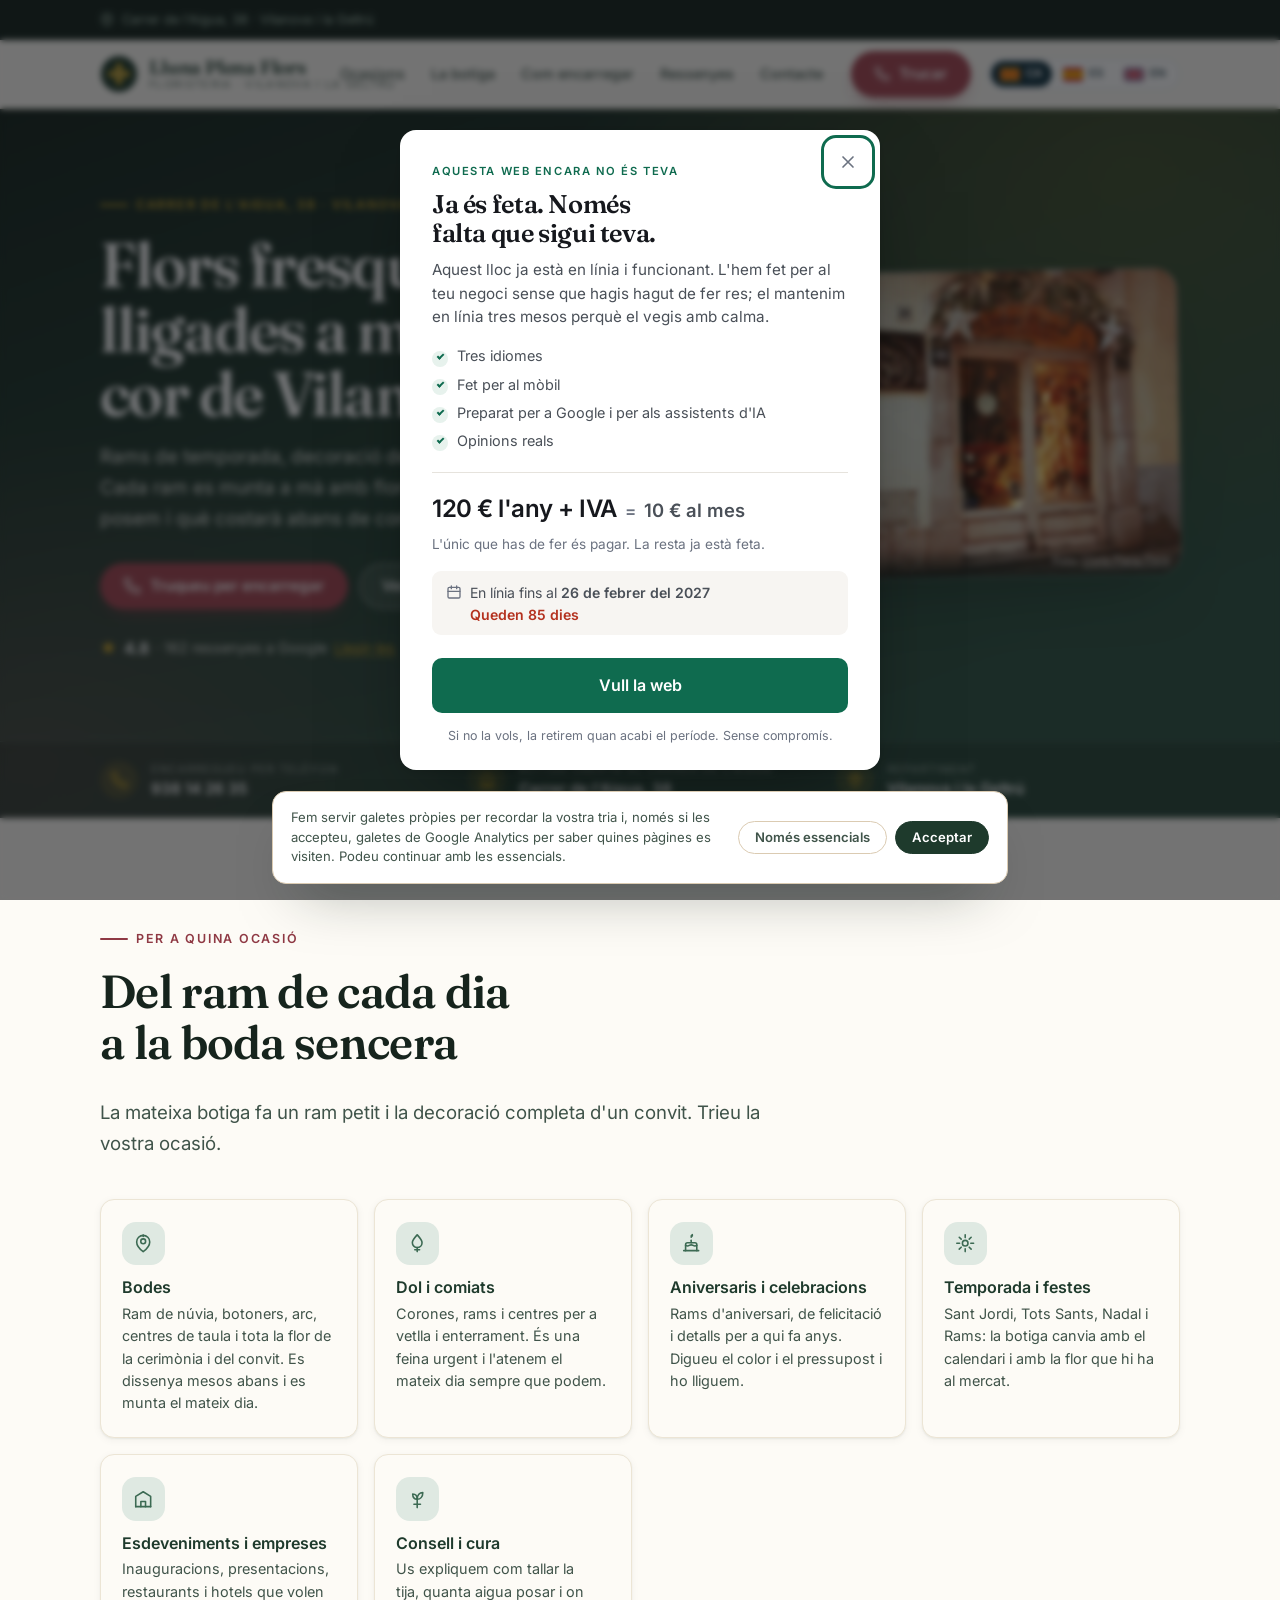
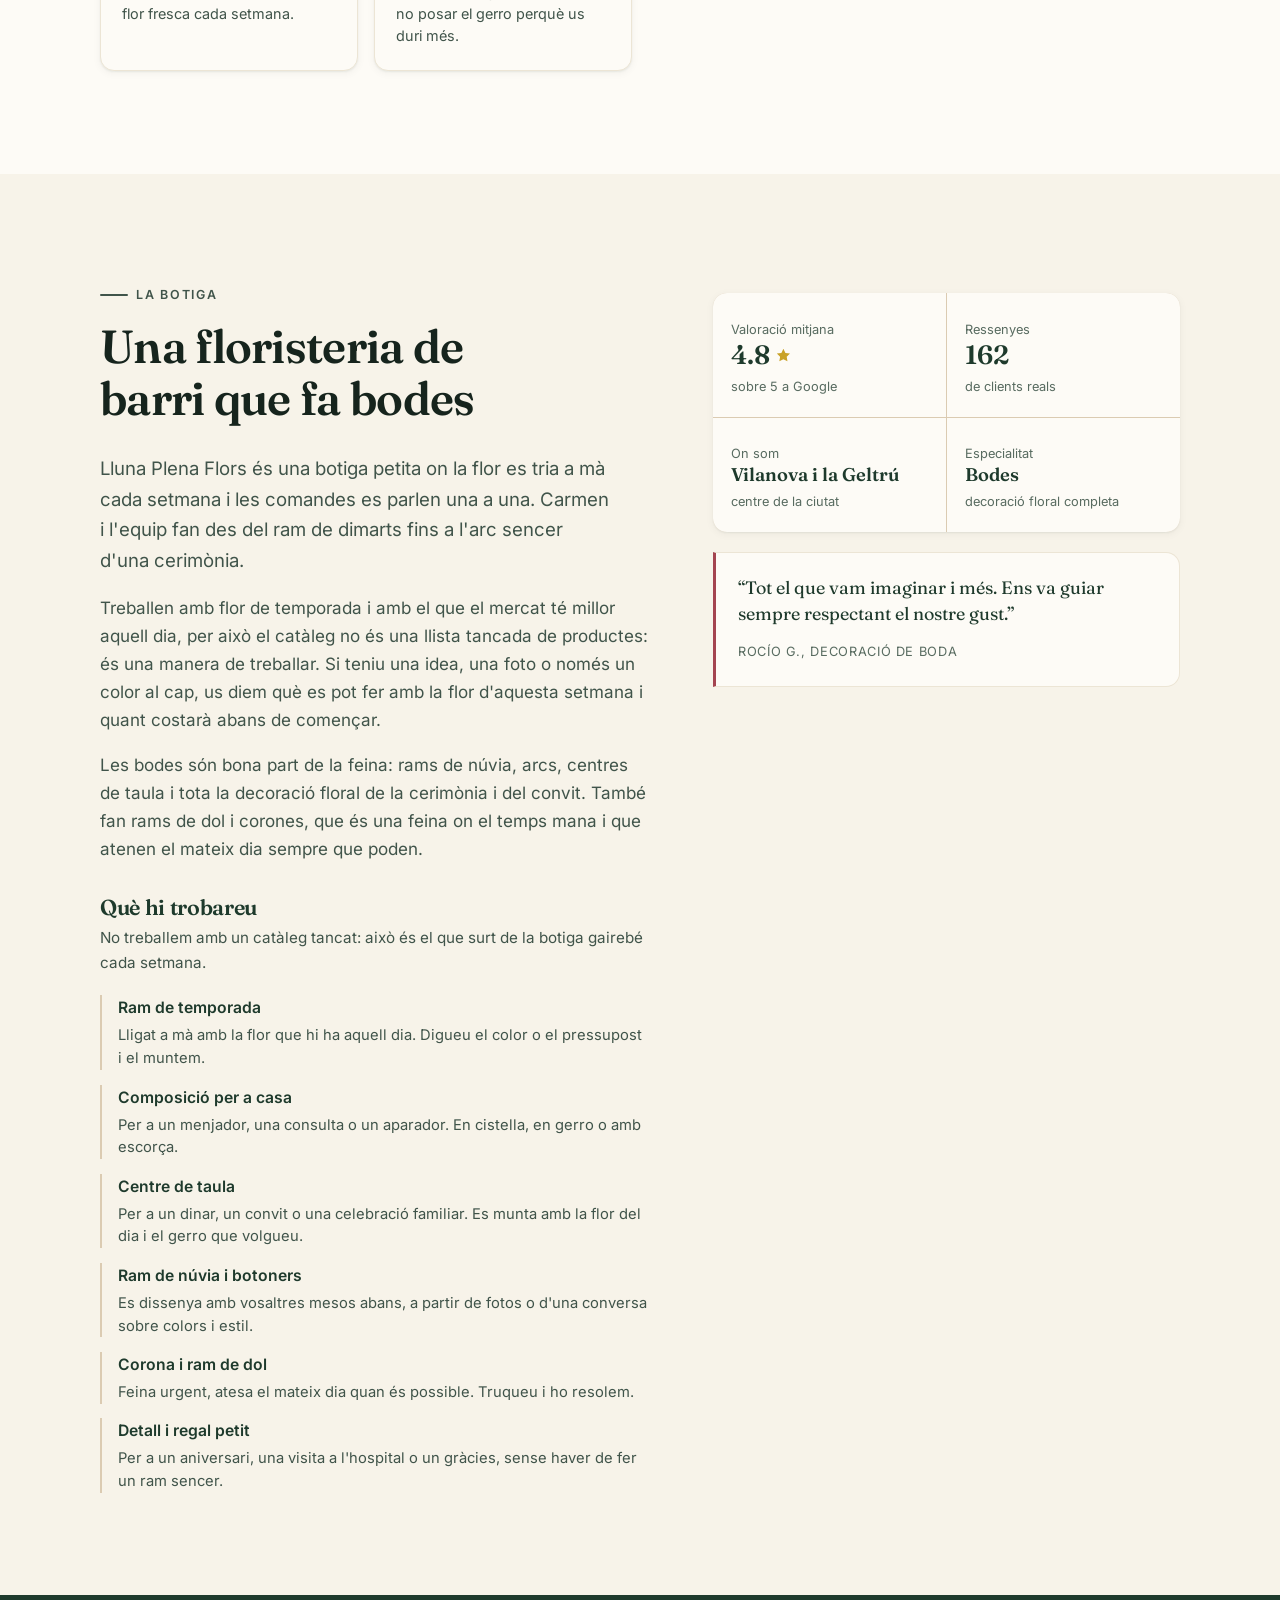
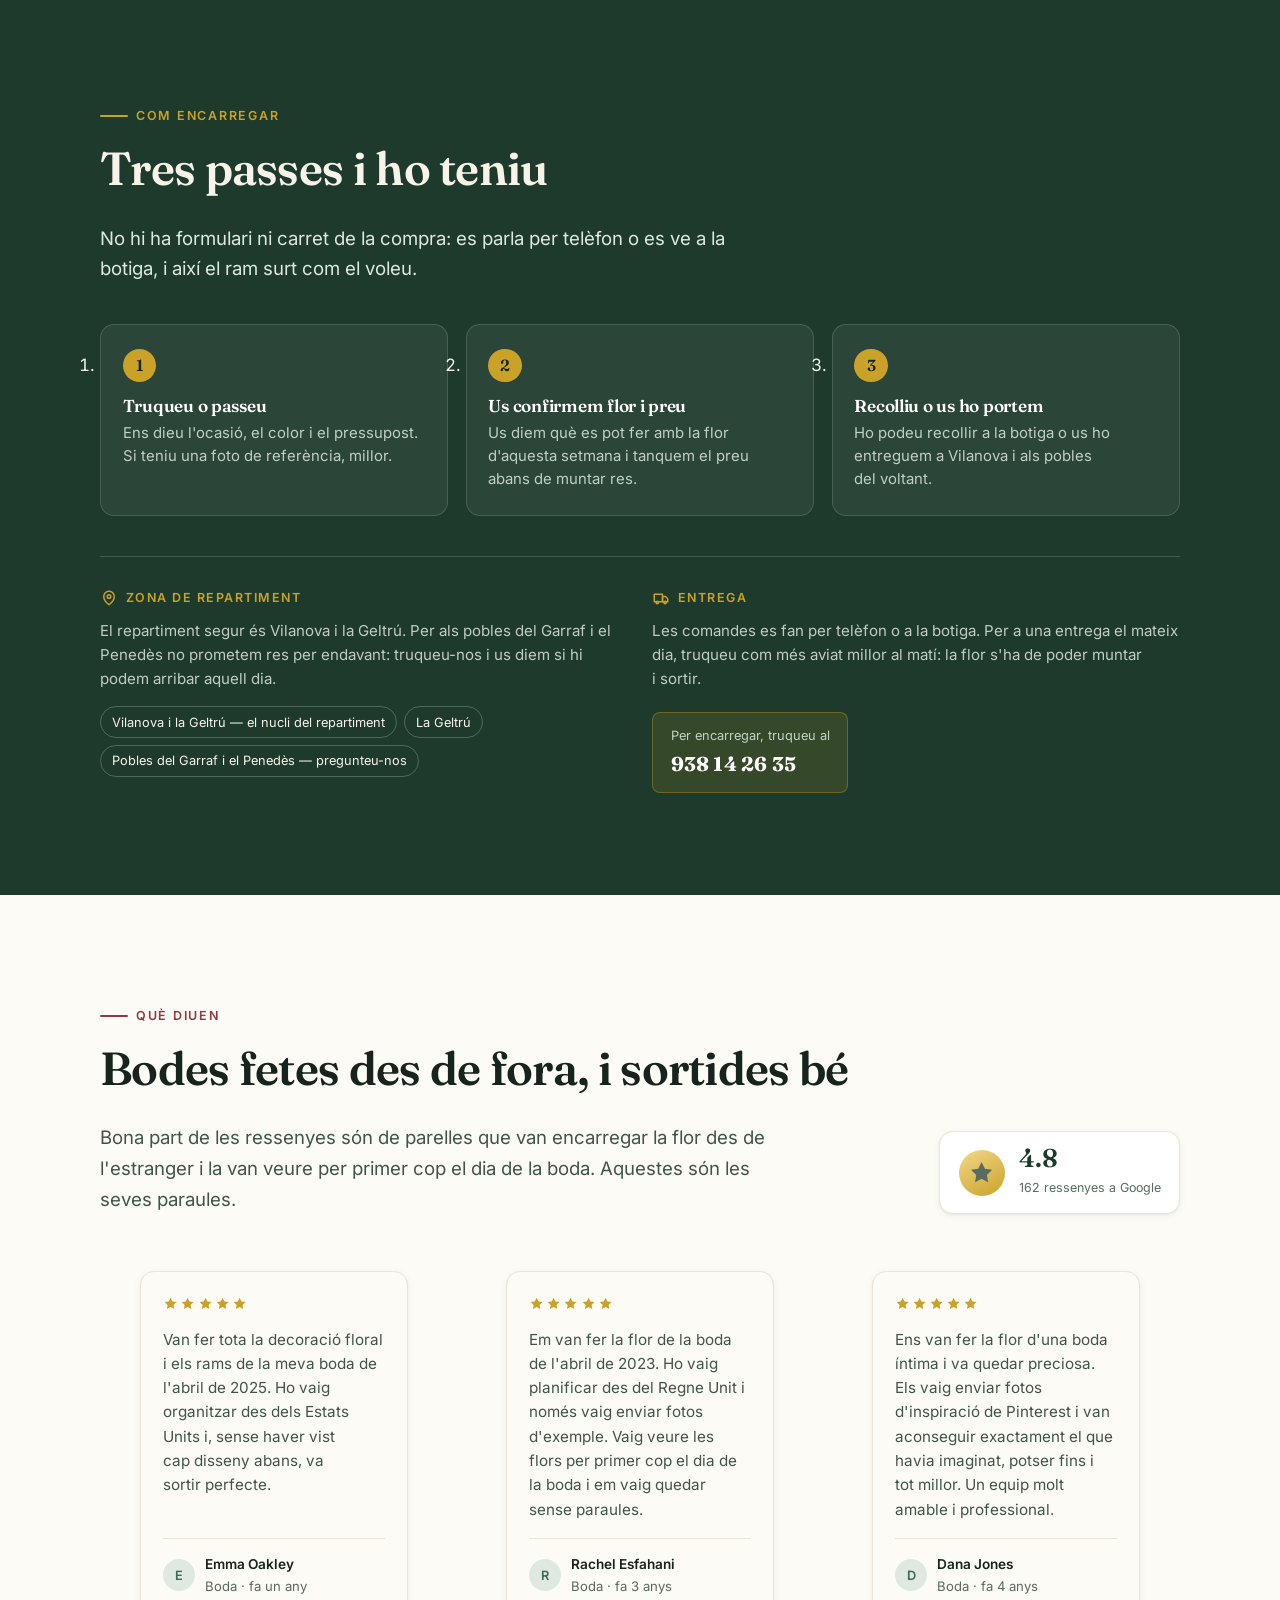
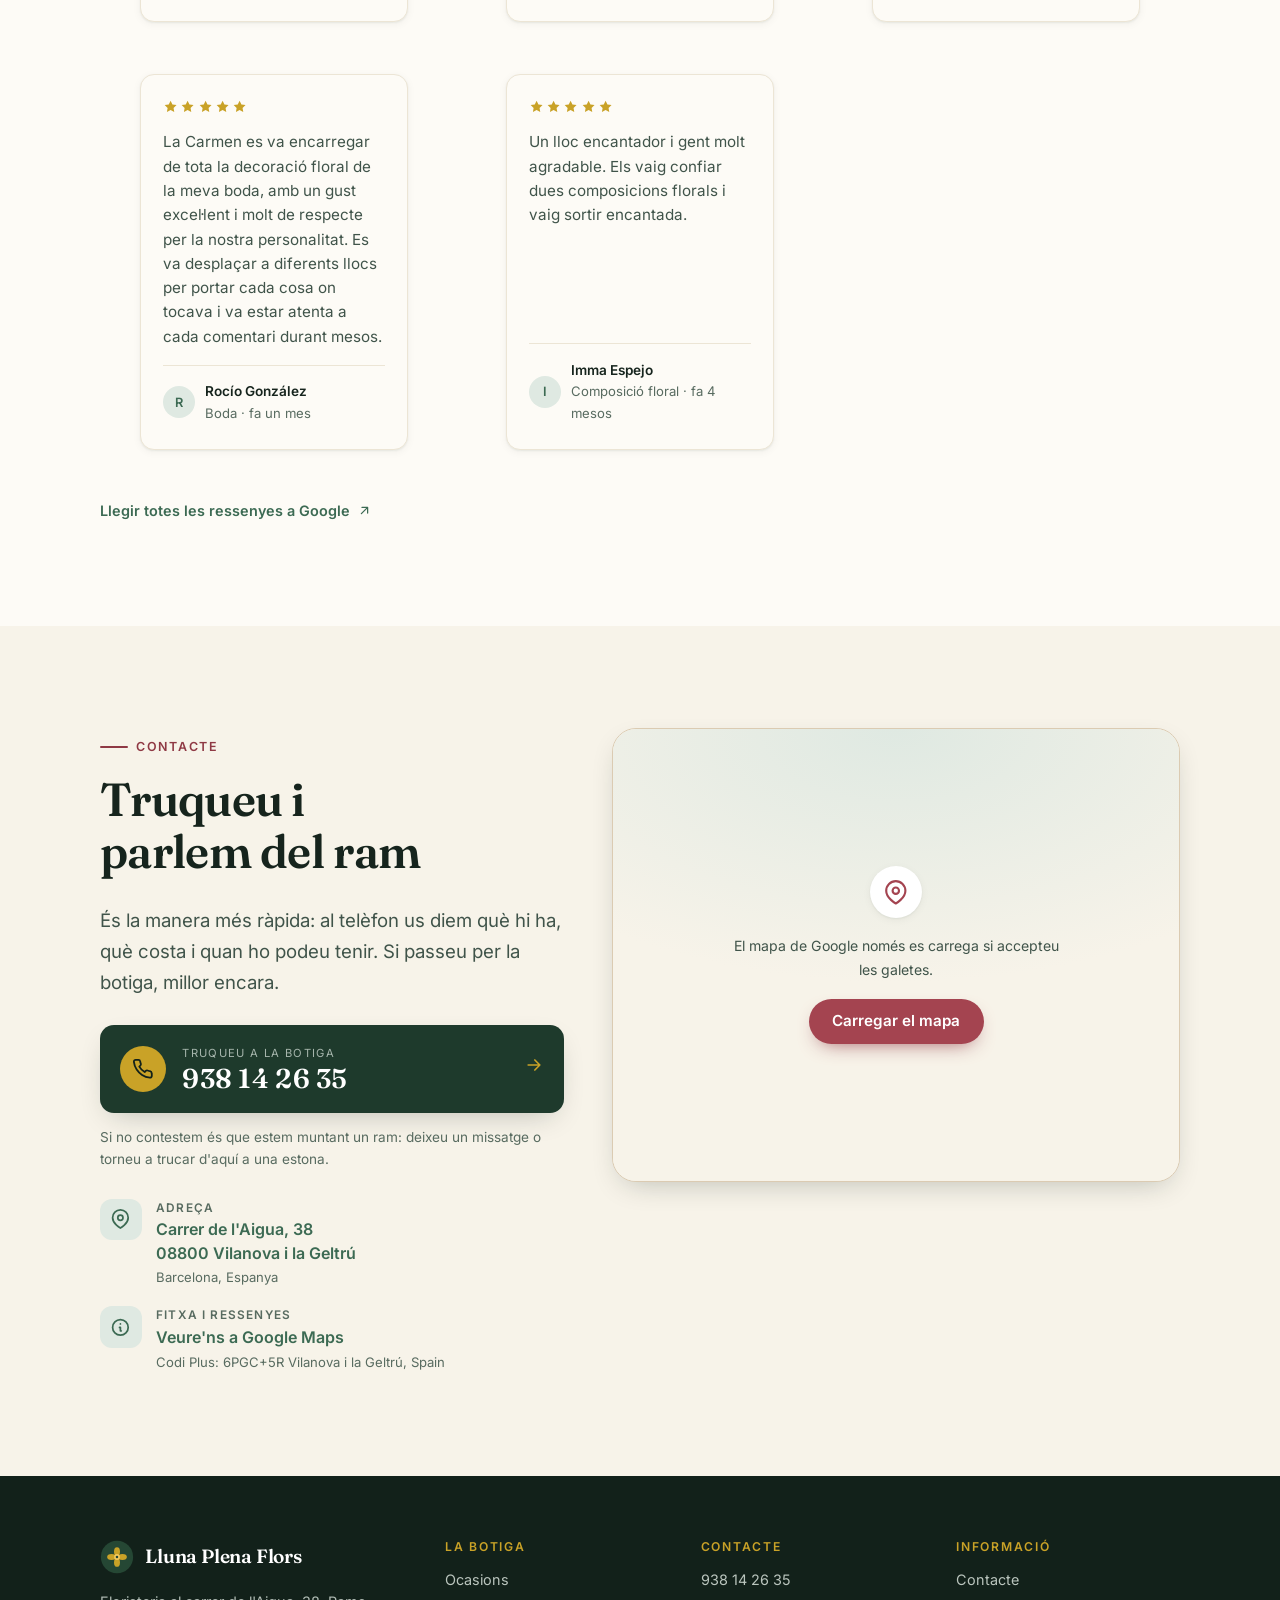
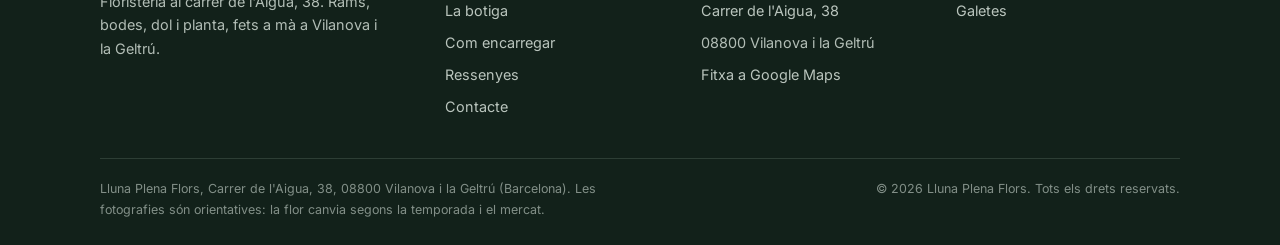
<file: index.html>
<!DOCTYPE html>
<html lang="ca" dir="ltr">
<head>
<meta charset="utf-8">
<meta name="viewport" content="width=device-width, initial-scale=1">
<title>Lluna Plena Flors · Floristeria a Vilanova i la Geltrú</title>
<meta name="description" content="Floristeria al carrer de l&#39;Aigua, 38, Vilanova i la Geltrú. Rams de temporada, decoració floral de boda, corones de dol i entrega a domicili. Truqueu al 938 14 26 35.">
<meta name="author" content="Lluna Plena Flors">
<meta name="theme-color" content="#12211a">
<meta name="robots" content="index, follow">
<link rel="canonical" href="https://llunaplenaflors.vilanovailageltru.info/">

<meta property="og:type" content="website">
<meta property="og:site_name" content="Lluna Plena Flors">
<meta property="og:title" content="Lluna Plena Flors · Floristeria a Vilanova i la Geltrú">
<meta property="og:description" content="Floristeria al carrer de l&#39;Aigua, 38, Vilanova i la Geltrú. Rams de temporada, decoració floral de boda, corones de dol i entrega a domicili. Truqueu al 938 14 26 35.">
<meta property="og:locale" content="ca_ES">
<meta property="og:url" content="https://llunaplenaflors.vilanovailageltru.info/">
<meta property="og:image" content="https://llunaplenaflors.vilanovailageltru.info/assets/img/og-image.jpg">
<meta property="og:image:width" content="1200">
<meta property="og:image:height" content="630">
<meta property="og:image:alt" content="Flors de temporada i rams fets a mà a la floristeria Lluna Plena Flors de Vilanova i la Geltrú">
<meta name="twitter:card" content="summary_large_image">
<meta name="twitter:title" content="Lluna Plena Flors · Floristeria a Vilanova i la Geltrú">
<meta name="twitter:description" content="Floristeria al carrer de l&#39;Aigua, 38, Vilanova i la Geltrú. Rams de temporada, decoració floral de boda, corones de dol i entrega a domicili. Truqueu al 938 14 26 35.">
<meta name="twitter:image" content="https://llunaplenaflors.vilanovailageltru.info/assets/img/og-image.jpg">


<link rel="alternate" hreflang="ca-ES" href="https://llunaplenaflors.vilanovailageltru.info/">

<link rel="alternate" hreflang="es-ES" href="https://llunaplenaflors.vilanovailageltru.info/es/">

<link rel="alternate" hreflang="en-GB" href="https://llunaplenaflors.vilanovailageltru.info/en/">

<link rel="alternate" hreflang="x-default" href="https://llunaplenaflors.vilanovailageltru.info/">


<link rel="icon" href="./assets/img/favicon.svg" type="image/svg+xml">
<link rel="apple-touch-icon" href="./assets/img/apple-touch-icon.png">
<link rel="manifest" href="./site.webmanifest">
<link rel="preload" href="./assets/fonts/fraunces-latin.woff2" as="font" type="font/woff2" crossorigin>
<link rel="preload" href="./assets/fonts/inter-latin.woff2" as="font" type="font/woff2" crossorigin>
<link rel="stylesheet" href="./assets/css/components.css">
<link rel="stylesheet" href="./assets/css/header-tools.css">
<link rel="stylesheet" href="./assets/css/styles.css">
<link rel="stylesheet" href="./assets/css/offer-panel.css">

<script>
  /* Google Analytics 4 with consent mode. Goes in <head> of every generated page,
     before any other script. Nothing is fetched from Google until the visitor
     accepts, and storage stays denied by default even if the tag loads elsewhere. */
  (function () {
    var ID = 'G-71LT2Q093H';
    var KEY = 'cookie-consent-v1';
    var accepted = false;
    try { accepted = localStorage.getItem(KEY) === 'accepted'; } catch (e) {}

    window.dataLayer = window.dataLayer || [];
    window.gtag = function () { window.dataLayer.push(arguments); };
    gtag('js', new Date());

    gtag('consent', 'default', {
      ad_storage: 'denied',
      ad_user_data: 'denied',
      ad_personalization: 'denied',
      analytics_storage: 'denied'
    });

    function load() {
      if (window.__gaLoaded) return;
      window.__gaLoaded = true;
      var s = document.createElement('script');
      s.async = true;
      s.src = 'https://www.googletagmanager.com/gtag/js?id=' + ID;
      document.head.appendChild(s);
      gtag('config', ID);
    }

    function grant() {
      load();
      gtag('consent', 'update', {
        ad_storage: 'granted',
        ad_user_data: 'granted',
        ad_personalization: 'granted',
        analytics_storage: 'granted'
      });
    }

    /* The cookie banner calls this from BOTH buttons; nothing touches Google before it runs. */
    window.__analyticsConsent = function (isAccepted) {
      try { localStorage.setItem(KEY, isAccepted ? 'accepted' : 'essential'); } catch (e) {}
      if (isAccepted) grant();
    };

    if (accepted) grant();
  })();
</script>
<script type="application/ld+json">
{
  "@context": "https://schema.org",
  "@type": "Florist",
  "@id": "https://llunaplenaflors.vilanovailageltru.info/#business",
  "name": "Lluna Plena Flors",
  "url": "https://llunaplenaflors.vilanovailageltru.info",
  "image": "https://llunaplenaflors.vilanovailageltru.info/assets/img/og-image.jpg",
  "telephone": "+34938142635",
  "address": {
    "@type": "PostalAddress",
    "streetAddress": "Carrer de l'Aigua, 38",
    "postalCode": "08800",
    "addressLocality": "Vilanova i la Geltrú",
    "addressRegion": "Barcelona",
    "addressCountry": "ES"
  },
  "geo": {
    "@type": "GeoCoordinates",
    "latitude": 41.2254394,
    "longitude": 1.7220513
  },
  "hasMap": "https://maps.google.com/?cid=5836549280904617496&g_mp=Cilnb29nbGUubWFwcy5wbGFjZXMudjEuUGxhY2VzLlNlYXJjaE5lYXJieRACGAQgAA",
  "inLanguage": "ca",
  "aggregateRating": {
    "@type": "AggregateRating",
    "ratingValue": 4.8,
    "reviewCount": 162,
    "bestRating": 5,
    "worstRating": 1
  }
}
</script>
</head>
<body>
<a class="skip-link" href="#main">Vés al contingut</a>

<div class="topbar">
  <div class="wrap topbar__inner">
    <p class="topbar__note">
      <svg viewBox="0 0 24 24" width="14" height="14" fill="none" stroke="currentColor" stroke-width="2" stroke-linecap="round" stroke-linejoin="round" aria-hidden="true"><path d="M21 10c0 7-9 12-9 12S3 17 3 10a9 9 0 0 1 18 0Z"/><circle cx="12" cy="10" r="3"/></svg>
      Carrer de l&#39;Aigua, 38 · Vilanova i la Geltrú
    </p>
    <nav class="langs" aria-label="Canvi d&#39;idioma">
      
      <a class="langs__link" href="./" hreflang="ca" lang="ca" aria-current="true">
        <span class="langs__flag" aria-hidden="true"><svg viewBox="0 0 24 16"><rect width="24" height="16" fill="#fcdd09"/><g fill="#da121a"><rect y="1.7778" width="24" height="1.7778"/><rect y="5.3334" width="24" height="1.7778"/><rect y="8.889" width="24" height="1.7778"/><rect y="12.4446" width="24" height="1.7778"/></g></svg></span>
        <span class="langs__code">ca</span>
        <span class="sr-only">Català</span>
      </a>
      
      <a class="langs__link" href="./es/" hreflang="es" lang="es">
        <span class="langs__flag" aria-hidden="true"><svg viewBox="0 0 24 16"><rect width="24" height="16" fill="#c60b1e"/><rect y="4" width="24" height="8" fill="#ffc400"/></svg></span>
        <span class="langs__code">es</span>
        <span class="sr-only">Español</span>
      </a>
      
      <a class="langs__link" href="./en/" hreflang="en" lang="en">
        <span class="langs__flag" aria-hidden="true"><svg viewBox="0 0 24 16"><rect width="24" height="16" fill="#00247d"/><path d="M0 0 24 16M24 0 0 16" stroke="#fff" stroke-width="3.2"/><path d="M0 0 24 16M24 0 0 16" stroke="#cf142b" stroke-width="1.6"/><path d="M12 0v16M0 8h24" stroke="#fff" stroke-width="5.2"/><path d="M12 0v16M0 8h24" stroke="#cf142b" stroke-width="3"/></svg></span>
        <span class="langs__code">en</span>
        <span class="sr-only">English</span>
      </a>
      
    </nav>
  </div>
</div>

<header class="header">
  <div class="wrap header__inner">
    <a class="brand" href="./" aria-label="Lluna Plena Flors — Vilanova i la Geltrú">
      <svg class="brand__mark" viewBox="0 0 40 40" width="38" height="38" aria-hidden="true">
        <circle cx="20" cy="20" r="19" fill="#1e3a2c"/>
        <g fill="#c9a227">
          <ellipse cx="20" cy="13.6" rx="3.5" ry="5.2"/>
          <ellipse cx="20" cy="26.4" rx="3.5" ry="5.2"/>
          <ellipse cx="13.6" cy="20" rx="5.2" ry="3.5"/>
          <ellipse cx="26.4" cy="20" rx="5.2" ry="3.5"/>
        </g>
        <circle cx="20" cy="20" r="3.4" fill="#f4c95d"/>
        <circle cx="20" cy="20" r="1.5" fill="#1e3a2c"/>
      </svg>
      <span class="brand__text">
        <span class="brand__name">Lluna Plena Flors</span>
        <span class="brand__sub">Floristeria · Vilanova i la Geltrú</span>
      </span>
    </a>
    <nav class="nav" id="site-nav" data-open="false" aria-label="Navegació principal">
      <ul class="nav__list">
        <li><a class="nav__link" href="#ocasions">Ocasions</a></li>
        <li><a class="nav__link" href="#botiga">La botiga</a></li>
        <li><a class="nav__link" href="#comanda">Com encarregar</a></li>
        <li><a class="nav__link" href="#ressenyes">Ressenyes</a></li>
        <li><a class="nav__link" href="#contacte">Contacte</a></li>
      </ul>
    </nav>
    <a class="btn btn--primary header__cta" href="tel:+34938142635">
      <svg viewBox="0 0 24 24" width="16" height="16" fill="none" stroke="currentColor" stroke-width="2" stroke-linecap="round" stroke-linejoin="round" aria-hidden="true"><path d="M22 16.9v3a2 2 0 0 1-2.2 2 19.8 19.8 0 0 1-8.6-3.1 19.5 19.5 0 0 1-6-6A19.8 19.8 0 0 1 2.1 4.2 2 2 0 0 1 4.1 2h3a2 2 0 0 1 2 1.7c.1.9.4 1.8.7 2.6a2 2 0 0 1-.5 2.1L8.1 9.6a16 16 0 0 0 6 6l1.2-1.2a2 2 0 0 1 2.1-.5c.8.3 1.7.6 2.6.7a2 2 0 0 1 1.7 2.1Z"/></svg>
      Trucar
    </a>
    <button class="nav-toggle" type="button" aria-expanded="false" aria-controls="site-nav" aria-label="Obrir o tancar el menú">
      <svg viewBox="0 0 24 24" width="22" height="22" fill="none" stroke="currentColor" stroke-width="2" stroke-linecap="round" aria-hidden="true"><path d="M4 7h16M4 12h16M4 17h16"/></svg>
    </button>
  </div>
</header>

<main id="main">

  <!-- HERO — product-led: the flowers take the space, the phone number takes the action -->
  <section class="hero" aria-labelledby="hero-title">
    <div class="wrap hero__inner">
      <div class="hero__copy">
        <p class="eyebrow hero__eyebrow">Carrer de l&#39;Aigua, 38 · Vilanova i la Geltrú</p>
        <h1 class="hero__title" id="hero-title">Flors fresques, lligades a mà, al cor de Vilanova</h1>
        <p class="hero__subtitle">Rams de temporada, decoració de boda i corones de dol. Cada ram es munta a mà amb flor fresca, i us diem què hi posem i què costarà abans de començar.</p>
        <div class="hero__actions">
          <a class="btn btn--primary" href="tel:+34938142635">
            <svg viewBox="0 0 24 24" width="18" height="18" fill="none" stroke="currentColor" stroke-width="2" stroke-linecap="round" stroke-linejoin="round" aria-hidden="true"><path d="M22 16.9v3a2 2 0 0 1-2.2 2 19.8 19.8 0 0 1-8.6-3.1 19.5 19.5 0 0 1-6-6A19.8 19.8 0 0 1 2.1 4.2 2 2 0 0 1 4.1 2h3a2 2 0 0 1 2 1.7c.1.9.4 1.8.7 2.6a2 2 0 0 1-.5 2.1L8.1 9.6a16 16 0 0 0 6 6l1.2-1.2a2 2 0 0 1 2.1-.5c.8.3 1.7.6 2.6.7a2 2 0 0 1 1.7 2.1Z"/></svg>
            Truqueu per encarregar
          </a>
          <a class="btn btn--light" href="#ocasions">
            Veure per a quina ocasió
            <svg viewBox="0 0 24 24" width="17" height="17" fill="none" stroke="currentColor" stroke-width="2" stroke-linecap="round" stroke-linejoin="round" aria-hidden="true"><path d="M12 5v14M6 13l6 6 6-6"/></svg>
          </a>
        </div>
        
        <p class="hero__proof">
          <span class="hero__proofStar" aria-hidden="true">
            <svg viewBox="0 0 24 24" fill="currentColor"><path d="M12 2.6l2.9 5.9 6.5.95-4.7 4.6 1.1 6.45L12 17.4l-5.8 3.1 1.1-6.45-4.7-4.6 6.5-.95L12 2.6Z"/></svg>
          </span>
          <b>4.8</b>
          <span>· 162 ressenyes a Google</span>
          <a href="https://www.google.com/maps/place//data=!4m4!3m3!1s0x12a386fdab1f8829:0x50ff96a5ca619e18!9m1!1b1?g_mp=Cilnb29nbGUubWFwcy5wbGFjZXMudjEuUGxhY2VzLlNlYXJjaE5lYXJieRACGAQgAA" target="_blank" rel="noopener">Llegir-les</a>
        </p>
        
      </div>

      <div class="hero__aside">
        
        <figure class="hero__photo">
          <img src="./assets/img/hero-photo.jpg" alt="Aparador de Lluna Plena Flors amb rams i composicions de flor natural" width="788" height="549" fetchpriority="high" decoding="async">
          
          <figcaption data-photo-credit>
            Foto:
            <a href="https://maps.google.com/maps/contrib/111489482927091731445" target="_blank" rel="noopener nofollow">Lluna Plena Flors</a>
          </figcaption>
          
        </figure>
        
      </div>
    </div>

    <div class="orderstrip">
      <div class="wrap orderstrip__inner">
        <div class="orderstrip__item">
          <span class="orderstrip__icon" aria-hidden="true">
            <svg viewBox="0 0 24 24" fill="none" stroke="currentColor" stroke-width="2" stroke-linecap="round" stroke-linejoin="round"><path d="M22 16.9v3a2 2 0 0 1-2.2 2 19.8 19.8 0 0 1-8.6-3.1 19.5 19.5 0 0 1-6-6A19.8 19.8 0 0 1 2.1 4.2 2 2 0 0 1 4.1 2h3a2 2 0 0 1 2 1.7c.1.9.4 1.8.7 2.6a2 2 0 0 1-.5 2.1L8.1 9.6a16 16 0 0 0 6 6l1.2-1.2a2 2 0 0 1 2.1-.5c.8.3 1.7.6 2.6.7a2 2 0 0 1 1.7 2.1Z"/></svg>
          </span>
          <div>
            <span class="orderstrip__label">Encarregueu per telèfon</span>
            <a class="orderstrip__value" href="tel:+34938142635">938 14 26 35</a>
          </div>
        </div>
        <div class="orderstrip__item">
          <span class="orderstrip__icon" aria-hidden="true">
            <svg viewBox="0 0 24 24" fill="none" stroke="currentColor" stroke-width="2" stroke-linecap="round" stroke-linejoin="round"><path d="M3 21h18"/><path d="M5 21V8l7-5 7 5v13"/><path d="M10 21v-6h4v6"/></svg>
          </span>
          <div>
            <span class="orderstrip__label">Botiga oberta al carrer de l&#39;Aigua</span>
            <a class="orderstrip__value" href="https://maps.google.com/?cid=5836549280904617496&amp;g_mp=Cilnb29nbGUubWFwcy5wbGFjZXMudjEuUGxhY2VzLlNlYXJjaE5lYXJieRACGAQgAA" target="_blank" rel="noopener">Carrer de l&#39;Aigua, 38</a>
          </div>
        </div>
        <div class="orderstrip__item">
          <span class="orderstrip__icon" aria-hidden="true">
            <svg viewBox="0 0 24 24" fill="none" stroke="currentColor" stroke-width="2" stroke-linecap="round" stroke-linejoin="round"><path d="M12 21s7-5.2 7-11a7 7 0 1 0-14 0c0 5.8 7 11 7 11Z"/><circle cx="12" cy="10" r="2.4"/></svg>
          </span>
          <div>
            <span class="orderstrip__label">Repartiment</span>
            <span class="orderstrip__value">Vilanova i la Geltrú</span>
          </div>
        </div>
      </div>
    </div>
  </section>

  <!-- OCCASIONS — the first question a florist customer has is "can you do this for…" -->
  <section class="section" id="ocasions" aria-labelledby="ocasions-title">
    <div class="wrap">
      <div class="section__head reveal">
        <p class="eyebrow">Per a quina ocasió</p>
        <h2 class="h2" id="ocasions-title">Del ram de cada dia a la boda sencera</h2>
        <p class="lead">La mateixa botiga fa un ram petit i la decoració completa d&#39;un convit. Trieu la vostra ocasió.</p>
      </div>
      <ul class="cards">
        
        <li class="card reveal">
          <span class="card__icon" aria-hidden="true"><svg viewBox="0 0 24 24" fill="none" stroke="currentColor" stroke-width="1.7" stroke-linecap="round" stroke-linejoin="round" aria-hidden="true"><path d="M12 21s7-5.2 7-10.4A7 7 0 0 0 5 10.6C5 15.8 12 21 12 21Z"/><circle cx="12" cy="10" r="2.6"/><path d="M12 3.2v1.6"/></svg></span>
          <h3>Bodes</h3>
          <p>Ram de núvia, botoners, arc, centres de taula i tota la flor de la cerimònia i del convit. Es dissenya mesos abans i es munta el mateix dia.</p>
        </li>
        
        <li class="card reveal">
          <span class="card__icon" aria-hidden="true"><svg viewBox="0 0 24 24" fill="none" stroke="currentColor" stroke-width="1.7" stroke-linecap="round" stroke-linejoin="round" aria-hidden="true"><path d="M12 3c3 3.4 5.2 5.6 5.2 8.4A5.2 5.2 0 0 1 12 16.6a5.2 5.2 0 0 1-5.2-5.2C6.8 8.6 9 6.4 12 3Z"/><path d="M12 16.6V21"/><path d="M9.4 19h5.2"/></svg></span>
          <h3>Dol i comiats</h3>
          <p>Corones, rams i centres per a vetlla i enterrament. És una feina urgent i l&#39;atenem el mateix dia sempre que podem.</p>
        </li>
        
        <li class="card reveal">
          <span class="card__icon" aria-hidden="true"><svg viewBox="0 0 24 24" fill="none" stroke="currentColor" stroke-width="1.7" stroke-linecap="round" stroke-linejoin="round" aria-hidden="true"><path d="M4 20h16"/><path d="M6 20v-6.4a2 2 0 0 1 2-2h8a2 2 0 0 1 2 2V20"/><path d="M12 11.6V8.8"/><path d="M12 5.6c1.2-1 1.6-2 1.2-2.8-.7.3-1.5 1-1.2 2.8Z"/><path d="M6 14.4c1.6 1 2.4 1 4 0s2.4-1 4 0 2.4 1 4 0"/></svg></span>
          <h3>Aniversaris i celebracions</h3>
          <p>Rams d&#39;aniversari, de felicitació i detalls per a qui fa anys. Digueu el color i el pressupost i ho lliguem.</p>
        </li>
        
        <li class="card reveal">
          <span class="card__icon" aria-hidden="true"><svg viewBox="0 0 24 24" fill="none" stroke="currentColor" stroke-width="1.7" stroke-linecap="round" stroke-linejoin="round" aria-hidden="true"><circle cx="12" cy="12" r="3"/><path d="M12 3v3M12 18v3M3 12h3M18 12h3M5.6 5.6l2.1 2.1M16.3 16.3l2.1 2.1M18.4 5.6l-2.1 2.1M7.7 16.3l-2.1 2.1"/></svg></span>
          <h3>Temporada i festes</h3>
          <p>Sant Jordi, Tots Sants, Nadal i Rams: la botiga canvia amb el calendari i amb la flor que hi ha al mercat.</p>
        </li>
        
        <li class="card reveal">
          <span class="card__icon" aria-hidden="true"><svg viewBox="0 0 24 24" fill="none" stroke="currentColor" stroke-width="1.7" stroke-linecap="round" stroke-linejoin="round" aria-hidden="true"><path d="M4 20V9l8-5 8 5v11"/><path d="M4 20h16"/><path d="M9.5 20v-5.5h5V20"/></svg></span>
          <h3>Esdeveniments i empreses</h3>
          <p>Inauguracions, presentacions, restaurants i hotels que volen flor fresca cada setmana.</p>
        </li>
        
        <li class="card reveal">
          <span class="card__icon" aria-hidden="true"><svg viewBox="0 0 24 24" fill="none" stroke="currentColor" stroke-width="1.7" stroke-linecap="round" stroke-linejoin="round" aria-hidden="true"><path d="M12 12c0-4.4 2.6-7 6-7 0 4.4-2.6 7-6 7Z"/><path d="M12 12c0-3.4-2-5.6-4.8-5.6C7.2 9.8 9.2 12 12 12Z"/><path d="M12 12v9"/><path d="M8.5 17.5h7"/></svg></span>
          <h3>Consell i cura</h3>
          <p>Us expliquem com tallar la tija, quanta aigua posar i on no posar el gerro perquè us duri més.</p>
        </li>
        
      </ul>
    </div>
  </section>

  <!-- THE SHOP — what is actually on the counter, plus who makes it -->
  <section class="section section--ivory" id="botiga" aria-labelledby="botiga-title">
    <div class="wrap">
      <div class="shop__grid">
        <div class="shop__copy reveal">
          <p class="eyebrow">La botiga</p>
          <h2 class="h2" id="botiga-title">Una floristeria de barri que fa bodes</h2>
          <p class="lead">Lluna Plena Flors és una botiga petita on la flor es tria a mà cada setmana i les comandes es parlen una a una. Carmen i l&#39;equip fan des del ram de dimarts fins a l&#39;arc sencer d&#39;una cerimònia.</p>
          <p>Treballen amb flor de temporada i amb el que el mercat té millor aquell dia, per això el catàleg no és una llista tancada de productes: és una manera de treballar. Si teniu una idea, una foto o només un color al cap, us diem què es pot fer amb la flor d&#39;aquesta setmana i quant costarà abans de començar.</p>
          <p>Les bodes són bona part de la feina: rams de núvia, arcs, centres de taula i tota la decoració floral de la cerimònia i del convit. També fan rams de dol i corones, que és una feina on el temps mana i que atenen el mateix dia sempre que poden.</p>

          <h3 class="shop__listTitle">Què hi trobareu</h3>
          <p class="shop__listLead">No treballem amb un catàleg tancat: això és el que surt de la botiga gairebé cada setmana.</p>
          <dl class="shoplist">
            
            <div class="shoplist__item">
              <dt>Ram de temporada</dt>
              <dd>Lligat a mà amb la flor que hi ha aquell dia. Digueu el color o el pressupost i el muntem.</dd>
            </div>
            
            <div class="shoplist__item">
              <dt>Composició per a casa</dt>
              <dd>Per a un menjador, una consulta o un aparador. En cistella, en gerro o amb escorça.</dd>
            </div>
            
            <div class="shoplist__item">
              <dt>Centre de taula</dt>
              <dd>Per a un dinar, un convit o una celebració familiar. Es munta amb la flor del dia i el gerro que volgueu.</dd>
            </div>
            
            <div class="shoplist__item">
              <dt>Ram de núvia i botoners</dt>
              <dd>Es dissenya amb vosaltres mesos abans, a partir de fotos o d&#39;una conversa sobre colors i estil.</dd>
            </div>
            
            <div class="shoplist__item">
              <dt>Corona i ram de dol</dt>
              <dd>Feina urgent, atesa el mateix dia quan és possible. Truqueu i ho resolem.</dd>
            </div>
            
            <div class="shoplist__item">
              <dt>Detall i regal petit</dt>
              <dd>Per a un aniversari, una visita a l&#39;hospital o un gràcies, sense haver de fer un ram sencer.</dd>
            </div>
            
          </dl>
        </div>
        <div class="reveal">
          <dl class="stats">
            <div class="stat">
              <dt class="stat__label">Valoració mitjana</dt>
              <dd class="stat__value">
                4.8
                <svg viewBox="0 0 24 24" fill="currentColor" aria-hidden="true"><path d="M12 2.6l2.9 5.9 6.5.95-4.7 4.6 1.1 6.45L12 17.4l-5.8 3.1 1.1-6.45-4.7-4.6 6.5-.95L12 2.6Z"/></svg>
              </dd>
              <p class="stat__label">sobre 5 a Google</p>
            </div>
            <div class="stat">
              <dt class="stat__label">Ressenyes</dt>
              <dd class="stat__value">162</dd>
              <p class="stat__label">de clients reals</p>
            </div>
            <div class="stat">
              <dt class="stat__label">On som</dt>
              <dd class="stat__value stat__value--text">Vilanova i la Geltrú</dd>
              <p class="stat__label">centre de la ciutat</p>
            </div>
            <div class="stat">
              <dt class="stat__label">Especialitat</dt>
              <dd class="stat__value stat__value--text">Bodes</dd>
              <p class="stat__label">decoració floral completa</p>
            </div>
          </dl>
          <blockquote class="shop__pull reveal">
            <p>“Tot el que vam imaginar i més. Ens va guiar sempre respectant el nostre gust.”</p>
            <cite>Rocío G., decoració de boda</cite>
          </blockquote>
        </div>
      </div>
    </div>
  </section>

  <!-- HOW TO ORDER — delivery and service area belong here, not only in the footer -->
  <section class="section section--forest" id="comanda" aria-labelledby="comanda-title">
    <div class="wrap">
      <div class="section__head reveal">
        <p class="eyebrow">Com encarregar</p>
        <h2 class="h2" id="comanda-title">Tres passes i ho teniu</h2>
        <p class="lead">No hi ha formulari ni carret de la compra: es parla per telèfon o es ve a la botiga, i així el ram surt com el voleu.</p>
      </div>
      <ol class="steps">
        <li class="step reveal">
          <span class="step__num" aria-hidden="true">1</span>
          <h3>Truqueu o passeu</h3>
          <p>Ens dieu l&#39;ocasió, el color i el pressupost. Si teniu una foto de referència, millor.</p>
        </li>
        <li class="step reveal">
          <span class="step__num" aria-hidden="true">2</span>
          <h3>Us confirmem flor i preu</h3>
          <p>Us diem què es pot fer amb la flor d&#39;aquesta setmana i tanquem el preu abans de muntar res.</p>
        </li>
        <li class="step reveal">
          <span class="step__num" aria-hidden="true">3</span>
          <h3>Recolliu o us ho portem</h3>
          <p>Ho podeu recollir a la botiga o us ho entreguem a Vilanova i als pobles del voltant.</p>
        </li>
      </ol>
      <div class="delivery reveal">
        <div class="delivery__col">
          <h3 class="delivery__title">
            <svg viewBox="0 0 24 24" width="18" height="18" fill="none" stroke="currentColor" stroke-width="2" stroke-linecap="round" stroke-linejoin="round" aria-hidden="true"><path d="M12 21s7-5.2 7-11a7 7 0 1 0-14 0c0 5.8 7 11 7 11Z"/><circle cx="12" cy="10" r="2.4"/></svg>
            Zona de repartiment
          </h3>
          <p>El repartiment segur és Vilanova i la Geltrú. Per als pobles del Garraf i el Penedès no prometem res per endavant: truqueu-nos i us diem si hi podem arribar aquell dia.</p>
          <ul class="delivery__places">
            <li>Vilanova i la Geltrú — el nucli del repartiment</li><li>La Geltrú</li><li>Pobles del Garraf i el Penedès — pregunteu-nos</li>
          </ul>
        </div>
        <div class="delivery__col">
          <h3 class="delivery__title">
            <svg viewBox="0 0 24 24" width="18" height="18" fill="none" stroke="currentColor" stroke-width="2" stroke-linecap="round" stroke-linejoin="round" aria-hidden="true"><path d="M3 7h11v10H3z"/><path d="M14 10h4l3 3v4h-7z"/><circle cx="7" cy="18" r="1.6"/><circle cx="17.5" cy="18" r="1.6"/></svg>
            Entrega
          </h3>
          <p>Les comandes es fan per telèfon o a la botiga. Per a una entrega el mateix dia, truqueu com més aviat millor al matí: la flor s&#39;ha de poder muntar i sortir.</p>
          <a class="delivery__cta" href="tel:+34938142635">
            Per encarregar, truqueu al
            <strong>938 14 26 35</strong>
          </a>
        </div>
      </div>
    </div>
  </section>

  <!-- REVIEWS -->
  <section class="section" id="ressenyes" aria-labelledby="ressenyes-title">
    <div class="wrap">
      <div class="reviews__head reveal">
        <div>
          <p class="eyebrow">Què diuen</p>
          <h2 class="h2" id="ressenyes-title">Bodes fetes des de fora, i sortides bé</h2>
          <p class="lead">Bona part de les ressenyes són de parelles que van encarregar la flor des de l&#39;estranger i la van veure per primer cop el dia de la boda. Aquestes són les seves paraules.</p>
        </div>
        <div class="reviews__score">
          <span class="rating__star" aria-hidden="true">
            <svg viewBox="0 0 24 24" fill="currentColor"><path d="M12 2.6l2.9 5.9 6.5.95-4.7 4.6 1.1 6.45L12 17.4l-5.8 3.1 1.1-6.45-4.7-4.6 6.5-.95L12 2.6Z"/></svg>
          </span>
          <div>
            <b>4.8</b>
            <span>162 ressenyes a Google</span>
          </div>
        </div>
      </div>
      <div class="quotes">
        
        <figure class="quote reveal">
          <div class="quote__stars" aria-label="5 de 5 estrelles">
            <svg viewBox="0 0 24 24" fill="currentColor" aria-hidden="true"><path d="M12 2.6l2.9 5.9 6.5.95-4.7 4.6 1.1 6.45L12 17.4l-5.8 3.1 1.1-6.45-4.7-4.6 6.5-.95L12 2.6Z"/></svg><svg viewBox="0 0 24 24" fill="currentColor" aria-hidden="true"><path d="M12 2.6l2.9 5.9 6.5.95-4.7 4.6 1.1 6.45L12 17.4l-5.8 3.1 1.1-6.45-4.7-4.6 6.5-.95L12 2.6Z"/></svg><svg viewBox="0 0 24 24" fill="currentColor" aria-hidden="true"><path d="M12 2.6l2.9 5.9 6.5.95-4.7 4.6 1.1 6.45L12 17.4l-5.8 3.1 1.1-6.45-4.7-4.6 6.5-.95L12 2.6Z"/></svg><svg viewBox="0 0 24 24" fill="currentColor" aria-hidden="true"><path d="M12 2.6l2.9 5.9 6.5.95-4.7 4.6 1.1 6.45L12 17.4l-5.8 3.1 1.1-6.45-4.7-4.6 6.5-.95L12 2.6Z"/></svg><svg viewBox="0 0 24 24" fill="currentColor" aria-hidden="true"><path d="M12 2.6l2.9 5.9 6.5.95-4.7 4.6 1.1 6.45L12 17.4l-5.8 3.1 1.1-6.45-4.7-4.6 6.5-.95L12 2.6Z"/></svg>
          </div>
          <blockquote><p>Van fer tota la decoració floral i els rams de la meva boda de l&#39;abril de 2025. Ho vaig organitzar des dels Estats Units i, sense haver vist cap disseny abans, va sortir perfecte.</p></blockquote>
          <figcaption>
            <span class="quote__avatar" aria-hidden="true">E</span>
            <span>
              <strong>Emma Oakley</strong>
              Boda · fa un any
            </span>
          </figcaption>
        </figure>
        
        <figure class="quote reveal">
          <div class="quote__stars" aria-label="5 de 5 estrelles">
            <svg viewBox="0 0 24 24" fill="currentColor" aria-hidden="true"><path d="M12 2.6l2.9 5.9 6.5.95-4.7 4.6 1.1 6.45L12 17.4l-5.8 3.1 1.1-6.45-4.7-4.6 6.5-.95L12 2.6Z"/></svg><svg viewBox="0 0 24 24" fill="currentColor" aria-hidden="true"><path d="M12 2.6l2.9 5.9 6.5.95-4.7 4.6 1.1 6.45L12 17.4l-5.8 3.1 1.1-6.45-4.7-4.6 6.5-.95L12 2.6Z"/></svg><svg viewBox="0 0 24 24" fill="currentColor" aria-hidden="true"><path d="M12 2.6l2.9 5.9 6.5.95-4.7 4.6 1.1 6.45L12 17.4l-5.8 3.1 1.1-6.45-4.7-4.6 6.5-.95L12 2.6Z"/></svg><svg viewBox="0 0 24 24" fill="currentColor" aria-hidden="true"><path d="M12 2.6l2.9 5.9 6.5.95-4.7 4.6 1.1 6.45L12 17.4l-5.8 3.1 1.1-6.45-4.7-4.6 6.5-.95L12 2.6Z"/></svg><svg viewBox="0 0 24 24" fill="currentColor" aria-hidden="true"><path d="M12 2.6l2.9 5.9 6.5.95-4.7 4.6 1.1 6.45L12 17.4l-5.8 3.1 1.1-6.45-4.7-4.6 6.5-.95L12 2.6Z"/></svg>
          </div>
          <blockquote><p>Em van fer la flor de la boda de l&#39;abril de 2023. Ho vaig planificar des del Regne Unit i només vaig enviar fotos d&#39;exemple. Vaig veure les flors per primer cop el dia de la boda i em vaig quedar sense paraules.</p></blockquote>
          <figcaption>
            <span class="quote__avatar" aria-hidden="true">R</span>
            <span>
              <strong>Rachel Esfahani</strong>
              Boda · fa 3 anys
            </span>
          </figcaption>
        </figure>
        
        <figure class="quote reveal">
          <div class="quote__stars" aria-label="5 de 5 estrelles">
            <svg viewBox="0 0 24 24" fill="currentColor" aria-hidden="true"><path d="M12 2.6l2.9 5.9 6.5.95-4.7 4.6 1.1 6.45L12 17.4l-5.8 3.1 1.1-6.45-4.7-4.6 6.5-.95L12 2.6Z"/></svg><svg viewBox="0 0 24 24" fill="currentColor" aria-hidden="true"><path d="M12 2.6l2.9 5.9 6.5.95-4.7 4.6 1.1 6.45L12 17.4l-5.8 3.1 1.1-6.45-4.7-4.6 6.5-.95L12 2.6Z"/></svg><svg viewBox="0 0 24 24" fill="currentColor" aria-hidden="true"><path d="M12 2.6l2.9 5.9 6.5.95-4.7 4.6 1.1 6.45L12 17.4l-5.8 3.1 1.1-6.45-4.7-4.6 6.5-.95L12 2.6Z"/></svg><svg viewBox="0 0 24 24" fill="currentColor" aria-hidden="true"><path d="M12 2.6l2.9 5.9 6.5.95-4.7 4.6 1.1 6.45L12 17.4l-5.8 3.1 1.1-6.45-4.7-4.6 6.5-.95L12 2.6Z"/></svg><svg viewBox="0 0 24 24" fill="currentColor" aria-hidden="true"><path d="M12 2.6l2.9 5.9 6.5.95-4.7 4.6 1.1 6.45L12 17.4l-5.8 3.1 1.1-6.45-4.7-4.6 6.5-.95L12 2.6Z"/></svg>
          </div>
          <blockquote><p>Ens van fer la flor d&#39;una boda íntima i va quedar preciosa. Els vaig enviar fotos d&#39;inspiració de Pinterest i van aconseguir exactament el que havia imaginat, potser fins i tot millor. Un equip molt amable i professional.</p></blockquote>
          <figcaption>
            <span class="quote__avatar" aria-hidden="true">D</span>
            <span>
              <strong>Dana Jones</strong>
              Boda · fa 4 anys
            </span>
          </figcaption>
        </figure>
        
        <figure class="quote reveal">
          <div class="quote__stars" aria-label="5 de 5 estrelles">
            <svg viewBox="0 0 24 24" fill="currentColor" aria-hidden="true"><path d="M12 2.6l2.9 5.9 6.5.95-4.7 4.6 1.1 6.45L12 17.4l-5.8 3.1 1.1-6.45-4.7-4.6 6.5-.95L12 2.6Z"/></svg><svg viewBox="0 0 24 24" fill="currentColor" aria-hidden="true"><path d="M12 2.6l2.9 5.9 6.5.95-4.7 4.6 1.1 6.45L12 17.4l-5.8 3.1 1.1-6.45-4.7-4.6 6.5-.95L12 2.6Z"/></svg><svg viewBox="0 0 24 24" fill="currentColor" aria-hidden="true"><path d="M12 2.6l2.9 5.9 6.5.95-4.7 4.6 1.1 6.45L12 17.4l-5.8 3.1 1.1-6.45-4.7-4.6 6.5-.95L12 2.6Z"/></svg><svg viewBox="0 0 24 24" fill="currentColor" aria-hidden="true"><path d="M12 2.6l2.9 5.9 6.5.95-4.7 4.6 1.1 6.45L12 17.4l-5.8 3.1 1.1-6.45-4.7-4.6 6.5-.95L12 2.6Z"/></svg><svg viewBox="0 0 24 24" fill="currentColor" aria-hidden="true"><path d="M12 2.6l2.9 5.9 6.5.95-4.7 4.6 1.1 6.45L12 17.4l-5.8 3.1 1.1-6.45-4.7-4.6 6.5-.95L12 2.6Z"/></svg>
          </div>
          <blockquote><p>La Carmen es va encarregar de tota la decoració floral de la meva boda, amb un gust excel·lent i molt de respecte per la nostra personalitat. Es va desplaçar a diferents llocs per portar cada cosa on tocava i va estar atenta a cada comentari durant mesos.</p></blockquote>
          <figcaption>
            <span class="quote__avatar" aria-hidden="true">R</span>
            <span>
              <strong>Rocío González</strong>
              Boda · fa un mes
            </span>
          </figcaption>
        </figure>
        
        <figure class="quote reveal">
          <div class="quote__stars" aria-label="5 de 5 estrelles">
            <svg viewBox="0 0 24 24" fill="currentColor" aria-hidden="true"><path d="M12 2.6l2.9 5.9 6.5.95-4.7 4.6 1.1 6.45L12 17.4l-5.8 3.1 1.1-6.45-4.7-4.6 6.5-.95L12 2.6Z"/></svg><svg viewBox="0 0 24 24" fill="currentColor" aria-hidden="true"><path d="M12 2.6l2.9 5.9 6.5.95-4.7 4.6 1.1 6.45L12 17.4l-5.8 3.1 1.1-6.45-4.7-4.6 6.5-.95L12 2.6Z"/></svg><svg viewBox="0 0 24 24" fill="currentColor" aria-hidden="true"><path d="M12 2.6l2.9 5.9 6.5.95-4.7 4.6 1.1 6.45L12 17.4l-5.8 3.1 1.1-6.45-4.7-4.6 6.5-.95L12 2.6Z"/></svg><svg viewBox="0 0 24 24" fill="currentColor" aria-hidden="true"><path d="M12 2.6l2.9 5.9 6.5.95-4.7 4.6 1.1 6.45L12 17.4l-5.8 3.1 1.1-6.45-4.7-4.6 6.5-.95L12 2.6Z"/></svg><svg viewBox="0 0 24 24" fill="currentColor" aria-hidden="true"><path d="M12 2.6l2.9 5.9 6.5.95-4.7 4.6 1.1 6.45L12 17.4l-5.8 3.1 1.1-6.45-4.7-4.6 6.5-.95L12 2.6Z"/></svg>
          </div>
          <blockquote><p>Un lloc encantador i gent molt agradable. Els vaig confiar dues composicions florals i vaig sortir encantada.</p></blockquote>
          <figcaption>
            <span class="quote__avatar" aria-hidden="true">I</span>
            <span>
              <strong>Imma Espejo</strong>
              Composició floral · fa 4 mesos
            </span>
          </figcaption>
        </figure>
        
      </div>
      <a class="reviews__all" href="https://www.google.com/maps/place//data=!4m4!3m3!1s0x12a386fdab1f8829:0x50ff96a5ca619e18!9m1!1b1?g_mp=Cilnb29nbGUubWFwcy5wbGFjZXMudjEuUGxhY2VzLlNlYXJjaE5lYXJieRACGAQgAA" target="_blank" rel="noopener">
        Llegir totes les ressenyes a Google
        <svg viewBox="0 0 24 24" width="15" height="15" fill="none" stroke="currentColor" stroke-width="2" stroke-linecap="round" stroke-linejoin="round" aria-hidden="true"><path d="M7 17 17 7M8 7h9v9"/></svg>
      </a>
    </div>
  </section>

  <!-- CALL TO ORDER — the page must end with a phone number, not a form nobody answers -->
  <section class="section section--ivory" id="contacte" aria-labelledby="contacte-title">
    <div class="wrap">
      <div class="contact__grid">
        <div class="reveal">
          <p class="eyebrow">Contacte</p>
          <h2 class="h2" id="contacte-title">Truqueu i parlem del ram</h2>
          <p class="lead">És la manera més ràpida: al telèfon us diem què hi ha, què costa i quan ho podeu tenir. Si passeu per la botiga, millor encara.</p>

          <a class="callcard" href="tel:+34938142635">
            <span class="callcard__icon" aria-hidden="true">
              <svg viewBox="0 0 24 24" fill="none" stroke="currentColor" stroke-width="2" stroke-linecap="round" stroke-linejoin="round"><path d="M22 16.9v3a2 2 0 0 1-2.2 2 19.8 19.8 0 0 1-8.6-3.1 19.5 19.5 0 0 1-6-6A19.8 19.8 0 0 1 2.1 4.2 2 2 0 0 1 4.1 2h3a2 2 0 0 1 2 1.7c.1.9.4 1.8.7 2.6a2 2 0 0 1-.5 2.1L8.1 9.6a16 16 0 0 0 6 6l1.2-1.2a2 2 0 0 1 2.1-.5c.8.3 1.7.6 2.6.7a2 2 0 0 1 1.7 2.1Z"/></svg>
            </span>
            <span class="callcard__body">
              <span class="callcard__label">Truqueu a la botiga</span>
              <span class="callcard__number">938 14 26 35</span>
            </span>
            <span class="callcard__arrow" aria-hidden="true">
              <svg viewBox="0 0 24 24" width="20" height="20" fill="none" stroke="currentColor" stroke-width="2" stroke-linecap="round" stroke-linejoin="round"><path d="M5 12h14M13 6l6 6-6 6"/></svg>
            </span>
          </a>
          <p class="contact__note">Si no contestem és que estem muntant un ram: deixeu un missatge o torneu a trucar d&#39;aquí a una estona.</p>

          <div class="contact-list">
            <div class="contact-item">
              <span class="contact-item__icon" aria-hidden="true">
                <svg viewBox="0 0 24 24" fill="none" stroke="currentColor" stroke-width="2" stroke-linecap="round" stroke-linejoin="round"><path d="M21 10c0 7-9 12-9 12S3 17 3 10a9 9 0 0 1 18 0Z"/><circle cx="12" cy="10" r="3"/></svg>
              </span>
              <div>
                <div class="contact-item__label">Adreça</div>
                <div class="contact-item__value">
                  <a href="https://www.google.com/maps/dir/?api=1&amp;destination=41.2254394,1.7220513" target="_blank" rel="noopener">Carrer de l&#39;Aigua, 38<br>08800 Vilanova i la Geltrú</a>
                </div>
                <div class="contact-item__meta">Barcelona, Espanya</div>
              </div>
            </div>

            <div class="contact-item">
              <span class="contact-item__icon" aria-hidden="true">
                <svg viewBox="0 0 24 24" fill="none" stroke="currentColor" stroke-width="2" stroke-linecap="round" stroke-linejoin="round"><circle cx="12" cy="12" r="9"/><path d="M12 8h.01M11 12h1v4h1"/></svg>
              </span>
              <div>
                <div class="contact-item__label">Fitxa i ressenyes</div>
                <div class="contact-item__value"><a href="https://maps.google.com/?cid=5836549280904617496&amp;g_mp=Cilnb29nbGUubWFwcy5wbGFjZXMudjEuUGxhY2VzLlNlYXJjaE5lYXJieRACGAQgAA" target="_blank" rel="noopener nofollow">Veure&#39;ns a Google Maps</a></div>
                <div class="contact-item__meta">Codi Plus: 6PGC+5R Vilanova i la Geltrú, Spain</div>
              </div>
            </div>
          </div>
        </div>

        <div class="map-shell" id="map-shell" data-map-loaded="false">
          <div class="map-placeholder">
            <div class="map-placeholder__inner">
              <span class="map-placeholder__pin" aria-hidden="true">
                <svg viewBox="0 0 24 24" fill="none" stroke="currentColor" stroke-width="2" stroke-linecap="round" stroke-linejoin="round"><path d="M21 10c0 7-9 12-9 12S3 17 3 10a9 9 0 0 1 18 0Z"/><circle cx="12" cy="10" r="3"/></svg>
              </span>
              <p>El mapa de Google només es carrega si accepteu les galetes.</p>
              <button class="btn btn--primary" type="button" data-map-load>Carregar el mapa</button>
            </div>
          </div>
          <template id="map-template">
            <iframe title="Mapa amb la ubicació de Lluna Plena Flors" src="https://www.google.com/maps?q=41.2254394,1.7220513&amp;hl=ca&amp;z=16&amp;output=embed" width="600" height="480" loading="lazy" referrerpolicy="no-referrer-when-downgrade" allowfullscreen></iframe>
          </template>
        </div>
      </div>
    </div>
  </section>

</main>

<footer class="footer">
  <div class="wrap">
    <div class="footer__grid">
      <div>
        <a class="brand" href="./">
          <svg class="brand__mark" viewBox="0 0 40 40" width="34" height="34" aria-hidden="true">
            <circle cx="20" cy="20" r="19" fill="#254734"/>
            <g fill="#c9a227">
              <ellipse cx="20" cy="13.6" rx="3.5" ry="5.2"/>
              <ellipse cx="20" cy="26.4" rx="3.5" ry="5.2"/>
              <ellipse cx="13.6" cy="20" rx="5.2" ry="3.5"/>
              <ellipse cx="26.4" cy="20" rx="5.2" ry="3.5"/>
            </g>
            <circle cx="20" cy="20" r="3.4" fill="#f4c95d"/>
            <circle cx="20" cy="20" r="1.5" fill="#254734"/>
          </svg>
          <span class="brand__text"><span class="brand__name">Lluna Plena Flors</span></span>
        </a>
        <p>Floristeria al carrer de l&#39;Aigua, 38. Rams, bodes, dol i planta, fets a mà a Vilanova i la Geltrú.</p>
      </div>
      <div>
        <h2>La botiga</h2>
        <ul>
          <li><a href="#ocasions">Ocasions</a></li>
          <li><a href="#botiga">La botiga</a></li>
          <li><a href="#comanda">Com encarregar</a></li>
          <li><a href="#ressenyes">Ressenyes</a></li>
          <li><a href="#contacte">Contacte</a></li>
        </ul>
      </div>
      <div>
        <h2>Contacte</h2>
        <ul>
          <li><a href="tel:+34938142635">938 14 26 35</a></li>
          <li><a href="https://www.google.com/maps/dir/?api=1&amp;destination=41.2254394,1.7220513" target="_blank" rel="noopener">Carrer de l&#39;Aigua, 38</a></li>
          <li>08800 Vilanova i la Geltrú</li>
          <li><a href="https://maps.google.com/?cid=5836549280904617496&amp;g_mp=Cilnb29nbGUubWFwcy5wbGFjZXMudjEuUGxhY2VzLlNlYXJjaE5lYXJieRACGAQgAA" target="_blank" rel="noopener nofollow">Fitxa a Google Maps</a></li>
        </ul>
      </div>
      <div>
        <h2>Informació</h2>
        <ul>
          <li><a href="#contacte">Contacte</a></li>
          <li><a href="#" data-cookie-open>Galetes</a></li>
        </ul>
      </div>
    </div>
    <div class="footer__legal">
      <p>Lluna Plena Flors, Carrer de l&#39;Aigua, 38, 08800 Vilanova i la Geltrú (Barcelona). Les fotografies són orientatives: la flor canvia segons la temporada i el mercat.</p>
      <p>© <span id="year">2026</span> Lluna Plena Flors. Tots els drets reservats.</p>
    </div>
  </div>
</footer>

<div class="cookiebar" id="cookiebar" role="region" aria-label="Galetes" data-visible="false">
  <p>Fem servir galetes pròpies per recordar la vostra tria i, només si les accepteu, galetes de Google Analytics per saber quines pàgines es visiten. Podeu continuar amb les essencials.</p>
  <div class="cookiebar__actions">
    <button class="btn cookiebar__reject" type="button" data-cookie="essential">Només essencials</button>
    <button class="btn cookiebar__accept" type="button" data-cookie="accept">Acceptar</button>
  </div>
</div>

<script src="./assets/js/components.js" defer></script>
<script src="./assets/js/main.js" defer></script>

<script type="application/json" id="sm-offer-config">{"offerEnds":"2027-02-26","offerEndsLabel":"26 de febrer del 2027","buyUrl":"","offerEmail":"","phoneE164":"+34938142635","copy":{"kicker":"Aquesta web encara no és teva","title":"Ja és feta. Només falta que sigui teva.","lead":"Aquest lloc ja està en línia i funcionant. L'hem fet per al teu negoci sense que hagis hagut de fer res; el mantenim en línia tres mesos perquè el vegis amb calma.","features":["Tres idiomes","Fet per al mòbil","Preparat per a Google i per als assistents d'IA","Opinions reals"],"priceYear":"120 € l'any + IVA","priceMonth":"10 € al mes","priceNote":"L'únic que has de fer és pagar. La resta ja està feta.","until":"En línia fins al","days":"Queden {n} dies","cta":"Vull la web","buy":"Vull la web","buyPhone":"Truca i queda-te-la","contact":"Parla amb nosaltres","call":"Truca'ns","close":"Tanca","pill":"Aquesta web encara no és teva","foot":"Si no la vols, la retirem quan acabi el període. Sense compromís."}}</script>
<script src="./assets/js/offer-panel.js" defer></script>

<script src="./assets/js/header-tools.js" defer></script>
</body>
</html>
</file>
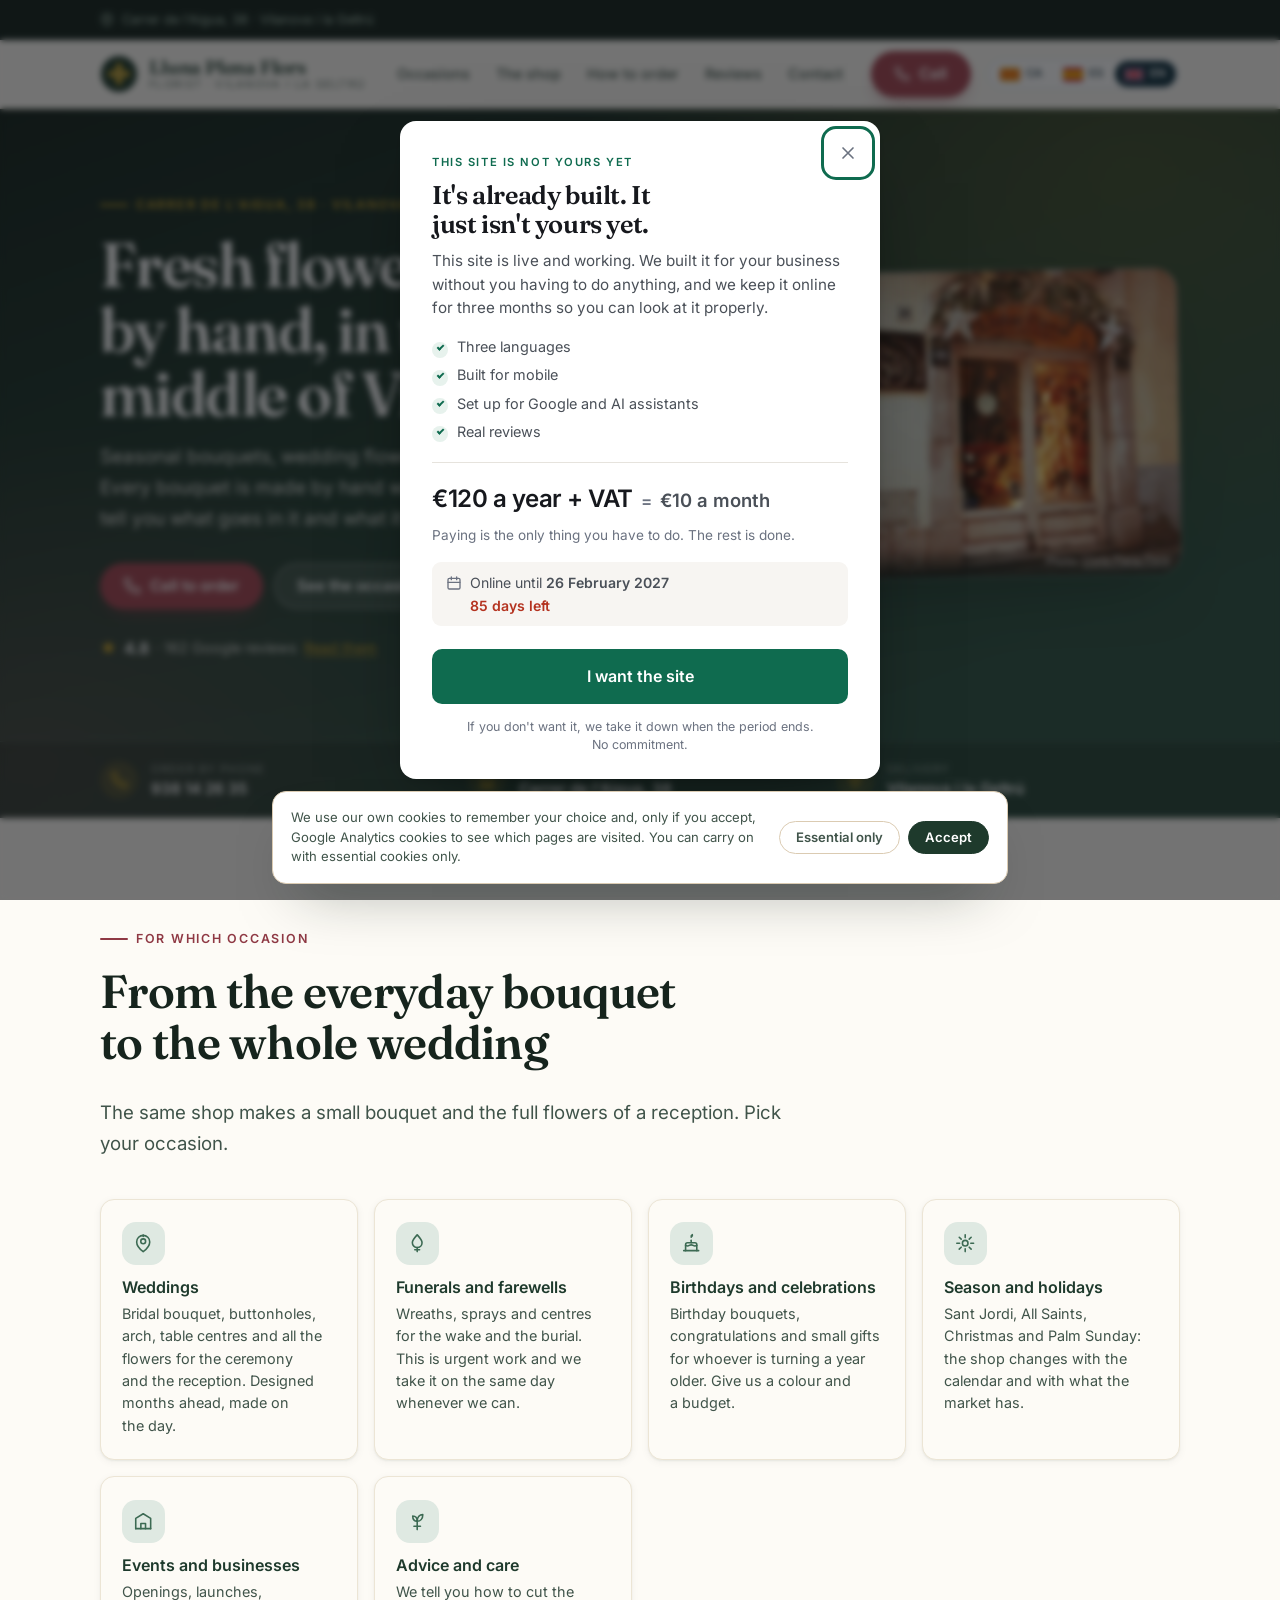
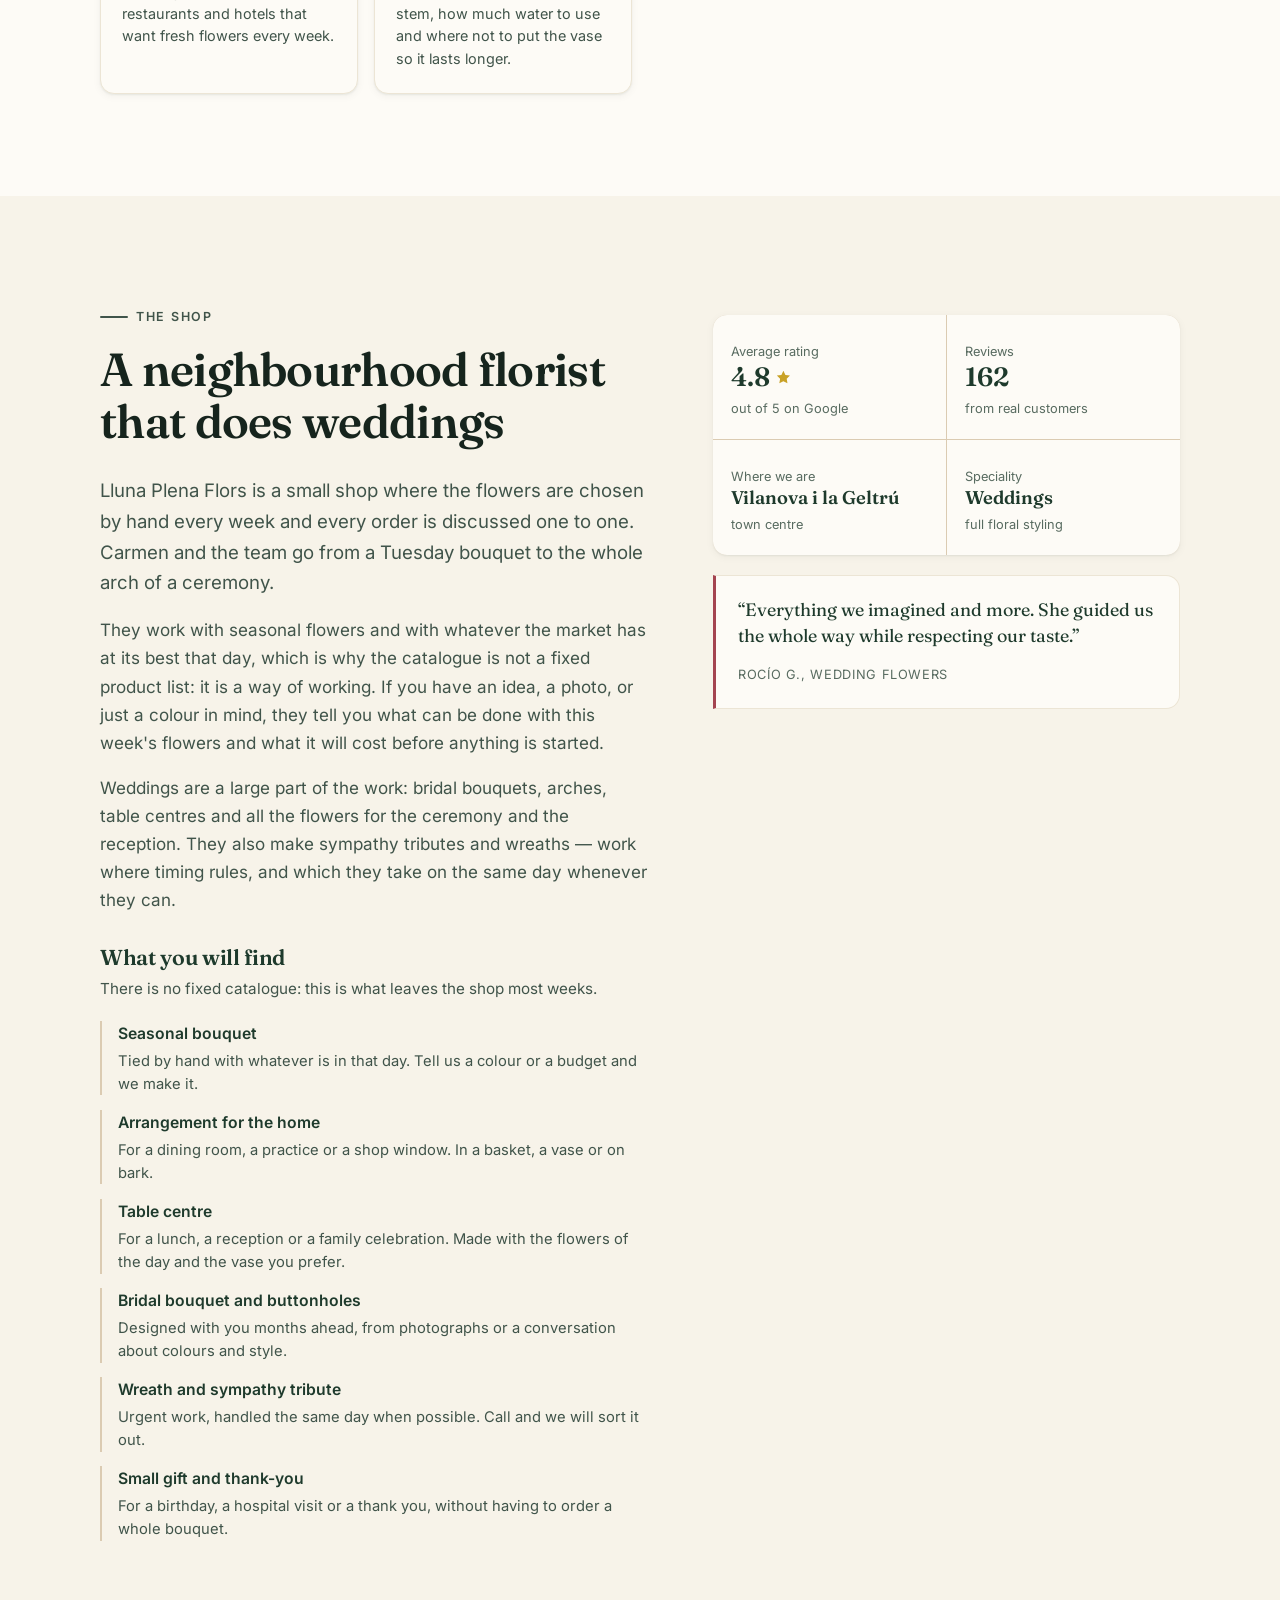
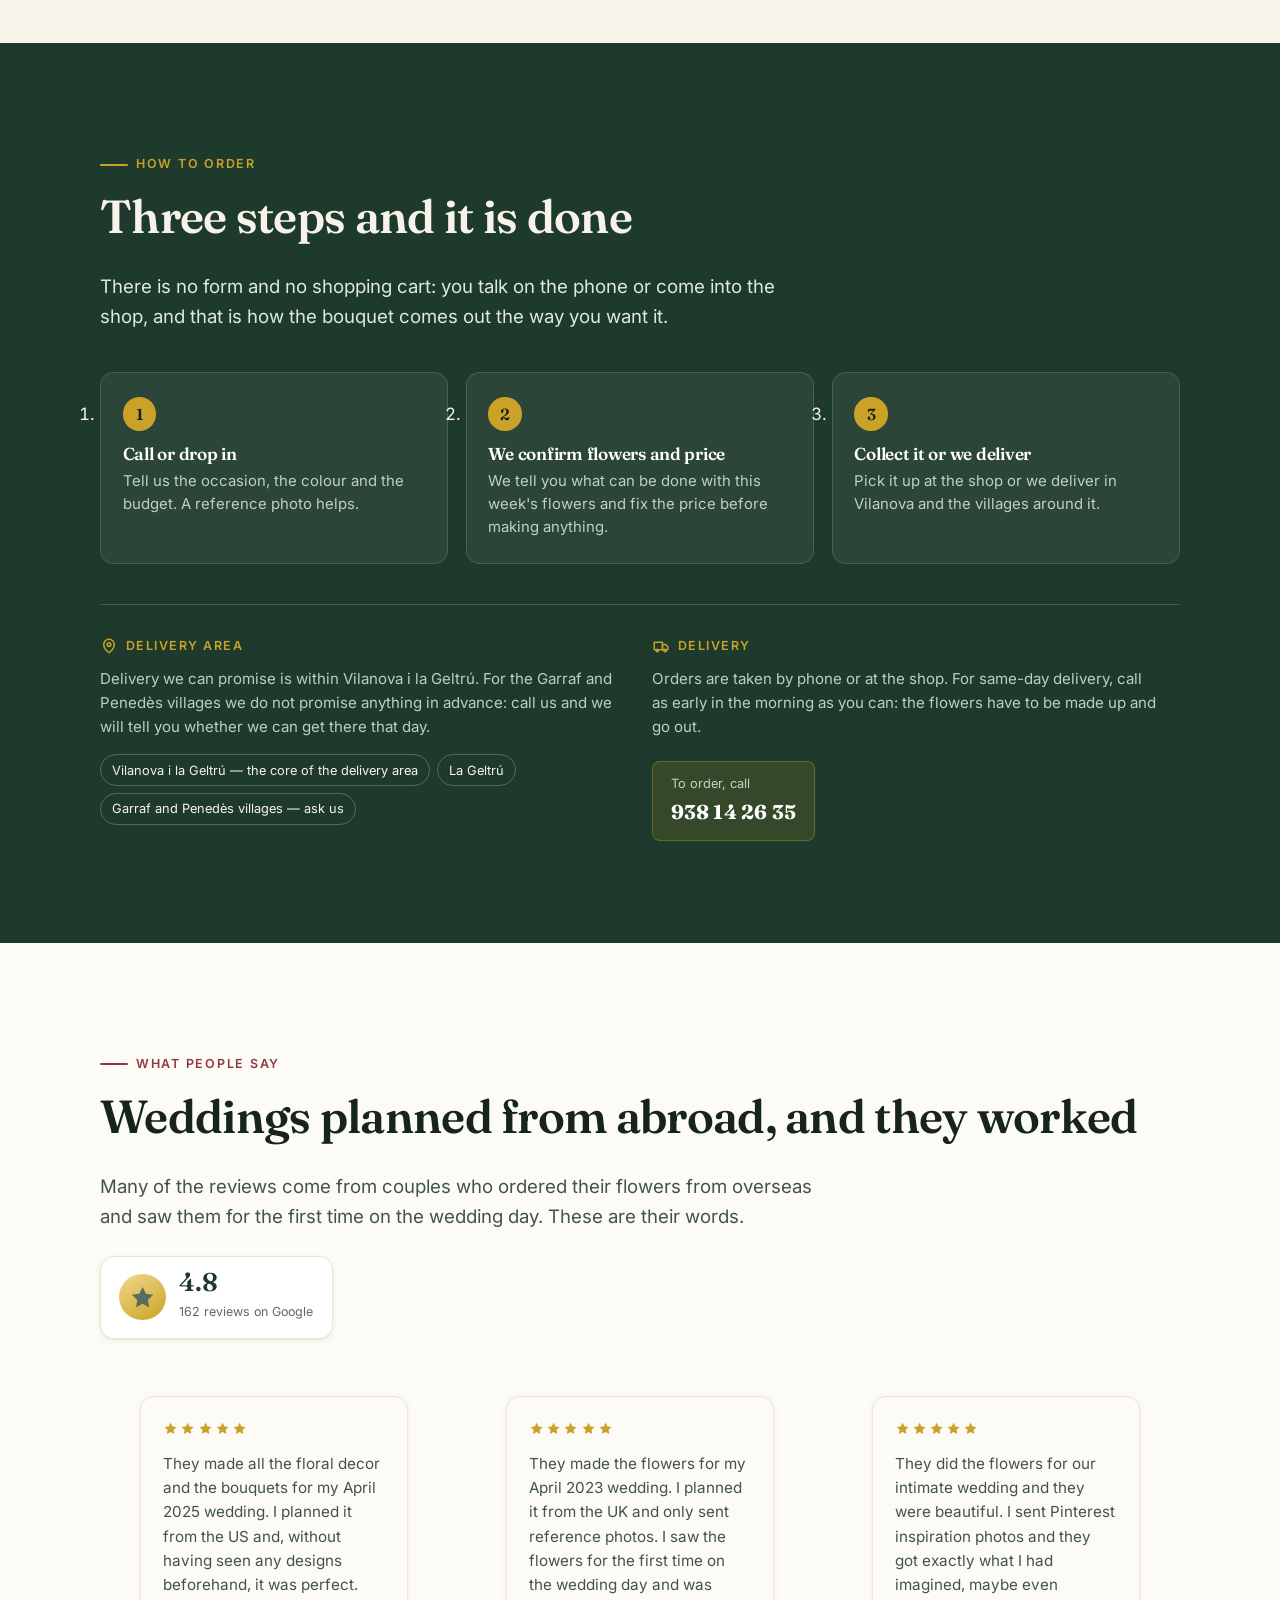
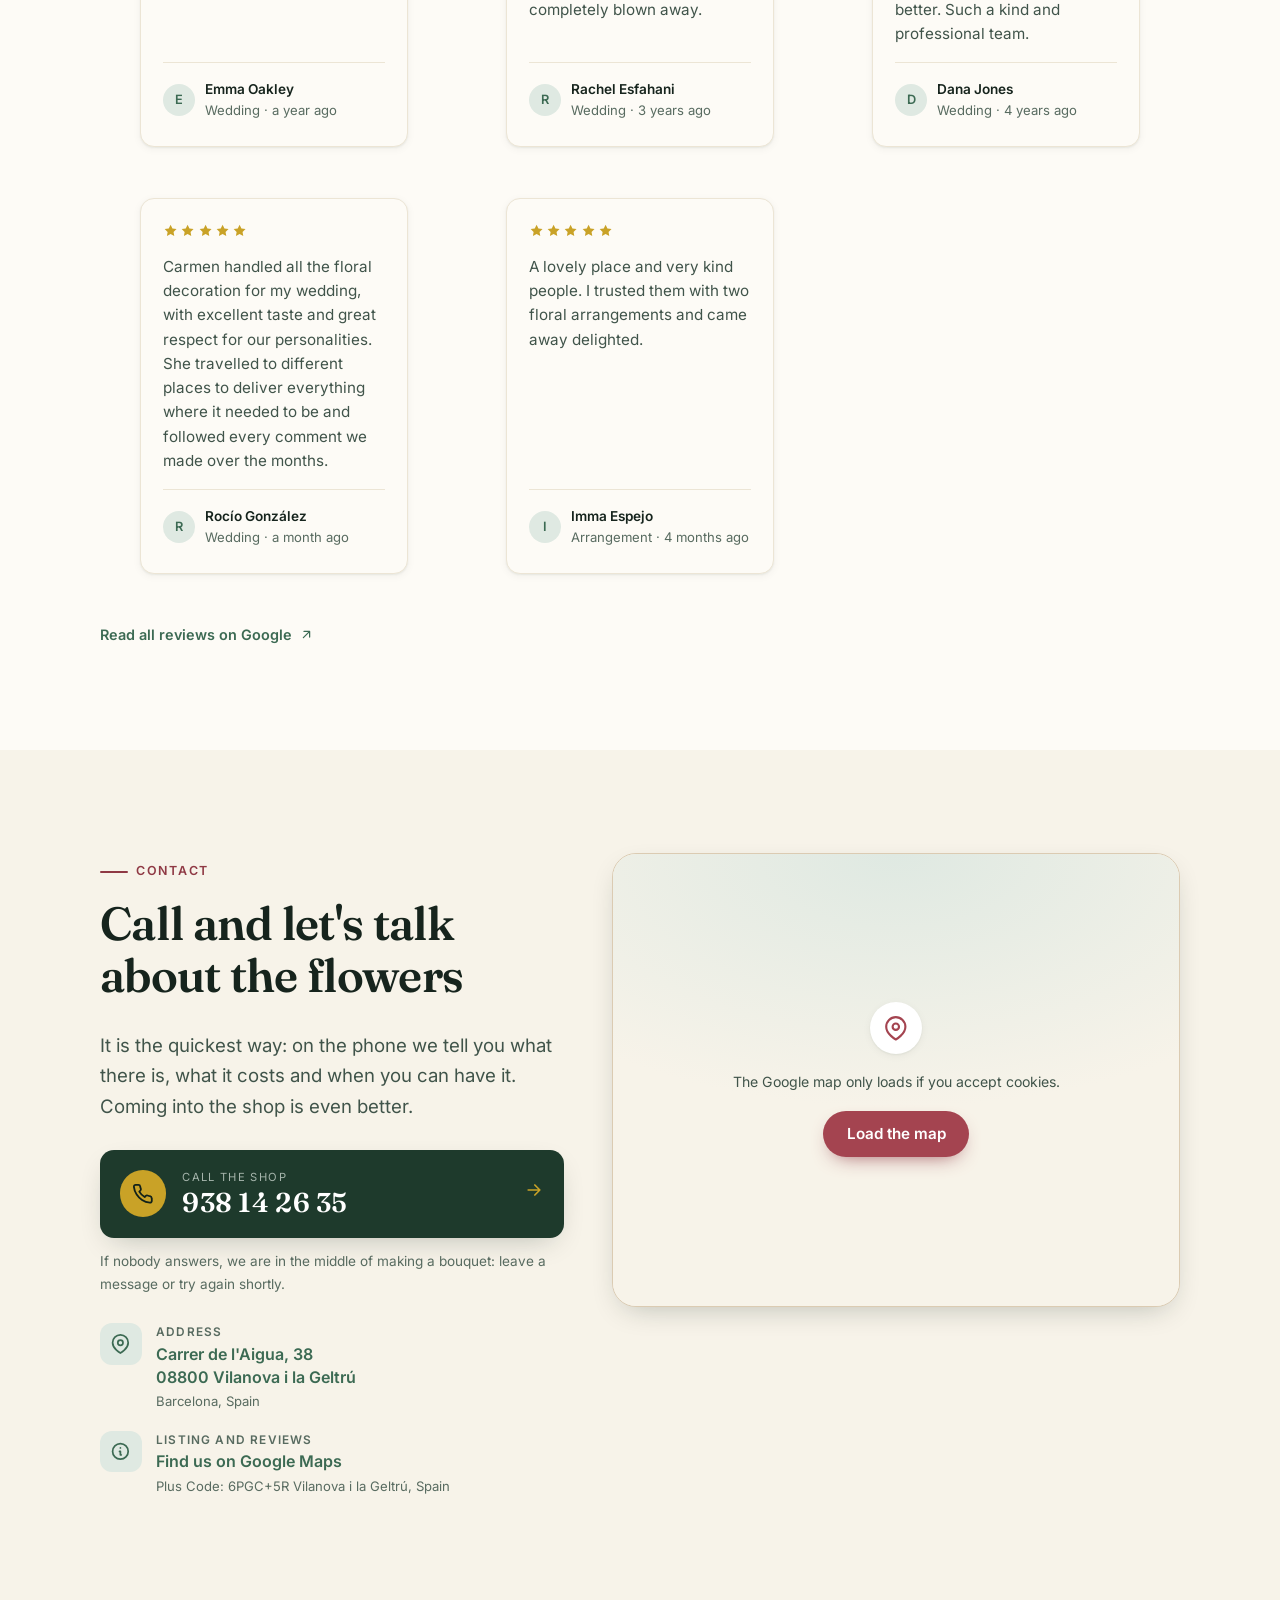
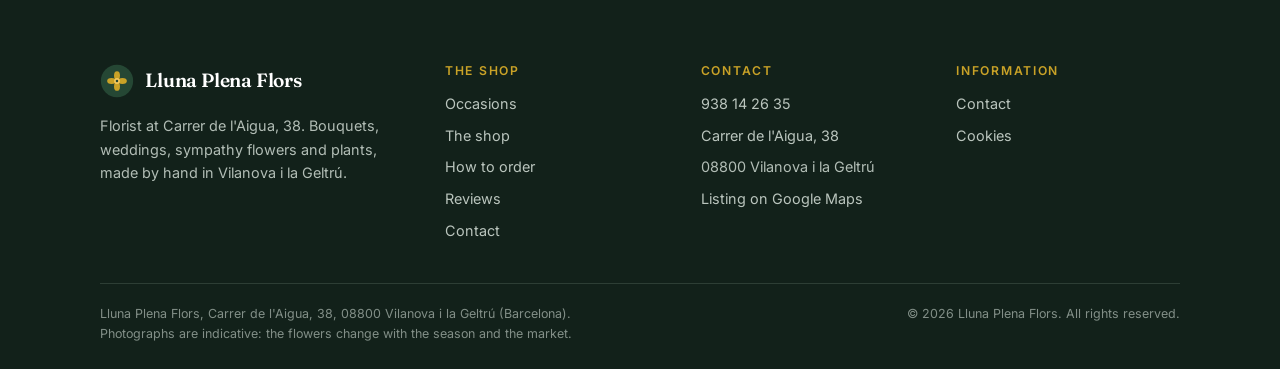
<file: en/index.html>
<!DOCTYPE html>
<html lang="en" dir="ltr">
<head>
<meta charset="utf-8">
<meta name="viewport" content="width=device-width, initial-scale=1">
<title>Lluna Plena Flors · Florist in Vilanova i la Geltrú</title>
<meta name="description" content="Florist at Carrer de l&#39;Aigua, 38, Vilanova i la Geltrú. Seasonal bouquets, wedding flowers, funeral tributes and local delivery. Call 938 14 26 35.">
<meta name="author" content="Lluna Plena Flors">
<meta name="theme-color" content="#12211a">
<meta name="robots" content="index, follow">
<link rel="canonical" href="https://llunaplenaflors.vilanovailageltru.info/en/">

<meta property="og:type" content="website">
<meta property="og:site_name" content="Lluna Plena Flors">
<meta property="og:title" content="Lluna Plena Flors · Florist in Vilanova i la Geltrú">
<meta property="og:description" content="Florist at Carrer de l&#39;Aigua, 38, Vilanova i la Geltrú. Seasonal bouquets, wedding flowers, funeral tributes and local delivery. Call 938 14 26 35.">
<meta property="og:locale" content="en_GB">
<meta property="og:url" content="https://llunaplenaflors.vilanovailageltru.info/en/">
<meta property="og:image" content="https://llunaplenaflors.vilanovailageltru.info/assets/img/og-image.jpg">
<meta property="og:image:width" content="1200">
<meta property="og:image:height" content="630">
<meta property="og:image:alt" content="Seasonal flowers and hand-tied bouquets at Lluna Plena Flors in Vilanova i la Geltrú">
<meta name="twitter:card" content="summary_large_image">
<meta name="twitter:title" content="Lluna Plena Flors · Florist in Vilanova i la Geltrú">
<meta name="twitter:description" content="Florist at Carrer de l&#39;Aigua, 38, Vilanova i la Geltrú. Seasonal bouquets, wedding flowers, funeral tributes and local delivery. Call 938 14 26 35.">
<meta name="twitter:image" content="https://llunaplenaflors.vilanovailageltru.info/assets/img/og-image.jpg">


<link rel="alternate" hreflang="ca-ES" href="https://llunaplenaflors.vilanovailageltru.info/">

<link rel="alternate" hreflang="es-ES" href="https://llunaplenaflors.vilanovailageltru.info/es/">

<link rel="alternate" hreflang="en-GB" href="https://llunaplenaflors.vilanovailageltru.info/en/">

<link rel="alternate" hreflang="x-default" href="https://llunaplenaflors.vilanovailageltru.info/">


<link rel="icon" href="../assets/img/favicon.svg" type="image/svg+xml">
<link rel="apple-touch-icon" href="../assets/img/apple-touch-icon.png">
<link rel="manifest" href="../site.webmanifest">
<link rel="preload" href="../assets/fonts/fraunces-latin.woff2" as="font" type="font/woff2" crossorigin>
<link rel="preload" href="../assets/fonts/inter-latin.woff2" as="font" type="font/woff2" crossorigin>
<link rel="stylesheet" href="../assets/css/components.css">
<link rel="stylesheet" href="../assets/css/header-tools.css">
<link rel="stylesheet" href="../assets/css/styles.css">
<link rel="stylesheet" href="../assets/css/offer-panel.css">

<script>
  /* Google Analytics 4 with consent mode. Goes in <head> of every generated page,
     before any other script. Nothing is fetched from Google until the visitor
     accepts, and storage stays denied by default even if the tag loads elsewhere. */
  (function () {
    var ID = 'G-71LT2Q093H';
    var KEY = 'cookie-consent-v1';
    var accepted = false;
    try { accepted = localStorage.getItem(KEY) === 'accepted'; } catch (e) {}

    window.dataLayer = window.dataLayer || [];
    window.gtag = function () { window.dataLayer.push(arguments); };
    gtag('js', new Date());

    gtag('consent', 'default', {
      ad_storage: 'denied',
      ad_user_data: 'denied',
      ad_personalization: 'denied',
      analytics_storage: 'denied'
    });

    function load() {
      if (window.__gaLoaded) return;
      window.__gaLoaded = true;
      var s = document.createElement('script');
      s.async = true;
      s.src = 'https://www.googletagmanager.com/gtag/js?id=' + ID;
      document.head.appendChild(s);
      gtag('config', ID);
    }

    function grant() {
      load();
      gtag('consent', 'update', {
        ad_storage: 'granted',
        ad_user_data: 'granted',
        ad_personalization: 'granted',
        analytics_storage: 'granted'
      });
    }

    /* The cookie banner calls this from BOTH buttons; nothing touches Google before it runs. */
    window.__analyticsConsent = function (isAccepted) {
      try { localStorage.setItem(KEY, isAccepted ? 'accepted' : 'essential'); } catch (e) {}
      if (isAccepted) grant();
    };

    if (accepted) grant();
  })();
</script>
<script type="application/ld+json">
{
  "@context": "https://schema.org",
  "@type": "Florist",
  "@id": "https://llunaplenaflors.vilanovailageltru.info/#business",
  "name": "Lluna Plena Flors",
  "url": "https://llunaplenaflors.vilanovailageltru.info",
  "image": "https://llunaplenaflors.vilanovailageltru.info/assets/img/og-image.jpg",
  "telephone": "+34938142635",
  "address": {
    "@type": "PostalAddress",
    "streetAddress": "Carrer de l'Aigua, 38",
    "postalCode": "08800",
    "addressLocality": "Vilanova i la Geltrú",
    "addressRegion": "Barcelona",
    "addressCountry": "ES"
  },
  "geo": {
    "@type": "GeoCoordinates",
    "latitude": 41.2254394,
    "longitude": 1.7220513
  },
  "hasMap": "https://maps.google.com/?cid=5836549280904617496&g_mp=Cilnb29nbGUubWFwcy5wbGFjZXMudjEuUGxhY2VzLlNlYXJjaE5lYXJieRACGAQgAA",
  "inLanguage": "en",
  "aggregateRating": {
    "@type": "AggregateRating",
    "ratingValue": 4.8,
    "reviewCount": 162,
    "bestRating": 5,
    "worstRating": 1
  }
}
</script>
</head>
<body>
<a class="skip-link" href="#main">Skip to content</a>

<div class="topbar">
  <div class="wrap topbar__inner">
    <p class="topbar__note">
      <svg viewBox="0 0 24 24" width="14" height="14" fill="none" stroke="currentColor" stroke-width="2" stroke-linecap="round" stroke-linejoin="round" aria-hidden="true"><path d="M21 10c0 7-9 12-9 12S3 17 3 10a9 9 0 0 1 18 0Z"/><circle cx="12" cy="10" r="3"/></svg>
      Carrer de l&#39;Aigua, 38 · Vilanova i la Geltrú
    </p>
    <nav class="langs" aria-label="Language switch">
      
      <a class="langs__link" href="../" hreflang="ca" lang="ca">
        <span class="langs__flag" aria-hidden="true"><svg viewBox="0 0 24 16"><rect width="24" height="16" fill="#fcdd09"/><g fill="#da121a"><rect y="1.7778" width="24" height="1.7778"/><rect y="5.3334" width="24" height="1.7778"/><rect y="8.889" width="24" height="1.7778"/><rect y="12.4446" width="24" height="1.7778"/></g></svg></span>
        <span class="langs__code">ca</span>
        <span class="sr-only">Català</span>
      </a>
      
      <a class="langs__link" href="../es/" hreflang="es" lang="es">
        <span class="langs__flag" aria-hidden="true"><svg viewBox="0 0 24 16"><rect width="24" height="16" fill="#c60b1e"/><rect y="4" width="24" height="8" fill="#ffc400"/></svg></span>
        <span class="langs__code">es</span>
        <span class="sr-only">Español</span>
      </a>
      
      <a class="langs__link" href="../en/" hreflang="en" lang="en" aria-current="true">
        <span class="langs__flag" aria-hidden="true"><svg viewBox="0 0 24 16"><rect width="24" height="16" fill="#00247d"/><path d="M0 0 24 16M24 0 0 16" stroke="#fff" stroke-width="3.2"/><path d="M0 0 24 16M24 0 0 16" stroke="#cf142b" stroke-width="1.6"/><path d="M12 0v16M0 8h24" stroke="#fff" stroke-width="5.2"/><path d="M12 0v16M0 8h24" stroke="#cf142b" stroke-width="3"/></svg></span>
        <span class="langs__code">en</span>
        <span class="sr-only">English</span>
      </a>
      
    </nav>
  </div>
</div>

<header class="header">
  <div class="wrap header__inner">
    <a class="brand" href="../" aria-label="Lluna Plena Flors — Vilanova i la Geltrú">
      <svg class="brand__mark" viewBox="0 0 40 40" width="38" height="38" aria-hidden="true">
        <circle cx="20" cy="20" r="19" fill="#1e3a2c"/>
        <g fill="#c9a227">
          <ellipse cx="20" cy="13.6" rx="3.5" ry="5.2"/>
          <ellipse cx="20" cy="26.4" rx="3.5" ry="5.2"/>
          <ellipse cx="13.6" cy="20" rx="5.2" ry="3.5"/>
          <ellipse cx="26.4" cy="20" rx="5.2" ry="3.5"/>
        </g>
        <circle cx="20" cy="20" r="3.4" fill="#f4c95d"/>
        <circle cx="20" cy="20" r="1.5" fill="#1e3a2c"/>
      </svg>
      <span class="brand__text">
        <span class="brand__name">Lluna Plena Flors</span>
        <span class="brand__sub">Florist · Vilanova i la Geltrú</span>
      </span>
    </a>
    <nav class="nav" id="site-nav" data-open="false" aria-label="Main navigation">
      <ul class="nav__list">
        <li><a class="nav__link" href="#ocasions">Occasions</a></li>
        <li><a class="nav__link" href="#botiga">The shop</a></li>
        <li><a class="nav__link" href="#comanda">How to order</a></li>
        <li><a class="nav__link" href="#ressenyes">Reviews</a></li>
        <li><a class="nav__link" href="#contacte">Contact</a></li>
      </ul>
    </nav>
    <a class="btn btn--primary header__cta" href="tel:+34938142635">
      <svg viewBox="0 0 24 24" width="16" height="16" fill="none" stroke="currentColor" stroke-width="2" stroke-linecap="round" stroke-linejoin="round" aria-hidden="true"><path d="M22 16.9v3a2 2 0 0 1-2.2 2 19.8 19.8 0 0 1-8.6-3.1 19.5 19.5 0 0 1-6-6A19.8 19.8 0 0 1 2.1 4.2 2 2 0 0 1 4.1 2h3a2 2 0 0 1 2 1.7c.1.9.4 1.8.7 2.6a2 2 0 0 1-.5 2.1L8.1 9.6a16 16 0 0 0 6 6l1.2-1.2a2 2 0 0 1 2.1-.5c.8.3 1.7.6 2.6.7a2 2 0 0 1 1.7 2.1Z"/></svg>
      Call
    </a>
    <button class="nav-toggle" type="button" aria-expanded="false" aria-controls="site-nav" aria-label="Open or close the menu">
      <svg viewBox="0 0 24 24" width="22" height="22" fill="none" stroke="currentColor" stroke-width="2" stroke-linecap="round" aria-hidden="true"><path d="M4 7h16M4 12h16M4 17h16"/></svg>
    </button>
  </div>
</header>

<main id="main">

  <!-- HERO — product-led: the flowers take the space, the phone number takes the action -->
  <section class="hero" aria-labelledby="hero-title">
    <div class="wrap hero__inner">
      <div class="hero__copy">
        <p class="eyebrow hero__eyebrow">Carrer de l&#39;Aigua, 38 · Vilanova i la Geltrú</p>
        <h1 class="hero__title" id="hero-title">Fresh flowers, tied by hand, in the middle of Vilanova</h1>
        <p class="hero__subtitle">Seasonal bouquets, wedding flowers and funeral tributes. Every bouquet is made by hand with fresh flowers, and we tell you what goes in it and what it costs before we start.</p>
        <div class="hero__actions">
          <a class="btn btn--primary" href="tel:+34938142635">
            <svg viewBox="0 0 24 24" width="18" height="18" fill="none" stroke="currentColor" stroke-width="2" stroke-linecap="round" stroke-linejoin="round" aria-hidden="true"><path d="M22 16.9v3a2 2 0 0 1-2.2 2 19.8 19.8 0 0 1-8.6-3.1 19.5 19.5 0 0 1-6-6A19.8 19.8 0 0 1 2.1 4.2 2 2 0 0 1 4.1 2h3a2 2 0 0 1 2 1.7c.1.9.4 1.8.7 2.6a2 2 0 0 1-.5 2.1L8.1 9.6a16 16 0 0 0 6 6l1.2-1.2a2 2 0 0 1 2.1-.5c.8.3 1.7.6 2.6.7a2 2 0 0 1 1.7 2.1Z"/></svg>
            Call to order
          </a>
          <a class="btn btn--light" href="#ocasions">
            See the occasion
            <svg viewBox="0 0 24 24" width="17" height="17" fill="none" stroke="currentColor" stroke-width="2" stroke-linecap="round" stroke-linejoin="round" aria-hidden="true"><path d="M12 5v14M6 13l6 6 6-6"/></svg>
          </a>
        </div>
        
        <p class="hero__proof">
          <span class="hero__proofStar" aria-hidden="true">
            <svg viewBox="0 0 24 24" fill="currentColor"><path d="M12 2.6l2.9 5.9 6.5.95-4.7 4.6 1.1 6.45L12 17.4l-5.8 3.1 1.1-6.45-4.7-4.6 6.5-.95L12 2.6Z"/></svg>
          </span>
          <b>4.8</b>
          <span>· 162 Google reviews</span>
          <a href="https://www.google.com/maps/place//data=!4m4!3m3!1s0x12a386fdab1f8829:0x50ff96a5ca619e18!9m1!1b1?g_mp=Cilnb29nbGUubWFwcy5wbGFjZXMudjEuUGxhY2VzLlNlYXJjaE5lYXJieRACGAQgAA" target="_blank" rel="noopener">Read them</a>
        </p>
        
      </div>

      <div class="hero__aside">
        
        <figure class="hero__photo">
          <img src="../assets/img/hero-photo.jpg" alt="The Lluna Plena Flors shop window with bouquets and arrangements of fresh flowers" width="788" height="549" fetchpriority="high" decoding="async">
          
          <figcaption data-photo-credit>
            Photo:
            <a href="https://maps.google.com/maps/contrib/111489482927091731445" target="_blank" rel="noopener nofollow">Lluna Plena Flors</a>
          </figcaption>
          
        </figure>
        
      </div>
    </div>

    <div class="orderstrip">
      <div class="wrap orderstrip__inner">
        <div class="orderstrip__item">
          <span class="orderstrip__icon" aria-hidden="true">
            <svg viewBox="0 0 24 24" fill="none" stroke="currentColor" stroke-width="2" stroke-linecap="round" stroke-linejoin="round"><path d="M22 16.9v3a2 2 0 0 1-2.2 2 19.8 19.8 0 0 1-8.6-3.1 19.5 19.5 0 0 1-6-6A19.8 19.8 0 0 1 2.1 4.2 2 2 0 0 1 4.1 2h3a2 2 0 0 1 2 1.7c.1.9.4 1.8.7 2.6a2 2 0 0 1-.5 2.1L8.1 9.6a16 16 0 0 0 6 6l1.2-1.2a2 2 0 0 1 2.1-.5c.8.3 1.7.6 2.6.7a2 2 0 0 1 1.7 2.1Z"/></svg>
          </span>
          <div>
            <span class="orderstrip__label">Order by phone</span>
            <a class="orderstrip__value" href="tel:+34938142635">938 14 26 35</a>
          </div>
        </div>
        <div class="orderstrip__item">
          <span class="orderstrip__icon" aria-hidden="true">
            <svg viewBox="0 0 24 24" fill="none" stroke="currentColor" stroke-width="2" stroke-linecap="round" stroke-linejoin="round"><path d="M3 21h18"/><path d="M5 21V8l7-5 7 5v13"/><path d="M10 21v-6h4v6"/></svg>
          </span>
          <div>
            <span class="orderstrip__label">Shop on Carrer de l&#39;Aigua</span>
            <a class="orderstrip__value" href="https://maps.google.com/?cid=5836549280904617496&amp;g_mp=Cilnb29nbGUubWFwcy5wbGFjZXMudjEuUGxhY2VzLlNlYXJjaE5lYXJieRACGAQgAA" target="_blank" rel="noopener">Carrer de l&#39;Aigua, 38</a>
          </div>
        </div>
        <div class="orderstrip__item">
          <span class="orderstrip__icon" aria-hidden="true">
            <svg viewBox="0 0 24 24" fill="none" stroke="currentColor" stroke-width="2" stroke-linecap="round" stroke-linejoin="round"><path d="M12 21s7-5.2 7-11a7 7 0 1 0-14 0c0 5.8 7 11 7 11Z"/><circle cx="12" cy="10" r="2.4"/></svg>
          </span>
          <div>
            <span class="orderstrip__label">Delivery</span>
            <span class="orderstrip__value">Vilanova i la Geltrú</span>
          </div>
        </div>
      </div>
    </div>
  </section>

  <!-- OCCASIONS — the first question a florist customer has is "can you do this for…" -->
  <section class="section" id="ocasions" aria-labelledby="ocasions-title">
    <div class="wrap">
      <div class="section__head reveal">
        <p class="eyebrow">For which occasion</p>
        <h2 class="h2" id="ocasions-title">From the everyday bouquet to the whole wedding</h2>
        <p class="lead">The same shop makes a small bouquet and the full flowers of a reception. Pick your occasion.</p>
      </div>
      <ul class="cards">
        
        <li class="card reveal">
          <span class="card__icon" aria-hidden="true"><svg viewBox="0 0 24 24" fill="none" stroke="currentColor" stroke-width="1.7" stroke-linecap="round" stroke-linejoin="round" aria-hidden="true"><path d="M12 21s7-5.2 7-10.4A7 7 0 0 0 5 10.6C5 15.8 12 21 12 21Z"/><circle cx="12" cy="10" r="2.6"/><path d="M12 3.2v1.6"/></svg></span>
          <h3>Weddings</h3>
          <p>Bridal bouquet, buttonholes, arch, table centres and all the flowers for the ceremony and the reception. Designed months ahead, made on the day.</p>
        </li>
        
        <li class="card reveal">
          <span class="card__icon" aria-hidden="true"><svg viewBox="0 0 24 24" fill="none" stroke="currentColor" stroke-width="1.7" stroke-linecap="round" stroke-linejoin="round" aria-hidden="true"><path d="M12 3c3 3.4 5.2 5.6 5.2 8.4A5.2 5.2 0 0 1 12 16.6a5.2 5.2 0 0 1-5.2-5.2C6.8 8.6 9 6.4 12 3Z"/><path d="M12 16.6V21"/><path d="M9.4 19h5.2"/></svg></span>
          <h3>Funerals and farewells</h3>
          <p>Wreaths, sprays and centres for the wake and the burial. This is urgent work and we take it on the same day whenever we can.</p>
        </li>
        
        <li class="card reveal">
          <span class="card__icon" aria-hidden="true"><svg viewBox="0 0 24 24" fill="none" stroke="currentColor" stroke-width="1.7" stroke-linecap="round" stroke-linejoin="round" aria-hidden="true"><path d="M4 20h16"/><path d="M6 20v-6.4a2 2 0 0 1 2-2h8a2 2 0 0 1 2 2V20"/><path d="M12 11.6V8.8"/><path d="M12 5.6c1.2-1 1.6-2 1.2-2.8-.7.3-1.5 1-1.2 2.8Z"/><path d="M6 14.4c1.6 1 2.4 1 4 0s2.4-1 4 0 2.4 1 4 0"/></svg></span>
          <h3>Birthdays and celebrations</h3>
          <p>Birthday bouquets, congratulations and small gifts for whoever is turning a year older. Give us a colour and a budget.</p>
        </li>
        
        <li class="card reveal">
          <span class="card__icon" aria-hidden="true"><svg viewBox="0 0 24 24" fill="none" stroke="currentColor" stroke-width="1.7" stroke-linecap="round" stroke-linejoin="round" aria-hidden="true"><circle cx="12" cy="12" r="3"/><path d="M12 3v3M12 18v3M3 12h3M18 12h3M5.6 5.6l2.1 2.1M16.3 16.3l2.1 2.1M18.4 5.6l-2.1 2.1M7.7 16.3l-2.1 2.1"/></svg></span>
          <h3>Season and holidays</h3>
          <p>Sant Jordi, All Saints, Christmas and Palm Sunday: the shop changes with the calendar and with what the market has.</p>
        </li>
        
        <li class="card reveal">
          <span class="card__icon" aria-hidden="true"><svg viewBox="0 0 24 24" fill="none" stroke="currentColor" stroke-width="1.7" stroke-linecap="round" stroke-linejoin="round" aria-hidden="true"><path d="M4 20V9l8-5 8 5v11"/><path d="M4 20h16"/><path d="M9.5 20v-5.5h5V20"/></svg></span>
          <h3>Events and businesses</h3>
          <p>Openings, launches, restaurants and hotels that want fresh flowers every week.</p>
        </li>
        
        <li class="card reveal">
          <span class="card__icon" aria-hidden="true"><svg viewBox="0 0 24 24" fill="none" stroke="currentColor" stroke-width="1.7" stroke-linecap="round" stroke-linejoin="round" aria-hidden="true"><path d="M12 12c0-4.4 2.6-7 6-7 0 4.4-2.6 7-6 7Z"/><path d="M12 12c0-3.4-2-5.6-4.8-5.6C7.2 9.8 9.2 12 12 12Z"/><path d="M12 12v9"/><path d="M8.5 17.5h7"/></svg></span>
          <h3>Advice and care</h3>
          <p>We tell you how to cut the stem, how much water to use and where not to put the vase so it lasts longer.</p>
        </li>
        
      </ul>
    </div>
  </section>

  <!-- THE SHOP — what is actually on the counter, plus who makes it -->
  <section class="section section--ivory" id="botiga" aria-labelledby="botiga-title">
    <div class="wrap">
      <div class="shop__grid">
        <div class="shop__copy reveal">
          <p class="eyebrow">The shop</p>
          <h2 class="h2" id="botiga-title">A neighbourhood florist that does weddings</h2>
          <p class="lead">Lluna Plena Flors is a small shop where the flowers are chosen by hand every week and every order is discussed one to one. Carmen and the team go from a Tuesday bouquet to the whole arch of a ceremony.</p>
          <p>They work with seasonal flowers and with whatever the market has at its best that day, which is why the catalogue is not a fixed product list: it is a way of working. If you have an idea, a photo, or just a colour in mind, they tell you what can be done with this week&#39;s flowers and what it will cost before anything is started.</p>
          <p>Weddings are a large part of the work: bridal bouquets, arches, table centres and all the flowers for the ceremony and the reception. They also make sympathy tributes and wreaths — work where timing rules, and which they take on the same day whenever they can.</p>

          <h3 class="shop__listTitle">What you will find</h3>
          <p class="shop__listLead">There is no fixed catalogue: this is what leaves the shop most weeks.</p>
          <dl class="shoplist">
            
            <div class="shoplist__item">
              <dt>Seasonal bouquet</dt>
              <dd>Tied by hand with whatever is in that day. Tell us a colour or a budget and we make it.</dd>
            </div>
            
            <div class="shoplist__item">
              <dt>Arrangement for the home</dt>
              <dd>For a dining room, a practice or a shop window. In a basket, a vase or on bark.</dd>
            </div>
            
            <div class="shoplist__item">
              <dt>Table centre</dt>
              <dd>For a lunch, a reception or a family celebration. Made with the flowers of the day and the vase you prefer.</dd>
            </div>
            
            <div class="shoplist__item">
              <dt>Bridal bouquet and buttonholes</dt>
              <dd>Designed with you months ahead, from photographs or a conversation about colours and style.</dd>
            </div>
            
            <div class="shoplist__item">
              <dt>Wreath and sympathy tribute</dt>
              <dd>Urgent work, handled the same day when possible. Call and we will sort it out.</dd>
            </div>
            
            <div class="shoplist__item">
              <dt>Small gift and thank-you</dt>
              <dd>For a birthday, a hospital visit or a thank you, without having to order a whole bouquet.</dd>
            </div>
            
          </dl>
        </div>
        <div class="reveal">
          <dl class="stats">
            <div class="stat">
              <dt class="stat__label">Average rating</dt>
              <dd class="stat__value">
                4.8
                <svg viewBox="0 0 24 24" fill="currentColor" aria-hidden="true"><path d="M12 2.6l2.9 5.9 6.5.95-4.7 4.6 1.1 6.45L12 17.4l-5.8 3.1 1.1-6.45-4.7-4.6 6.5-.95L12 2.6Z"/></svg>
              </dd>
              <p class="stat__label">out of 5 on Google</p>
            </div>
            <div class="stat">
              <dt class="stat__label">Reviews</dt>
              <dd class="stat__value">162</dd>
              <p class="stat__label">from real customers</p>
            </div>
            <div class="stat">
              <dt class="stat__label">Where we are</dt>
              <dd class="stat__value stat__value--text">Vilanova i la Geltrú</dd>
              <p class="stat__label">town centre</p>
            </div>
            <div class="stat">
              <dt class="stat__label">Speciality</dt>
              <dd class="stat__value stat__value--text">Weddings</dd>
              <p class="stat__label">full floral styling</p>
            </div>
          </dl>
          <blockquote class="shop__pull reveal">
            <p>“Everything we imagined and more. She guided us the whole way while respecting our taste.”</p>
            <cite>Rocío G., wedding flowers</cite>
          </blockquote>
        </div>
      </div>
    </div>
  </section>

  <!-- HOW TO ORDER — delivery and service area belong here, not only in the footer -->
  <section class="section section--forest" id="comanda" aria-labelledby="comanda-title">
    <div class="wrap">
      <div class="section__head reveal">
        <p class="eyebrow">How to order</p>
        <h2 class="h2" id="comanda-title">Three steps and it is done</h2>
        <p class="lead">There is no form and no shopping cart: you talk on the phone or come into the shop, and that is how the bouquet comes out the way you want it.</p>
      </div>
      <ol class="steps">
        <li class="step reveal">
          <span class="step__num" aria-hidden="true">1</span>
          <h3>Call or drop in</h3>
          <p>Tell us the occasion, the colour and the budget. A reference photo helps.</p>
        </li>
        <li class="step reveal">
          <span class="step__num" aria-hidden="true">2</span>
          <h3>We confirm flowers and price</h3>
          <p>We tell you what can be done with this week&#39;s flowers and fix the price before making anything.</p>
        </li>
        <li class="step reveal">
          <span class="step__num" aria-hidden="true">3</span>
          <h3>Collect it or we deliver</h3>
          <p>Pick it up at the shop or we deliver in Vilanova and the villages around it.</p>
        </li>
      </ol>
      <div class="delivery reveal">
        <div class="delivery__col">
          <h3 class="delivery__title">
            <svg viewBox="0 0 24 24" width="18" height="18" fill="none" stroke="currentColor" stroke-width="2" stroke-linecap="round" stroke-linejoin="round" aria-hidden="true"><path d="M12 21s7-5.2 7-11a7 7 0 1 0-14 0c0 5.8 7 11 7 11Z"/><circle cx="12" cy="10" r="2.4"/></svg>
            Delivery area
          </h3>
          <p>Delivery we can promise is within Vilanova i la Geltrú. For the Garraf and Penedès villages we do not promise anything in advance: call us and we will tell you whether we can get there that day.</p>
          <ul class="delivery__places">
            <li>Vilanova i la Geltrú — the core of the delivery area</li><li>La Geltrú</li><li>Garraf and Penedès villages — ask us</li>
          </ul>
        </div>
        <div class="delivery__col">
          <h3 class="delivery__title">
            <svg viewBox="0 0 24 24" width="18" height="18" fill="none" stroke="currentColor" stroke-width="2" stroke-linecap="round" stroke-linejoin="round" aria-hidden="true"><path d="M3 7h11v10H3z"/><path d="M14 10h4l3 3v4h-7z"/><circle cx="7" cy="18" r="1.6"/><circle cx="17.5" cy="18" r="1.6"/></svg>
            Delivery
          </h3>
          <p>Orders are taken by phone or at the shop. For same-day delivery, call as early in the morning as you can: the flowers have to be made up and go out.</p>
          <a class="delivery__cta" href="tel:+34938142635">
            To order, call
            <strong>938 14 26 35</strong>
          </a>
        </div>
      </div>
    </div>
  </section>

  <!-- REVIEWS -->
  <section class="section" id="ressenyes" aria-labelledby="ressenyes-title">
    <div class="wrap">
      <div class="reviews__head reveal">
        <div>
          <p class="eyebrow">What people say</p>
          <h2 class="h2" id="ressenyes-title">Weddings planned from abroad, and they worked</h2>
          <p class="lead">Many of the reviews come from couples who ordered their flowers from overseas and saw them for the first time on the wedding day. These are their words.</p>
        </div>
        <div class="reviews__score">
          <span class="rating__star" aria-hidden="true">
            <svg viewBox="0 0 24 24" fill="currentColor"><path d="M12 2.6l2.9 5.9 6.5.95-4.7 4.6 1.1 6.45L12 17.4l-5.8 3.1 1.1-6.45-4.7-4.6 6.5-.95L12 2.6Z"/></svg>
          </span>
          <div>
            <b>4.8</b>
            <span>162 reviews on Google</span>
          </div>
        </div>
      </div>
      <div class="quotes">
        
        <figure class="quote reveal">
          <div class="quote__stars" aria-label="5 out of 5 stars">
            <svg viewBox="0 0 24 24" fill="currentColor" aria-hidden="true"><path d="M12 2.6l2.9 5.9 6.5.95-4.7 4.6 1.1 6.45L12 17.4l-5.8 3.1 1.1-6.45-4.7-4.6 6.5-.95L12 2.6Z"/></svg><svg viewBox="0 0 24 24" fill="currentColor" aria-hidden="true"><path d="M12 2.6l2.9 5.9 6.5.95-4.7 4.6 1.1 6.45L12 17.4l-5.8 3.1 1.1-6.45-4.7-4.6 6.5-.95L12 2.6Z"/></svg><svg viewBox="0 0 24 24" fill="currentColor" aria-hidden="true"><path d="M12 2.6l2.9 5.9 6.5.95-4.7 4.6 1.1 6.45L12 17.4l-5.8 3.1 1.1-6.45-4.7-4.6 6.5-.95L12 2.6Z"/></svg><svg viewBox="0 0 24 24" fill="currentColor" aria-hidden="true"><path d="M12 2.6l2.9 5.9 6.5.95-4.7 4.6 1.1 6.45L12 17.4l-5.8 3.1 1.1-6.45-4.7-4.6 6.5-.95L12 2.6Z"/></svg><svg viewBox="0 0 24 24" fill="currentColor" aria-hidden="true"><path d="M12 2.6l2.9 5.9 6.5.95-4.7 4.6 1.1 6.45L12 17.4l-5.8 3.1 1.1-6.45-4.7-4.6 6.5-.95L12 2.6Z"/></svg>
          </div>
          <blockquote><p>They made all the floral decor and the bouquets for my April 2025 wedding. I planned it from the US and, without having seen any designs beforehand, it was perfect.</p></blockquote>
          <figcaption>
            <span class="quote__avatar" aria-hidden="true">E</span>
            <span>
              <strong>Emma Oakley</strong>
              Wedding · a year ago
            </span>
          </figcaption>
        </figure>
        
        <figure class="quote reveal">
          <div class="quote__stars" aria-label="5 out of 5 stars">
            <svg viewBox="0 0 24 24" fill="currentColor" aria-hidden="true"><path d="M12 2.6l2.9 5.9 6.5.95-4.7 4.6 1.1 6.45L12 17.4l-5.8 3.1 1.1-6.45-4.7-4.6 6.5-.95L12 2.6Z"/></svg><svg viewBox="0 0 24 24" fill="currentColor" aria-hidden="true"><path d="M12 2.6l2.9 5.9 6.5.95-4.7 4.6 1.1 6.45L12 17.4l-5.8 3.1 1.1-6.45-4.7-4.6 6.5-.95L12 2.6Z"/></svg><svg viewBox="0 0 24 24" fill="currentColor" aria-hidden="true"><path d="M12 2.6l2.9 5.9 6.5.95-4.7 4.6 1.1 6.45L12 17.4l-5.8 3.1 1.1-6.45-4.7-4.6 6.5-.95L12 2.6Z"/></svg><svg viewBox="0 0 24 24" fill="currentColor" aria-hidden="true"><path d="M12 2.6l2.9 5.9 6.5.95-4.7 4.6 1.1 6.45L12 17.4l-5.8 3.1 1.1-6.45-4.7-4.6 6.5-.95L12 2.6Z"/></svg><svg viewBox="0 0 24 24" fill="currentColor" aria-hidden="true"><path d="M12 2.6l2.9 5.9 6.5.95-4.7 4.6 1.1 6.45L12 17.4l-5.8 3.1 1.1-6.45-4.7-4.6 6.5-.95L12 2.6Z"/></svg>
          </div>
          <blockquote><p>They made the flowers for my April 2023 wedding. I planned it from the UK and only sent reference photos. I saw the flowers for the first time on the wedding day and was completely blown away.</p></blockquote>
          <figcaption>
            <span class="quote__avatar" aria-hidden="true">R</span>
            <span>
              <strong>Rachel Esfahani</strong>
              Wedding · 3 years ago
            </span>
          </figcaption>
        </figure>
        
        <figure class="quote reveal">
          <div class="quote__stars" aria-label="5 out of 5 stars">
            <svg viewBox="0 0 24 24" fill="currentColor" aria-hidden="true"><path d="M12 2.6l2.9 5.9 6.5.95-4.7 4.6 1.1 6.45L12 17.4l-5.8 3.1 1.1-6.45-4.7-4.6 6.5-.95L12 2.6Z"/></svg><svg viewBox="0 0 24 24" fill="currentColor" aria-hidden="true"><path d="M12 2.6l2.9 5.9 6.5.95-4.7 4.6 1.1 6.45L12 17.4l-5.8 3.1 1.1-6.45-4.7-4.6 6.5-.95L12 2.6Z"/></svg><svg viewBox="0 0 24 24" fill="currentColor" aria-hidden="true"><path d="M12 2.6l2.9 5.9 6.5.95-4.7 4.6 1.1 6.45L12 17.4l-5.8 3.1 1.1-6.45-4.7-4.6 6.5-.95L12 2.6Z"/></svg><svg viewBox="0 0 24 24" fill="currentColor" aria-hidden="true"><path d="M12 2.6l2.9 5.9 6.5.95-4.7 4.6 1.1 6.45L12 17.4l-5.8 3.1 1.1-6.45-4.7-4.6 6.5-.95L12 2.6Z"/></svg><svg viewBox="0 0 24 24" fill="currentColor" aria-hidden="true"><path d="M12 2.6l2.9 5.9 6.5.95-4.7 4.6 1.1 6.45L12 17.4l-5.8 3.1 1.1-6.45-4.7-4.6 6.5-.95L12 2.6Z"/></svg>
          </div>
          <blockquote><p>They did the flowers for our intimate wedding and they were beautiful. I sent Pinterest inspiration photos and they got exactly what I had imagined, maybe even better. Such a kind and professional team.</p></blockquote>
          <figcaption>
            <span class="quote__avatar" aria-hidden="true">D</span>
            <span>
              <strong>Dana Jones</strong>
              Wedding · 4 years ago
            </span>
          </figcaption>
        </figure>
        
        <figure class="quote reveal">
          <div class="quote__stars" aria-label="5 out of 5 stars">
            <svg viewBox="0 0 24 24" fill="currentColor" aria-hidden="true"><path d="M12 2.6l2.9 5.9 6.5.95-4.7 4.6 1.1 6.45L12 17.4l-5.8 3.1 1.1-6.45-4.7-4.6 6.5-.95L12 2.6Z"/></svg><svg viewBox="0 0 24 24" fill="currentColor" aria-hidden="true"><path d="M12 2.6l2.9 5.9 6.5.95-4.7 4.6 1.1 6.45L12 17.4l-5.8 3.1 1.1-6.45-4.7-4.6 6.5-.95L12 2.6Z"/></svg><svg viewBox="0 0 24 24" fill="currentColor" aria-hidden="true"><path d="M12 2.6l2.9 5.9 6.5.95-4.7 4.6 1.1 6.45L12 17.4l-5.8 3.1 1.1-6.45-4.7-4.6 6.5-.95L12 2.6Z"/></svg><svg viewBox="0 0 24 24" fill="currentColor" aria-hidden="true"><path d="M12 2.6l2.9 5.9 6.5.95-4.7 4.6 1.1 6.45L12 17.4l-5.8 3.1 1.1-6.45-4.7-4.6 6.5-.95L12 2.6Z"/></svg><svg viewBox="0 0 24 24" fill="currentColor" aria-hidden="true"><path d="M12 2.6l2.9 5.9 6.5.95-4.7 4.6 1.1 6.45L12 17.4l-5.8 3.1 1.1-6.45-4.7-4.6 6.5-.95L12 2.6Z"/></svg>
          </div>
          <blockquote><p>Carmen handled all the floral decoration for my wedding, with excellent taste and great respect for our personalities. She travelled to different places to deliver everything where it needed to be and followed every comment we made over the months.</p></blockquote>
          <figcaption>
            <span class="quote__avatar" aria-hidden="true">R</span>
            <span>
              <strong>Rocío González</strong>
              Wedding · a month ago
            </span>
          </figcaption>
        </figure>
        
        <figure class="quote reveal">
          <div class="quote__stars" aria-label="5 out of 5 stars">
            <svg viewBox="0 0 24 24" fill="currentColor" aria-hidden="true"><path d="M12 2.6l2.9 5.9 6.5.95-4.7 4.6 1.1 6.45L12 17.4l-5.8 3.1 1.1-6.45-4.7-4.6 6.5-.95L12 2.6Z"/></svg><svg viewBox="0 0 24 24" fill="currentColor" aria-hidden="true"><path d="M12 2.6l2.9 5.9 6.5.95-4.7 4.6 1.1 6.45L12 17.4l-5.8 3.1 1.1-6.45-4.7-4.6 6.5-.95L12 2.6Z"/></svg><svg viewBox="0 0 24 24" fill="currentColor" aria-hidden="true"><path d="M12 2.6l2.9 5.9 6.5.95-4.7 4.6 1.1 6.45L12 17.4l-5.8 3.1 1.1-6.45-4.7-4.6 6.5-.95L12 2.6Z"/></svg><svg viewBox="0 0 24 24" fill="currentColor" aria-hidden="true"><path d="M12 2.6l2.9 5.9 6.5.95-4.7 4.6 1.1 6.45L12 17.4l-5.8 3.1 1.1-6.45-4.7-4.6 6.5-.95L12 2.6Z"/></svg><svg viewBox="0 0 24 24" fill="currentColor" aria-hidden="true"><path d="M12 2.6l2.9 5.9 6.5.95-4.7 4.6 1.1 6.45L12 17.4l-5.8 3.1 1.1-6.45-4.7-4.6 6.5-.95L12 2.6Z"/></svg>
          </div>
          <blockquote><p>A lovely place and very kind people. I trusted them with two floral arrangements and came away delighted.</p></blockquote>
          <figcaption>
            <span class="quote__avatar" aria-hidden="true">I</span>
            <span>
              <strong>Imma Espejo</strong>
              Arrangement · 4 months ago
            </span>
          </figcaption>
        </figure>
        
      </div>
      <a class="reviews__all" href="https://www.google.com/maps/place//data=!4m4!3m3!1s0x12a386fdab1f8829:0x50ff96a5ca619e18!9m1!1b1?g_mp=Cilnb29nbGUubWFwcy5wbGFjZXMudjEuUGxhY2VzLlNlYXJjaE5lYXJieRACGAQgAA" target="_blank" rel="noopener">
        Read all reviews on Google
        <svg viewBox="0 0 24 24" width="15" height="15" fill="none" stroke="currentColor" stroke-width="2" stroke-linecap="round" stroke-linejoin="round" aria-hidden="true"><path d="M7 17 17 7M8 7h9v9"/></svg>
      </a>
    </div>
  </section>

  <!-- CALL TO ORDER — the page must end with a phone number, not a form nobody answers -->
  <section class="section section--ivory" id="contacte" aria-labelledby="contacte-title">
    <div class="wrap">
      <div class="contact__grid">
        <div class="reveal">
          <p class="eyebrow">Contact</p>
          <h2 class="h2" id="contacte-title">Call and let&#39;s talk about the flowers</h2>
          <p class="lead">It is the quickest way: on the phone we tell you what there is, what it costs and when you can have it. Coming into the shop is even better.</p>

          <a class="callcard" href="tel:+34938142635">
            <span class="callcard__icon" aria-hidden="true">
              <svg viewBox="0 0 24 24" fill="none" stroke="currentColor" stroke-width="2" stroke-linecap="round" stroke-linejoin="round"><path d="M22 16.9v3a2 2 0 0 1-2.2 2 19.8 19.8 0 0 1-8.6-3.1 19.5 19.5 0 0 1-6-6A19.8 19.8 0 0 1 2.1 4.2 2 2 0 0 1 4.1 2h3a2 2 0 0 1 2 1.7c.1.9.4 1.8.7 2.6a2 2 0 0 1-.5 2.1L8.1 9.6a16 16 0 0 0 6 6l1.2-1.2a2 2 0 0 1 2.1-.5c.8.3 1.7.6 2.6.7a2 2 0 0 1 1.7 2.1Z"/></svg>
            </span>
            <span class="callcard__body">
              <span class="callcard__label">Call the shop</span>
              <span class="callcard__number">938 14 26 35</span>
            </span>
            <span class="callcard__arrow" aria-hidden="true">
              <svg viewBox="0 0 24 24" width="20" height="20" fill="none" stroke="currentColor" stroke-width="2" stroke-linecap="round" stroke-linejoin="round"><path d="M5 12h14M13 6l6 6-6 6"/></svg>
            </span>
          </a>
          <p class="contact__note">If nobody answers, we are in the middle of making a bouquet: leave a message or try again shortly.</p>

          <div class="contact-list">
            <div class="contact-item">
              <span class="contact-item__icon" aria-hidden="true">
                <svg viewBox="0 0 24 24" fill="none" stroke="currentColor" stroke-width="2" stroke-linecap="round" stroke-linejoin="round"><path d="M21 10c0 7-9 12-9 12S3 17 3 10a9 9 0 0 1 18 0Z"/><circle cx="12" cy="10" r="3"/></svg>
              </span>
              <div>
                <div class="contact-item__label">Address</div>
                <div class="contact-item__value">
                  <a href="https://www.google.com/maps/dir/?api=1&amp;destination=41.2254394,1.7220513" target="_blank" rel="noopener">Carrer de l&#39;Aigua, 38<br>08800 Vilanova i la Geltrú</a>
                </div>
                <div class="contact-item__meta">Barcelona, Spain</div>
              </div>
            </div>

            <div class="contact-item">
              <span class="contact-item__icon" aria-hidden="true">
                <svg viewBox="0 0 24 24" fill="none" stroke="currentColor" stroke-width="2" stroke-linecap="round" stroke-linejoin="round"><circle cx="12" cy="12" r="9"/><path d="M12 8h.01M11 12h1v4h1"/></svg>
              </span>
              <div>
                <div class="contact-item__label">Listing and reviews</div>
                <div class="contact-item__value"><a href="https://maps.google.com/?cid=5836549280904617496&amp;g_mp=Cilnb29nbGUubWFwcy5wbGFjZXMudjEuUGxhY2VzLlNlYXJjaE5lYXJieRACGAQgAA" target="_blank" rel="noopener nofollow">Find us on Google Maps</a></div>
                <div class="contact-item__meta">Plus Code: 6PGC+5R Vilanova i la Geltrú, Spain</div>
              </div>
            </div>
          </div>
        </div>

        <div class="map-shell" id="map-shell" data-map-loaded="false">
          <div class="map-placeholder">
            <div class="map-placeholder__inner">
              <span class="map-placeholder__pin" aria-hidden="true">
                <svg viewBox="0 0 24 24" fill="none" stroke="currentColor" stroke-width="2" stroke-linecap="round" stroke-linejoin="round"><path d="M21 10c0 7-9 12-9 12S3 17 3 10a9 9 0 0 1 18 0Z"/><circle cx="12" cy="10" r="3"/></svg>
              </span>
              <p>The Google map only loads if you accept cookies.</p>
              <button class="btn btn--primary" type="button" data-map-load>Load the map</button>
            </div>
          </div>
          <template id="map-template">
            <iframe title="Map showing the location of Lluna Plena Flors" src="https://www.google.com/maps?q=41.2254394,1.7220513&amp;hl=en&amp;z=16&amp;output=embed" width="600" height="480" loading="lazy" referrerpolicy="no-referrer-when-downgrade" allowfullscreen></iframe>
          </template>
        </div>
      </div>
    </div>
  </section>

</main>

<footer class="footer">
  <div class="wrap">
    <div class="footer__grid">
      <div>
        <a class="brand" href="../">
          <svg class="brand__mark" viewBox="0 0 40 40" width="34" height="34" aria-hidden="true">
            <circle cx="20" cy="20" r="19" fill="#254734"/>
            <g fill="#c9a227">
              <ellipse cx="20" cy="13.6" rx="3.5" ry="5.2"/>
              <ellipse cx="20" cy="26.4" rx="3.5" ry="5.2"/>
              <ellipse cx="13.6" cy="20" rx="5.2" ry="3.5"/>
              <ellipse cx="26.4" cy="20" rx="5.2" ry="3.5"/>
            </g>
            <circle cx="20" cy="20" r="3.4" fill="#f4c95d"/>
            <circle cx="20" cy="20" r="1.5" fill="#254734"/>
          </svg>
          <span class="brand__text"><span class="brand__name">Lluna Plena Flors</span></span>
        </a>
        <p>Florist at Carrer de l&#39;Aigua, 38. Bouquets, weddings, sympathy flowers and plants, made by hand in Vilanova i la Geltrú.</p>
      </div>
      <div>
        <h2>The shop</h2>
        <ul>
          <li><a href="#ocasions">Occasions</a></li>
          <li><a href="#botiga">The shop</a></li>
          <li><a href="#comanda">How to order</a></li>
          <li><a href="#ressenyes">Reviews</a></li>
          <li><a href="#contacte">Contact</a></li>
        </ul>
      </div>
      <div>
        <h2>Contact</h2>
        <ul>
          <li><a href="tel:+34938142635">938 14 26 35</a></li>
          <li><a href="https://www.google.com/maps/dir/?api=1&amp;destination=41.2254394,1.7220513" target="_blank" rel="noopener">Carrer de l&#39;Aigua, 38</a></li>
          <li>08800 Vilanova i la Geltrú</li>
          <li><a href="https://maps.google.com/?cid=5836549280904617496&amp;g_mp=Cilnb29nbGUubWFwcy5wbGFjZXMudjEuUGxhY2VzLlNlYXJjaE5lYXJieRACGAQgAA" target="_blank" rel="noopener nofollow">Listing on Google Maps</a></li>
        </ul>
      </div>
      <div>
        <h2>Information</h2>
        <ul>
          <li><a href="#contacte">Contact</a></li>
          <li><a href="#" data-cookie-open>Cookies</a></li>
        </ul>
      </div>
    </div>
    <div class="footer__legal">
      <p>Lluna Plena Flors, Carrer de l&#39;Aigua, 38, 08800 Vilanova i la Geltrú (Barcelona). Photographs are indicative: the flowers change with the season and the market.</p>
      <p>© <span id="year">2026</span> Lluna Plena Flors. All rights reserved.</p>
    </div>
  </div>
</footer>

<div class="cookiebar" id="cookiebar" role="region" aria-label="Cookies" data-visible="false">
  <p>We use our own cookies to remember your choice and, only if you accept, Google Analytics cookies to see which pages are visited. You can carry on with essential cookies only.</p>
  <div class="cookiebar__actions">
    <button class="btn cookiebar__reject" type="button" data-cookie="essential">Essential only</button>
    <button class="btn cookiebar__accept" type="button" data-cookie="accept">Accept</button>
  </div>
</div>

<script src="../assets/js/components.js" defer></script>
<script src="../assets/js/main.js" defer></script>

<script type="application/json" id="sm-offer-config">{"offerEnds":"2027-02-26","offerEndsLabel":"26 February 2027","buyUrl":"","offerEmail":"","phoneE164":"+34938142635","copy":{"kicker":"This site is not yours yet","title":"It's already built. It just isn't yours yet.","lead":"This site is live and working. We built it for your business without you having to do anything, and we keep it online for three months so you can look at it properly.","features":["Three languages","Built for mobile","Set up for Google and AI assistants","Real reviews"],"priceYear":"€120 a year + VAT","priceMonth":"€10 a month","priceNote":"Paying is the only thing you have to do. The rest is done.","until":"Online until","days":"{n} days left","cta":"I want the site","buy":"I want the site","buyPhone":"Call and claim it","contact":"Talk to us","call":"Call us","close":"Close","pill":"This site is not yours yet","foot":"If you don't want it, we take it down when the period ends. No commitment."}}</script>
<script src="../assets/js/offer-panel.js" defer></script>

<script src="../assets/js/header-tools.js" defer></script>
</body>
</html>
</file>
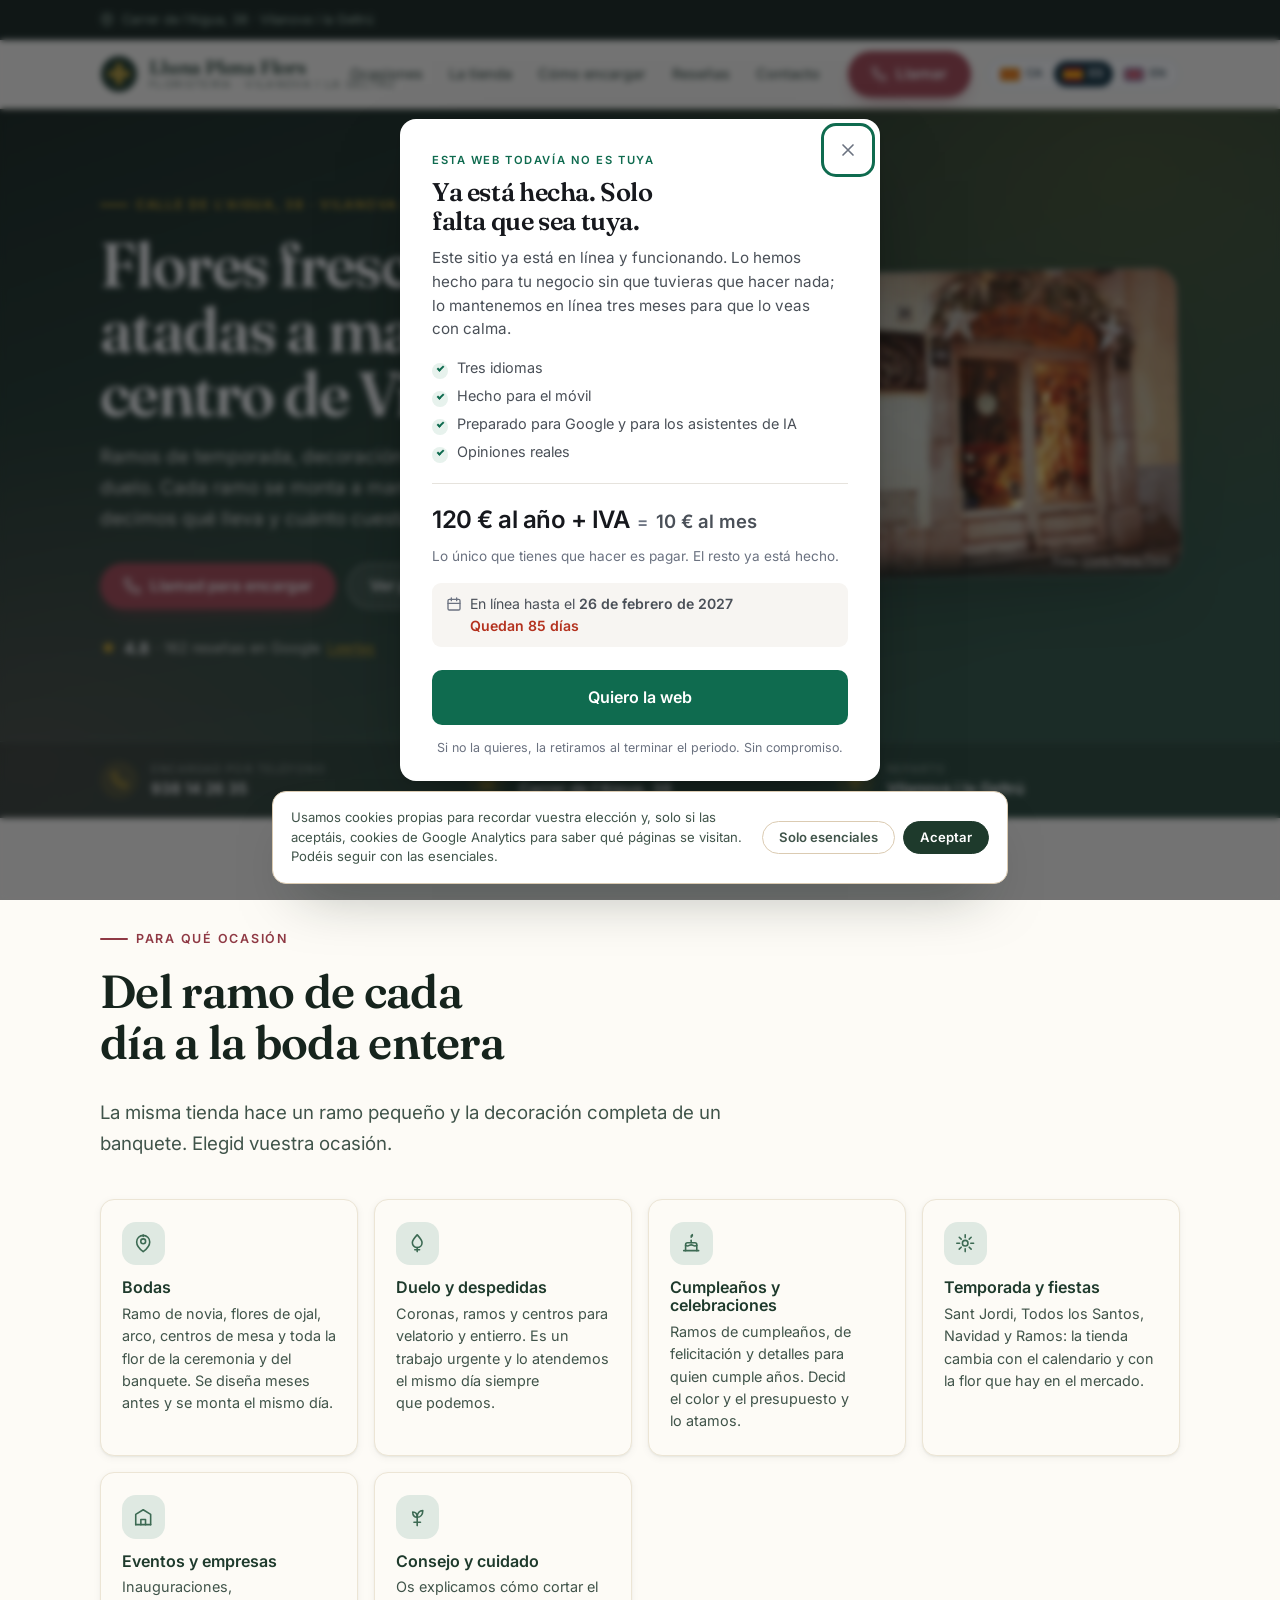
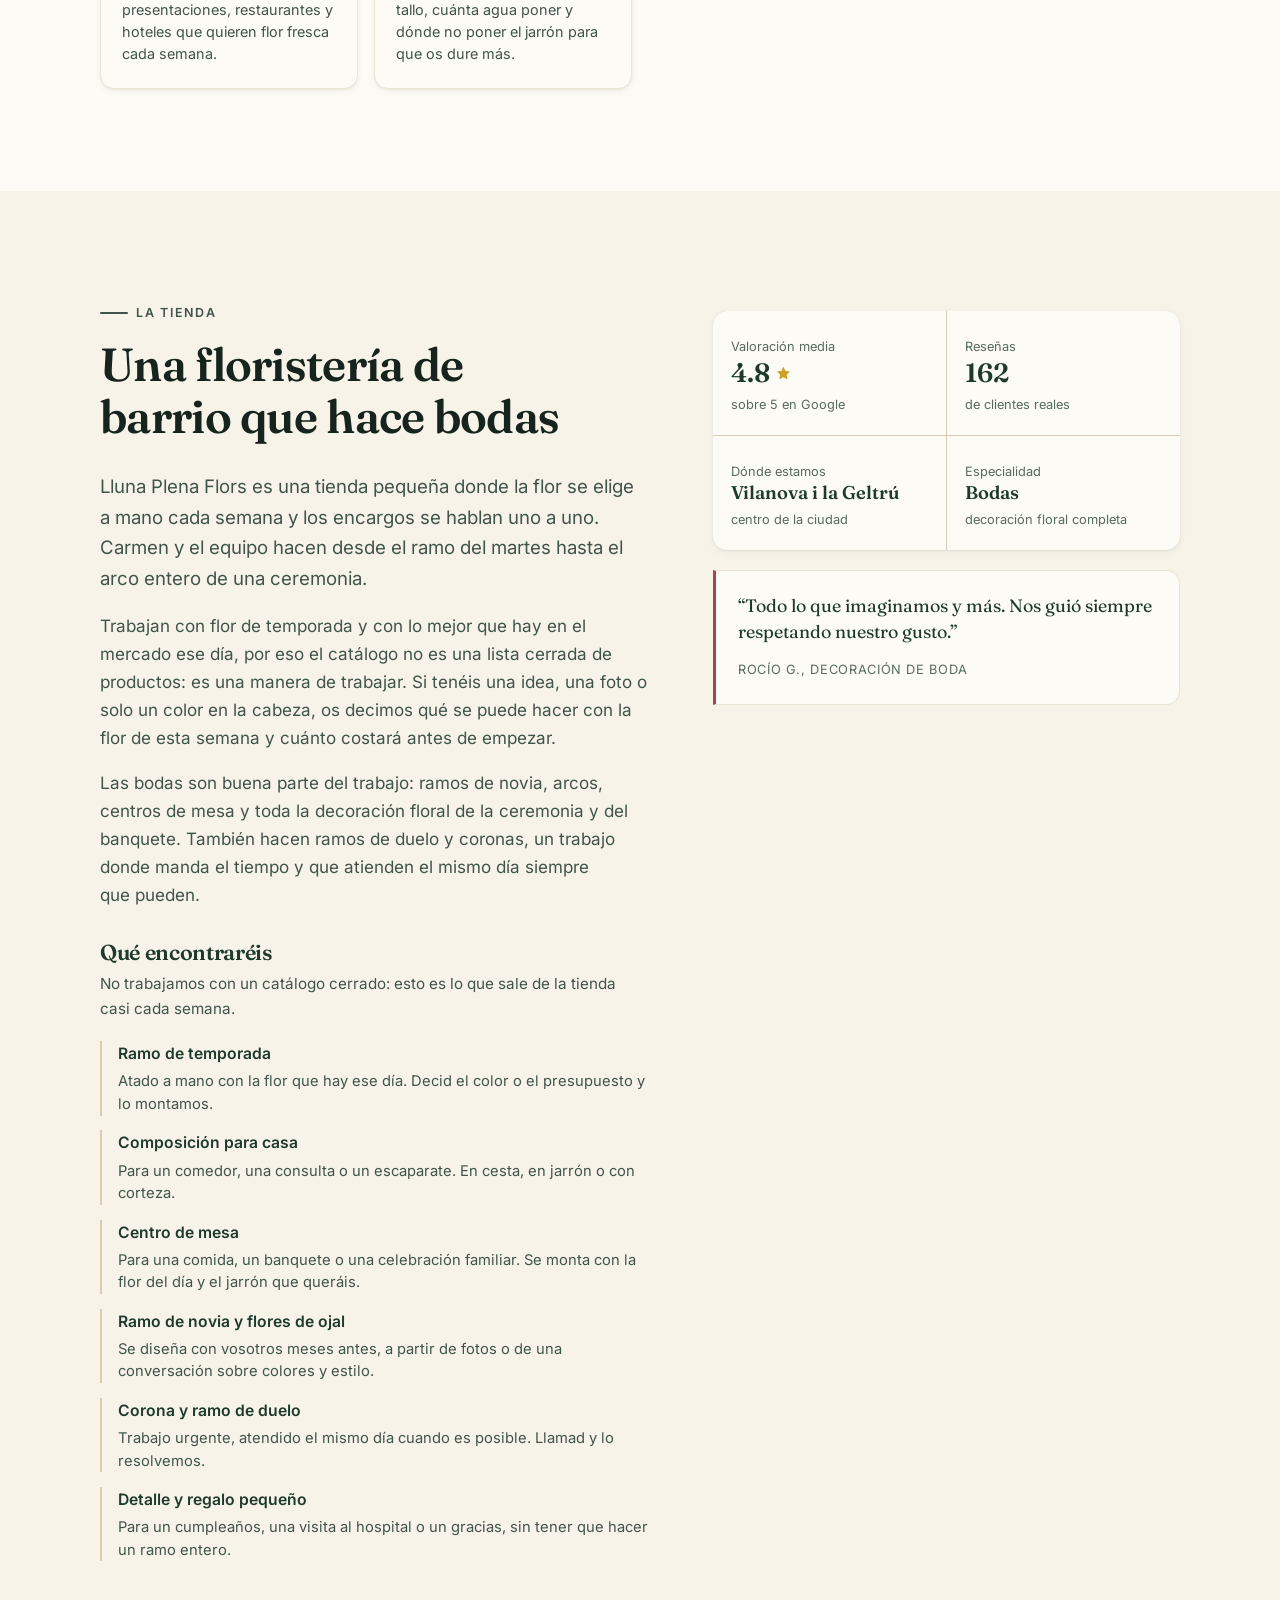
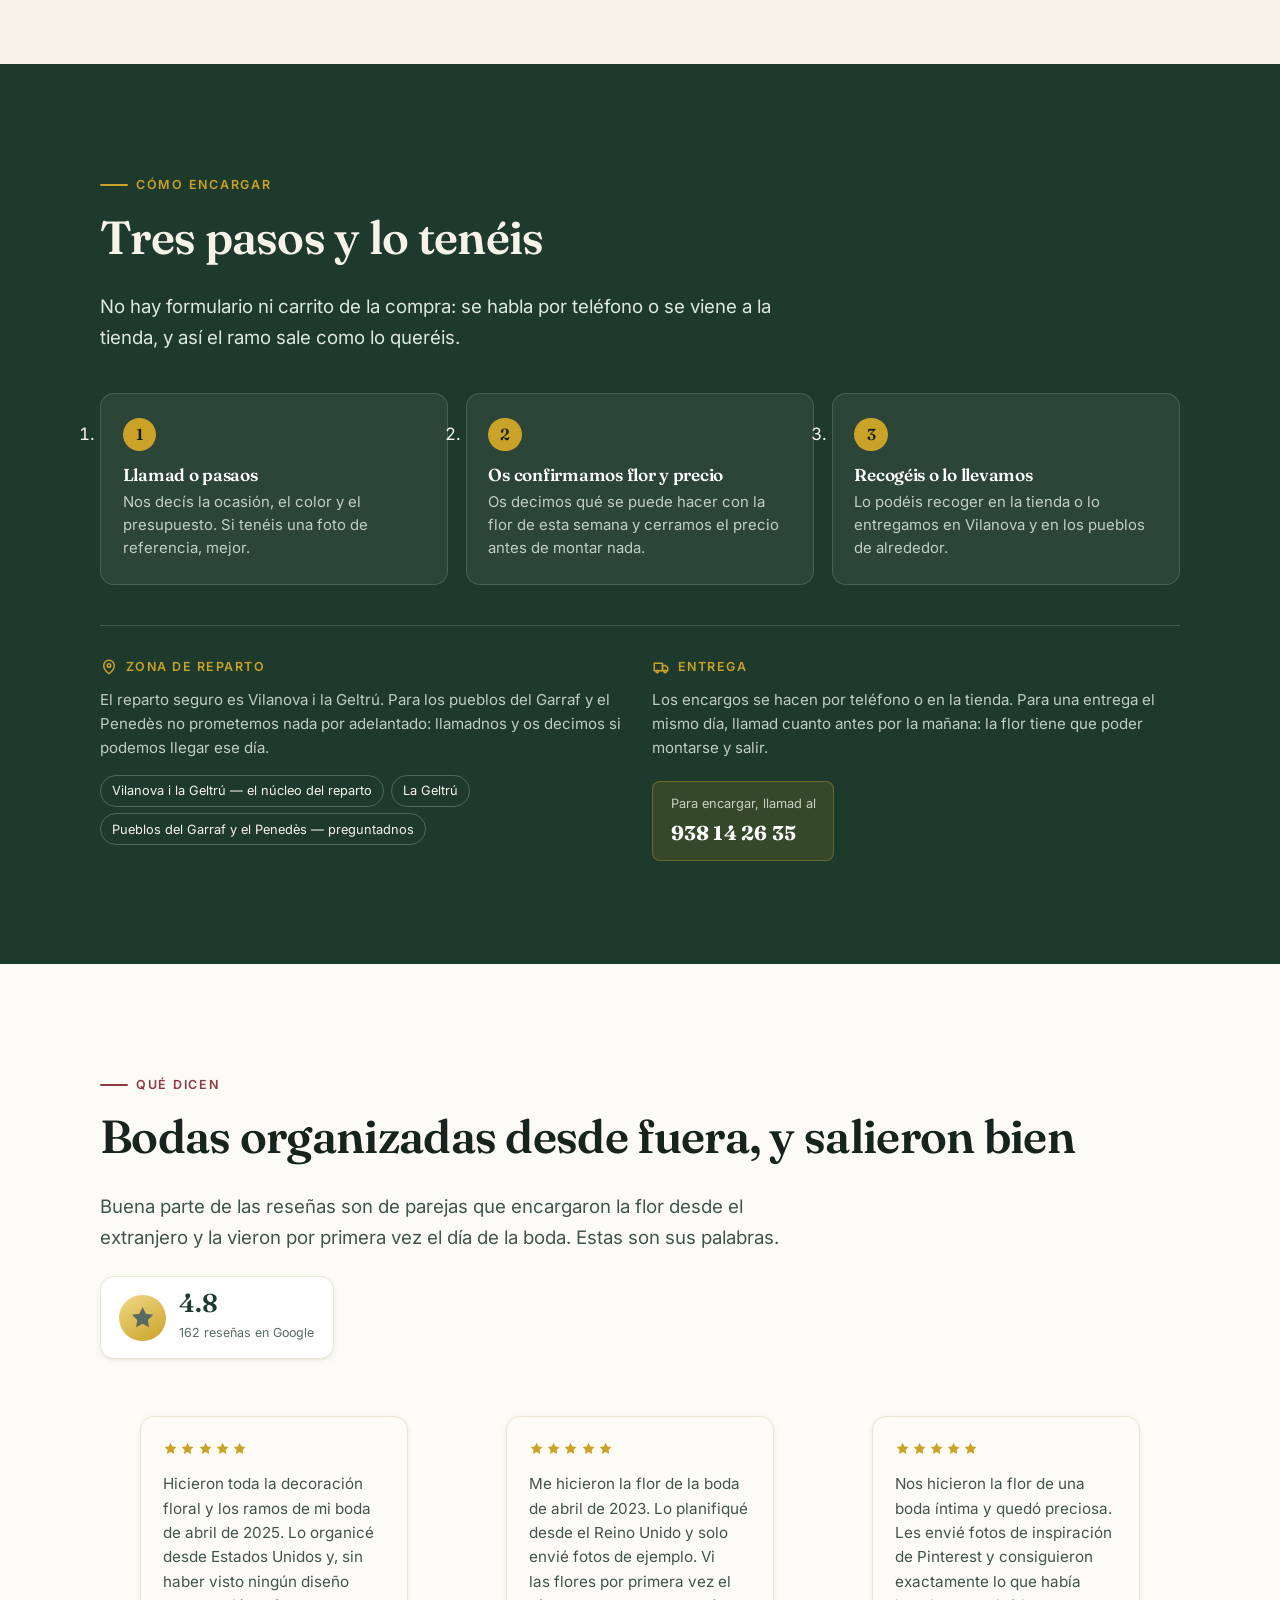
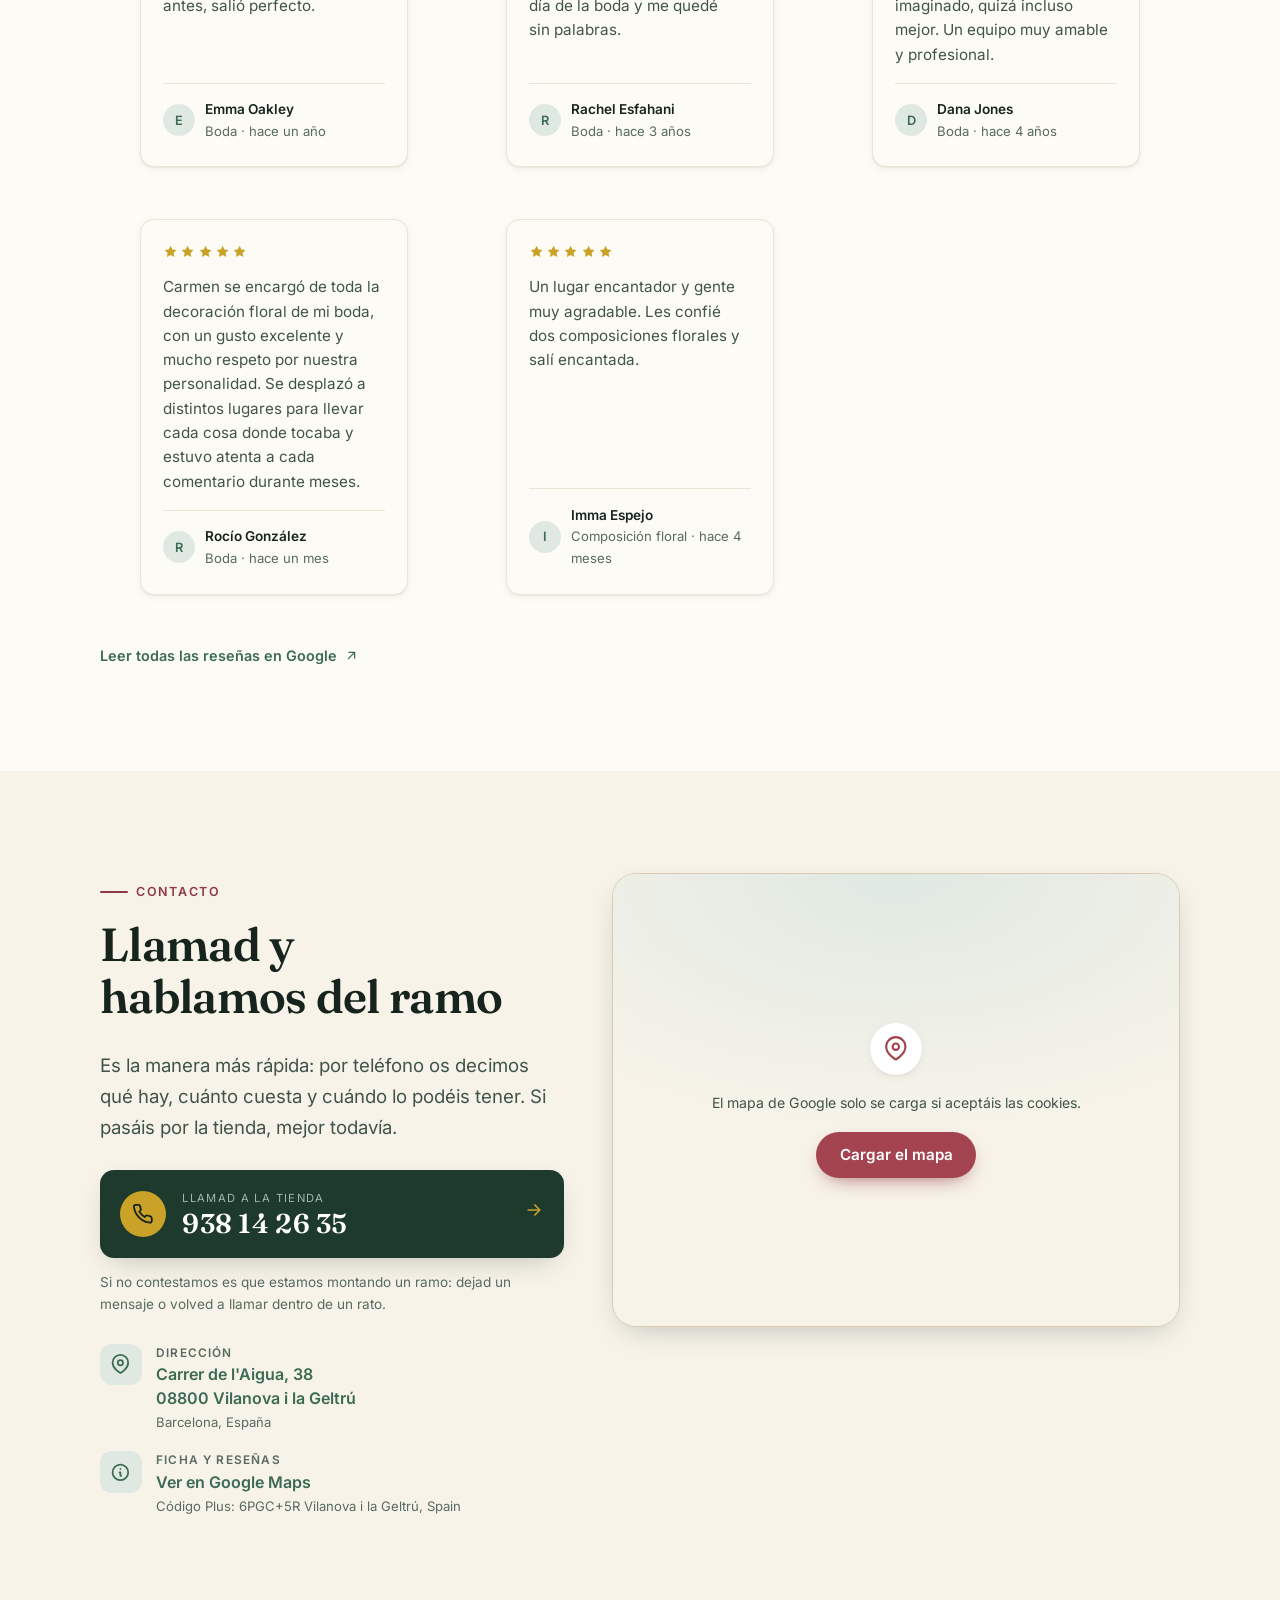
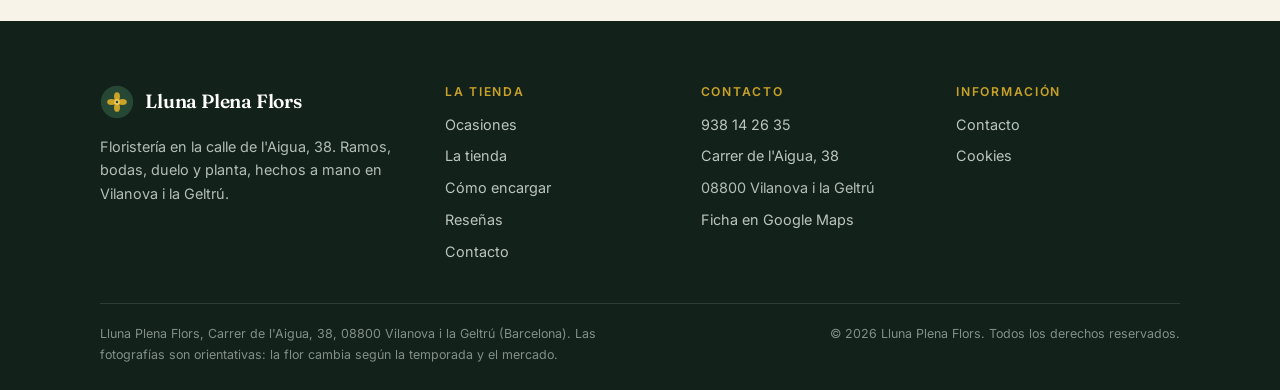
<file: es/index.html>
<!DOCTYPE html>
<html lang="es" dir="ltr">
<head>
<meta charset="utf-8">
<meta name="viewport" content="width=device-width, initial-scale=1">
<title>Lluna Plena Flors · Floristería en Vilanova i la Geltrú</title>
<meta name="description" content="Floristería en la calle de l&#39;Aigua, 38, Vilanova i la Geltrú. Ramos de temporada, decoración floral de boda, coronas de duelo y entrega a domicilio. Llamad al 938 14 26 35.">
<meta name="author" content="Lluna Plena Flors">
<meta name="theme-color" content="#12211a">
<meta name="robots" content="index, follow">
<link rel="canonical" href="https://llunaplenaflors.vilanovailageltru.info/es/">

<meta property="og:type" content="website">
<meta property="og:site_name" content="Lluna Plena Flors">
<meta property="og:title" content="Lluna Plena Flors · Floristería en Vilanova i la Geltrú">
<meta property="og:description" content="Floristería en la calle de l&#39;Aigua, 38, Vilanova i la Geltrú. Ramos de temporada, decoración floral de boda, coronas de duelo y entrega a domicilio. Llamad al 938 14 26 35.">
<meta property="og:locale" content="es_ES">
<meta property="og:url" content="https://llunaplenaflors.vilanovailageltru.info/es/">
<meta property="og:image" content="https://llunaplenaflors.vilanovailageltru.info/assets/img/og-image.jpg">
<meta property="og:image:width" content="1200">
<meta property="og:image:height" content="630">
<meta property="og:image:alt" content="Flores de temporada y ramos hechos a mano en la floristería Lluna Plena Flors de Vilanova i la Geltrú">
<meta name="twitter:card" content="summary_large_image">
<meta name="twitter:title" content="Lluna Plena Flors · Floristería en Vilanova i la Geltrú">
<meta name="twitter:description" content="Floristería en la calle de l&#39;Aigua, 38, Vilanova i la Geltrú. Ramos de temporada, decoración floral de boda, coronas de duelo y entrega a domicilio. Llamad al 938 14 26 35.">
<meta name="twitter:image" content="https://llunaplenaflors.vilanovailageltru.info/assets/img/og-image.jpg">


<link rel="alternate" hreflang="ca-ES" href="https://llunaplenaflors.vilanovailageltru.info/">

<link rel="alternate" hreflang="es-ES" href="https://llunaplenaflors.vilanovailageltru.info/es/">

<link rel="alternate" hreflang="en-GB" href="https://llunaplenaflors.vilanovailageltru.info/en/">

<link rel="alternate" hreflang="x-default" href="https://llunaplenaflors.vilanovailageltru.info/">


<link rel="icon" href="../assets/img/favicon.svg" type="image/svg+xml">
<link rel="apple-touch-icon" href="../assets/img/apple-touch-icon.png">
<link rel="manifest" href="../site.webmanifest">
<link rel="preload" href="../assets/fonts/fraunces-latin.woff2" as="font" type="font/woff2" crossorigin>
<link rel="preload" href="../assets/fonts/inter-latin.woff2" as="font" type="font/woff2" crossorigin>
<link rel="stylesheet" href="../assets/css/components.css">
<link rel="stylesheet" href="../assets/css/header-tools.css">
<link rel="stylesheet" href="../assets/css/styles.css">
<link rel="stylesheet" href="../assets/css/offer-panel.css">

<script>
  /* Google Analytics 4 with consent mode. Goes in <head> of every generated page,
     before any other script. Nothing is fetched from Google until the visitor
     accepts, and storage stays denied by default even if the tag loads elsewhere. */
  (function () {
    var ID = 'G-71LT2Q093H';
    var KEY = 'cookie-consent-v1';
    var accepted = false;
    try { accepted = localStorage.getItem(KEY) === 'accepted'; } catch (e) {}

    window.dataLayer = window.dataLayer || [];
    window.gtag = function () { window.dataLayer.push(arguments); };
    gtag('js', new Date());

    gtag('consent', 'default', {
      ad_storage: 'denied',
      ad_user_data: 'denied',
      ad_personalization: 'denied',
      analytics_storage: 'denied'
    });

    function load() {
      if (window.__gaLoaded) return;
      window.__gaLoaded = true;
      var s = document.createElement('script');
      s.async = true;
      s.src = 'https://www.googletagmanager.com/gtag/js?id=' + ID;
      document.head.appendChild(s);
      gtag('config', ID);
    }

    function grant() {
      load();
      gtag('consent', 'update', {
        ad_storage: 'granted',
        ad_user_data: 'granted',
        ad_personalization: 'granted',
        analytics_storage: 'granted'
      });
    }

    /* The cookie banner calls this from BOTH buttons; nothing touches Google before it runs. */
    window.__analyticsConsent = function (isAccepted) {
      try { localStorage.setItem(KEY, isAccepted ? 'accepted' : 'essential'); } catch (e) {}
      if (isAccepted) grant();
    };

    if (accepted) grant();
  })();
</script>
<script type="application/ld+json">
{
  "@context": "https://schema.org",
  "@type": "Florist",
  "@id": "https://llunaplenaflors.vilanovailageltru.info/#business",
  "name": "Lluna Plena Flors",
  "url": "https://llunaplenaflors.vilanovailageltru.info",
  "image": "https://llunaplenaflors.vilanovailageltru.info/assets/img/og-image.jpg",
  "telephone": "+34938142635",
  "address": {
    "@type": "PostalAddress",
    "streetAddress": "Carrer de l'Aigua, 38",
    "postalCode": "08800",
    "addressLocality": "Vilanova i la Geltrú",
    "addressRegion": "Barcelona",
    "addressCountry": "ES"
  },
  "geo": {
    "@type": "GeoCoordinates",
    "latitude": 41.2254394,
    "longitude": 1.7220513
  },
  "hasMap": "https://maps.google.com/?cid=5836549280904617496&g_mp=Cilnb29nbGUubWFwcy5wbGFjZXMudjEuUGxhY2VzLlNlYXJjaE5lYXJieRACGAQgAA",
  "inLanguage": "es",
  "aggregateRating": {
    "@type": "AggregateRating",
    "ratingValue": 4.8,
    "reviewCount": 162,
    "bestRating": 5,
    "worstRating": 1
  }
}
</script>
</head>
<body>
<a class="skip-link" href="#main">Ir al contenido</a>

<div class="topbar">
  <div class="wrap topbar__inner">
    <p class="topbar__note">
      <svg viewBox="0 0 24 24" width="14" height="14" fill="none" stroke="currentColor" stroke-width="2" stroke-linecap="round" stroke-linejoin="round" aria-hidden="true"><path d="M21 10c0 7-9 12-9 12S3 17 3 10a9 9 0 0 1 18 0Z"/><circle cx="12" cy="10" r="3"/></svg>
      Carrer de l&#39;Aigua, 38 · Vilanova i la Geltrú
    </p>
    <nav class="langs" aria-label="Cambio de idioma">
      
      <a class="langs__link" href="../" hreflang="ca" lang="ca">
        <span class="langs__flag" aria-hidden="true"><svg viewBox="0 0 24 16"><rect width="24" height="16" fill="#fcdd09"/><g fill="#da121a"><rect y="1.7778" width="24" height="1.7778"/><rect y="5.3334" width="24" height="1.7778"/><rect y="8.889" width="24" height="1.7778"/><rect y="12.4446" width="24" height="1.7778"/></g></svg></span>
        <span class="langs__code">ca</span>
        <span class="sr-only">Català</span>
      </a>
      
      <a class="langs__link" href="../es/" hreflang="es" lang="es" aria-current="true">
        <span class="langs__flag" aria-hidden="true"><svg viewBox="0 0 24 16"><rect width="24" height="16" fill="#c60b1e"/><rect y="4" width="24" height="8" fill="#ffc400"/></svg></span>
        <span class="langs__code">es</span>
        <span class="sr-only">Español</span>
      </a>
      
      <a class="langs__link" href="../en/" hreflang="en" lang="en">
        <span class="langs__flag" aria-hidden="true"><svg viewBox="0 0 24 16"><rect width="24" height="16" fill="#00247d"/><path d="M0 0 24 16M24 0 0 16" stroke="#fff" stroke-width="3.2"/><path d="M0 0 24 16M24 0 0 16" stroke="#cf142b" stroke-width="1.6"/><path d="M12 0v16M0 8h24" stroke="#fff" stroke-width="5.2"/><path d="M12 0v16M0 8h24" stroke="#cf142b" stroke-width="3"/></svg></span>
        <span class="langs__code">en</span>
        <span class="sr-only">English</span>
      </a>
      
    </nav>
  </div>
</div>

<header class="header">
  <div class="wrap header__inner">
    <a class="brand" href="../" aria-label="Lluna Plena Flors — Vilanova i la Geltrú">
      <svg class="brand__mark" viewBox="0 0 40 40" width="38" height="38" aria-hidden="true">
        <circle cx="20" cy="20" r="19" fill="#1e3a2c"/>
        <g fill="#c9a227">
          <ellipse cx="20" cy="13.6" rx="3.5" ry="5.2"/>
          <ellipse cx="20" cy="26.4" rx="3.5" ry="5.2"/>
          <ellipse cx="13.6" cy="20" rx="5.2" ry="3.5"/>
          <ellipse cx="26.4" cy="20" rx="5.2" ry="3.5"/>
        </g>
        <circle cx="20" cy="20" r="3.4" fill="#f4c95d"/>
        <circle cx="20" cy="20" r="1.5" fill="#1e3a2c"/>
      </svg>
      <span class="brand__text">
        <span class="brand__name">Lluna Plena Flors</span>
        <span class="brand__sub">Floristería · Vilanova i la Geltrú</span>
      </span>
    </a>
    <nav class="nav" id="site-nav" data-open="false" aria-label="Navegación principal">
      <ul class="nav__list">
        <li><a class="nav__link" href="#ocasions">Ocasiones</a></li>
        <li><a class="nav__link" href="#botiga">La tienda</a></li>
        <li><a class="nav__link" href="#comanda">Cómo encargar</a></li>
        <li><a class="nav__link" href="#ressenyes">Reseñas</a></li>
        <li><a class="nav__link" href="#contacte">Contacto</a></li>
      </ul>
    </nav>
    <a class="btn btn--primary header__cta" href="tel:+34938142635">
      <svg viewBox="0 0 24 24" width="16" height="16" fill="none" stroke="currentColor" stroke-width="2" stroke-linecap="round" stroke-linejoin="round" aria-hidden="true"><path d="M22 16.9v3a2 2 0 0 1-2.2 2 19.8 19.8 0 0 1-8.6-3.1 19.5 19.5 0 0 1-6-6A19.8 19.8 0 0 1 2.1 4.2 2 2 0 0 1 4.1 2h3a2 2 0 0 1 2 1.7c.1.9.4 1.8.7 2.6a2 2 0 0 1-.5 2.1L8.1 9.6a16 16 0 0 0 6 6l1.2-1.2a2 2 0 0 1 2.1-.5c.8.3 1.7.6 2.6.7a2 2 0 0 1 1.7 2.1Z"/></svg>
      Llamar
    </a>
    <button class="nav-toggle" type="button" aria-expanded="false" aria-controls="site-nav" aria-label="Abrir o cerrar el menú">
      <svg viewBox="0 0 24 24" width="22" height="22" fill="none" stroke="currentColor" stroke-width="2" stroke-linecap="round" aria-hidden="true"><path d="M4 7h16M4 12h16M4 17h16"/></svg>
    </button>
  </div>
</header>

<main id="main">

  <!-- HERO — product-led: the flowers take the space, the phone number takes the action -->
  <section class="hero" aria-labelledby="hero-title">
    <div class="wrap hero__inner">
      <div class="hero__copy">
        <p class="eyebrow hero__eyebrow">Calle de l&#39;Aigua, 38 · Vilanova i la Geltrú</p>
        <h1 class="hero__title" id="hero-title">Flores frescas, atadas a mano, en el centro de Vilanova</h1>
        <p class="hero__subtitle">Ramos de temporada, decoración de boda y coronas de duelo. Cada ramo se monta a mano con flor fresca, y os decimos qué lleva y cuánto cuesta antes de empezar.</p>
        <div class="hero__actions">
          <a class="btn btn--primary" href="tel:+34938142635">
            <svg viewBox="0 0 24 24" width="18" height="18" fill="none" stroke="currentColor" stroke-width="2" stroke-linecap="round" stroke-linejoin="round" aria-hidden="true"><path d="M22 16.9v3a2 2 0 0 1-2.2 2 19.8 19.8 0 0 1-8.6-3.1 19.5 19.5 0 0 1-6-6A19.8 19.8 0 0 1 2.1 4.2 2 2 0 0 1 4.1 2h3a2 2 0 0 1 2 1.7c.1.9.4 1.8.7 2.6a2 2 0 0 1-.5 2.1L8.1 9.6a16 16 0 0 0 6 6l1.2-1.2a2 2 0 0 1 2.1-.5c.8.3 1.7.6 2.6.7a2 2 0 0 1 1.7 2.1Z"/></svg>
            Llamad para encargar
          </a>
          <a class="btn btn--light" href="#ocasions">
            Ver para qué ocasión
            <svg viewBox="0 0 24 24" width="17" height="17" fill="none" stroke="currentColor" stroke-width="2" stroke-linecap="round" stroke-linejoin="round" aria-hidden="true"><path d="M12 5v14M6 13l6 6 6-6"/></svg>
          </a>
        </div>
        
        <p class="hero__proof">
          <span class="hero__proofStar" aria-hidden="true">
            <svg viewBox="0 0 24 24" fill="currentColor"><path d="M12 2.6l2.9 5.9 6.5.95-4.7 4.6 1.1 6.45L12 17.4l-5.8 3.1 1.1-6.45-4.7-4.6 6.5-.95L12 2.6Z"/></svg>
          </span>
          <b>4.8</b>
          <span>· 162 reseñas en Google</span>
          <a href="https://www.google.com/maps/place//data=!4m4!3m3!1s0x12a386fdab1f8829:0x50ff96a5ca619e18!9m1!1b1?g_mp=Cilnb29nbGUubWFwcy5wbGFjZXMudjEuUGxhY2VzLlNlYXJjaE5lYXJieRACGAQgAA" target="_blank" rel="noopener">Leerlas</a>
        </p>
        
      </div>

      <div class="hero__aside">
        
        <figure class="hero__photo">
          <img src="../assets/img/hero-photo.jpg" alt="Escaparate de Lluna Plena Flors con ramos y composiciones de flor natural" width="788" height="549" fetchpriority="high" decoding="async">
          
          <figcaption data-photo-credit>
            Foto:
            <a href="https://maps.google.com/maps/contrib/111489482927091731445" target="_blank" rel="noopener nofollow">Lluna Plena Flors</a>
          </figcaption>
          
        </figure>
        
      </div>
    </div>

    <div class="orderstrip">
      <div class="wrap orderstrip__inner">
        <div class="orderstrip__item">
          <span class="orderstrip__icon" aria-hidden="true">
            <svg viewBox="0 0 24 24" fill="none" stroke="currentColor" stroke-width="2" stroke-linecap="round" stroke-linejoin="round"><path d="M22 16.9v3a2 2 0 0 1-2.2 2 19.8 19.8 0 0 1-8.6-3.1 19.5 19.5 0 0 1-6-6A19.8 19.8 0 0 1 2.1 4.2 2 2 0 0 1 4.1 2h3a2 2 0 0 1 2 1.7c.1.9.4 1.8.7 2.6a2 2 0 0 1-.5 2.1L8.1 9.6a16 16 0 0 0 6 6l1.2-1.2a2 2 0 0 1 2.1-.5c.8.3 1.7.6 2.6.7a2 2 0 0 1 1.7 2.1Z"/></svg>
          </span>
          <div>
            <span class="orderstrip__label">Encargad por teléfono</span>
            <a class="orderstrip__value" href="tel:+34938142635">938 14 26 35</a>
          </div>
        </div>
        <div class="orderstrip__item">
          <span class="orderstrip__icon" aria-hidden="true">
            <svg viewBox="0 0 24 24" fill="none" stroke="currentColor" stroke-width="2" stroke-linecap="round" stroke-linejoin="round"><path d="M3 21h18"/><path d="M5 21V8l7-5 7 5v13"/><path d="M10 21v-6h4v6"/></svg>
          </span>
          <div>
            <span class="orderstrip__label">Tienda abierta en la calle de l&#39;Aigua</span>
            <a class="orderstrip__value" href="https://maps.google.com/?cid=5836549280904617496&amp;g_mp=Cilnb29nbGUubWFwcy5wbGFjZXMudjEuUGxhY2VzLlNlYXJjaE5lYXJieRACGAQgAA" target="_blank" rel="noopener">Carrer de l&#39;Aigua, 38</a>
          </div>
        </div>
        <div class="orderstrip__item">
          <span class="orderstrip__icon" aria-hidden="true">
            <svg viewBox="0 0 24 24" fill="none" stroke="currentColor" stroke-width="2" stroke-linecap="round" stroke-linejoin="round"><path d="M12 21s7-5.2 7-11a7 7 0 1 0-14 0c0 5.8 7 11 7 11Z"/><circle cx="12" cy="10" r="2.4"/></svg>
          </span>
          <div>
            <span class="orderstrip__label">Reparto</span>
            <span class="orderstrip__value">Vilanova i la Geltrú</span>
          </div>
        </div>
      </div>
    </div>
  </section>

  <!-- OCCASIONS — the first question a florist customer has is "can you do this for…" -->
  <section class="section" id="ocasions" aria-labelledby="ocasions-title">
    <div class="wrap">
      <div class="section__head reveal">
        <p class="eyebrow">Para qué ocasión</p>
        <h2 class="h2" id="ocasions-title">Del ramo de cada día a la boda entera</h2>
        <p class="lead">La misma tienda hace un ramo pequeño y la decoración completa de un banquete. Elegid vuestra ocasión.</p>
      </div>
      <ul class="cards">
        
        <li class="card reveal">
          <span class="card__icon" aria-hidden="true"><svg viewBox="0 0 24 24" fill="none" stroke="currentColor" stroke-width="1.7" stroke-linecap="round" stroke-linejoin="round" aria-hidden="true"><path d="M12 21s7-5.2 7-10.4A7 7 0 0 0 5 10.6C5 15.8 12 21 12 21Z"/><circle cx="12" cy="10" r="2.6"/><path d="M12 3.2v1.6"/></svg></span>
          <h3>Bodas</h3>
          <p>Ramo de novia, flores de ojal, arco, centros de mesa y toda la flor de la ceremonia y del banquete. Se diseña meses antes y se monta el mismo día.</p>
        </li>
        
        <li class="card reveal">
          <span class="card__icon" aria-hidden="true"><svg viewBox="0 0 24 24" fill="none" stroke="currentColor" stroke-width="1.7" stroke-linecap="round" stroke-linejoin="round" aria-hidden="true"><path d="M12 3c3 3.4 5.2 5.6 5.2 8.4A5.2 5.2 0 0 1 12 16.6a5.2 5.2 0 0 1-5.2-5.2C6.8 8.6 9 6.4 12 3Z"/><path d="M12 16.6V21"/><path d="M9.4 19h5.2"/></svg></span>
          <h3>Duelo y despedidas</h3>
          <p>Coronas, ramos y centros para velatorio y entierro. Es un trabajo urgente y lo atendemos el mismo día siempre que podemos.</p>
        </li>
        
        <li class="card reveal">
          <span class="card__icon" aria-hidden="true"><svg viewBox="0 0 24 24" fill="none" stroke="currentColor" stroke-width="1.7" stroke-linecap="round" stroke-linejoin="round" aria-hidden="true"><path d="M4 20h16"/><path d="M6 20v-6.4a2 2 0 0 1 2-2h8a2 2 0 0 1 2 2V20"/><path d="M12 11.6V8.8"/><path d="M12 5.6c1.2-1 1.6-2 1.2-2.8-.7.3-1.5 1-1.2 2.8Z"/><path d="M6 14.4c1.6 1 2.4 1 4 0s2.4-1 4 0 2.4 1 4 0"/></svg></span>
          <h3>Cumpleaños y celebraciones</h3>
          <p>Ramos de cumpleaños, de felicitación y detalles para quien cumple años. Decid el color y el presupuesto y lo atamos.</p>
        </li>
        
        <li class="card reveal">
          <span class="card__icon" aria-hidden="true"><svg viewBox="0 0 24 24" fill="none" stroke="currentColor" stroke-width="1.7" stroke-linecap="round" stroke-linejoin="round" aria-hidden="true"><circle cx="12" cy="12" r="3"/><path d="M12 3v3M12 18v3M3 12h3M18 12h3M5.6 5.6l2.1 2.1M16.3 16.3l2.1 2.1M18.4 5.6l-2.1 2.1M7.7 16.3l-2.1 2.1"/></svg></span>
          <h3>Temporada y fiestas</h3>
          <p>Sant Jordi, Todos los Santos, Navidad y Ramos: la tienda cambia con el calendario y con la flor que hay en el mercado.</p>
        </li>
        
        <li class="card reveal">
          <span class="card__icon" aria-hidden="true"><svg viewBox="0 0 24 24" fill="none" stroke="currentColor" stroke-width="1.7" stroke-linecap="round" stroke-linejoin="round" aria-hidden="true"><path d="M4 20V9l8-5 8 5v11"/><path d="M4 20h16"/><path d="M9.5 20v-5.5h5V20"/></svg></span>
          <h3>Eventos y empresas</h3>
          <p>Inauguraciones, presentaciones, restaurantes y hoteles que quieren flor fresca cada semana.</p>
        </li>
        
        <li class="card reveal">
          <span class="card__icon" aria-hidden="true"><svg viewBox="0 0 24 24" fill="none" stroke="currentColor" stroke-width="1.7" stroke-linecap="round" stroke-linejoin="round" aria-hidden="true"><path d="M12 12c0-4.4 2.6-7 6-7 0 4.4-2.6 7-6 7Z"/><path d="M12 12c0-3.4-2-5.6-4.8-5.6C7.2 9.8 9.2 12 12 12Z"/><path d="M12 12v9"/><path d="M8.5 17.5h7"/></svg></span>
          <h3>Consejo y cuidado</h3>
          <p>Os explicamos cómo cortar el tallo, cuánta agua poner y dónde no poner el jarrón para que os dure más.</p>
        </li>
        
      </ul>
    </div>
  </section>

  <!-- THE SHOP — what is actually on the counter, plus who makes it -->
  <section class="section section--ivory" id="botiga" aria-labelledby="botiga-title">
    <div class="wrap">
      <div class="shop__grid">
        <div class="shop__copy reveal">
          <p class="eyebrow">La tienda</p>
          <h2 class="h2" id="botiga-title">Una floristería de barrio que hace bodas</h2>
          <p class="lead">Lluna Plena Flors es una tienda pequeña donde la flor se elige a mano cada semana y los encargos se hablan uno a uno. Carmen y el equipo hacen desde el ramo del martes hasta el arco entero de una ceremonia.</p>
          <p>Trabajan con flor de temporada y con lo mejor que hay en el mercado ese día, por eso el catálogo no es una lista cerrada de productos: es una manera de trabajar. Si tenéis una idea, una foto o solo un color en la cabeza, os decimos qué se puede hacer con la flor de esta semana y cuánto costará antes de empezar.</p>
          <p>Las bodas son buena parte del trabajo: ramos de novia, arcos, centros de mesa y toda la decoración floral de la ceremonia y del banquete. También hacen ramos de duelo y coronas, un trabajo donde manda el tiempo y que atienden el mismo día siempre que pueden.</p>

          <h3 class="shop__listTitle">Qué encontraréis</h3>
          <p class="shop__listLead">No trabajamos con un catálogo cerrado: esto es lo que sale de la tienda casi cada semana.</p>
          <dl class="shoplist">
            
            <div class="shoplist__item">
              <dt>Ramo de temporada</dt>
              <dd>Atado a mano con la flor que hay ese día. Decid el color o el presupuesto y lo montamos.</dd>
            </div>
            
            <div class="shoplist__item">
              <dt>Composición para casa</dt>
              <dd>Para un comedor, una consulta o un escaparate. En cesta, en jarrón o con corteza.</dd>
            </div>
            
            <div class="shoplist__item">
              <dt>Centro de mesa</dt>
              <dd>Para una comida, un banquete o una celebración familiar. Se monta con la flor del día y el jarrón que queráis.</dd>
            </div>
            
            <div class="shoplist__item">
              <dt>Ramo de novia y flores de ojal</dt>
              <dd>Se diseña con vosotros meses antes, a partir de fotos o de una conversación sobre colores y estilo.</dd>
            </div>
            
            <div class="shoplist__item">
              <dt>Corona y ramo de duelo</dt>
              <dd>Trabajo urgente, atendido el mismo día cuando es posible. Llamad y lo resolvemos.</dd>
            </div>
            
            <div class="shoplist__item">
              <dt>Detalle y regalo pequeño</dt>
              <dd>Para un cumpleaños, una visita al hospital o un gracias, sin tener que hacer un ramo entero.</dd>
            </div>
            
          </dl>
        </div>
        <div class="reveal">
          <dl class="stats">
            <div class="stat">
              <dt class="stat__label">Valoración media</dt>
              <dd class="stat__value">
                4.8
                <svg viewBox="0 0 24 24" fill="currentColor" aria-hidden="true"><path d="M12 2.6l2.9 5.9 6.5.95-4.7 4.6 1.1 6.45L12 17.4l-5.8 3.1 1.1-6.45-4.7-4.6 6.5-.95L12 2.6Z"/></svg>
              </dd>
              <p class="stat__label">sobre 5 en Google</p>
            </div>
            <div class="stat">
              <dt class="stat__label">Reseñas</dt>
              <dd class="stat__value">162</dd>
              <p class="stat__label">de clientes reales</p>
            </div>
            <div class="stat">
              <dt class="stat__label">Dónde estamos</dt>
              <dd class="stat__value stat__value--text">Vilanova i la Geltrú</dd>
              <p class="stat__label">centro de la ciudad</p>
            </div>
            <div class="stat">
              <dt class="stat__label">Especialidad</dt>
              <dd class="stat__value stat__value--text">Bodas</dd>
              <p class="stat__label">decoración floral completa</p>
            </div>
          </dl>
          <blockquote class="shop__pull reveal">
            <p>“Todo lo que imaginamos y más. Nos guió siempre respetando nuestro gusto.”</p>
            <cite>Rocío G., decoración de boda</cite>
          </blockquote>
        </div>
      </div>
    </div>
  </section>

  <!-- HOW TO ORDER — delivery and service area belong here, not only in the footer -->
  <section class="section section--forest" id="comanda" aria-labelledby="comanda-title">
    <div class="wrap">
      <div class="section__head reveal">
        <p class="eyebrow">Cómo encargar</p>
        <h2 class="h2" id="comanda-title">Tres pasos y lo tenéis</h2>
        <p class="lead">No hay formulario ni carrito de la compra: se habla por teléfono o se viene a la tienda, y así el ramo sale como lo queréis.</p>
      </div>
      <ol class="steps">
        <li class="step reveal">
          <span class="step__num" aria-hidden="true">1</span>
          <h3>Llamad o pasaos</h3>
          <p>Nos decís la ocasión, el color y el presupuesto. Si tenéis una foto de referencia, mejor.</p>
        </li>
        <li class="step reveal">
          <span class="step__num" aria-hidden="true">2</span>
          <h3>Os confirmamos flor y precio</h3>
          <p>Os decimos qué se puede hacer con la flor de esta semana y cerramos el precio antes de montar nada.</p>
        </li>
        <li class="step reveal">
          <span class="step__num" aria-hidden="true">3</span>
          <h3>Recogéis o lo llevamos</h3>
          <p>Lo podéis recoger en la tienda o lo entregamos en Vilanova y en los pueblos de alrededor.</p>
        </li>
      </ol>
      <div class="delivery reveal">
        <div class="delivery__col">
          <h3 class="delivery__title">
            <svg viewBox="0 0 24 24" width="18" height="18" fill="none" stroke="currentColor" stroke-width="2" stroke-linecap="round" stroke-linejoin="round" aria-hidden="true"><path d="M12 21s7-5.2 7-11a7 7 0 1 0-14 0c0 5.8 7 11 7 11Z"/><circle cx="12" cy="10" r="2.4"/></svg>
            Zona de reparto
          </h3>
          <p>El reparto seguro es Vilanova i la Geltrú. Para los pueblos del Garraf y el Penedès no prometemos nada por adelantado: llamadnos y os decimos si podemos llegar ese día.</p>
          <ul class="delivery__places">
            <li>Vilanova i la Geltrú — el núcleo del reparto</li><li>La Geltrú</li><li>Pueblos del Garraf y el Penedès — preguntadnos</li>
          </ul>
        </div>
        <div class="delivery__col">
          <h3 class="delivery__title">
            <svg viewBox="0 0 24 24" width="18" height="18" fill="none" stroke="currentColor" stroke-width="2" stroke-linecap="round" stroke-linejoin="round" aria-hidden="true"><path d="M3 7h11v10H3z"/><path d="M14 10h4l3 3v4h-7z"/><circle cx="7" cy="18" r="1.6"/><circle cx="17.5" cy="18" r="1.6"/></svg>
            Entrega
          </h3>
          <p>Los encargos se hacen por teléfono o en la tienda. Para una entrega el mismo día, llamad cuanto antes por la mañana: la flor tiene que poder montarse y salir.</p>
          <a class="delivery__cta" href="tel:+34938142635">
            Para encargar, llamad al
            <strong>938 14 26 35</strong>
          </a>
        </div>
      </div>
    </div>
  </section>

  <!-- REVIEWS -->
  <section class="section" id="ressenyes" aria-labelledby="ressenyes-title">
    <div class="wrap">
      <div class="reviews__head reveal">
        <div>
          <p class="eyebrow">Qué dicen</p>
          <h2 class="h2" id="ressenyes-title">Bodas organizadas desde fuera, y salieron bien</h2>
          <p class="lead">Buena parte de las reseñas son de parejas que encargaron la flor desde el extranjero y la vieron por primera vez el día de la boda. Estas son sus palabras.</p>
        </div>
        <div class="reviews__score">
          <span class="rating__star" aria-hidden="true">
            <svg viewBox="0 0 24 24" fill="currentColor"><path d="M12 2.6l2.9 5.9 6.5.95-4.7 4.6 1.1 6.45L12 17.4l-5.8 3.1 1.1-6.45-4.7-4.6 6.5-.95L12 2.6Z"/></svg>
          </span>
          <div>
            <b>4.8</b>
            <span>162 reseñas en Google</span>
          </div>
        </div>
      </div>
      <div class="quotes">
        
        <figure class="quote reveal">
          <div class="quote__stars" aria-label="5 de 5 estrellas">
            <svg viewBox="0 0 24 24" fill="currentColor" aria-hidden="true"><path d="M12 2.6l2.9 5.9 6.5.95-4.7 4.6 1.1 6.45L12 17.4l-5.8 3.1 1.1-6.45-4.7-4.6 6.5-.95L12 2.6Z"/></svg><svg viewBox="0 0 24 24" fill="currentColor" aria-hidden="true"><path d="M12 2.6l2.9 5.9 6.5.95-4.7 4.6 1.1 6.45L12 17.4l-5.8 3.1 1.1-6.45-4.7-4.6 6.5-.95L12 2.6Z"/></svg><svg viewBox="0 0 24 24" fill="currentColor" aria-hidden="true"><path d="M12 2.6l2.9 5.9 6.5.95-4.7 4.6 1.1 6.45L12 17.4l-5.8 3.1 1.1-6.45-4.7-4.6 6.5-.95L12 2.6Z"/></svg><svg viewBox="0 0 24 24" fill="currentColor" aria-hidden="true"><path d="M12 2.6l2.9 5.9 6.5.95-4.7 4.6 1.1 6.45L12 17.4l-5.8 3.1 1.1-6.45-4.7-4.6 6.5-.95L12 2.6Z"/></svg><svg viewBox="0 0 24 24" fill="currentColor" aria-hidden="true"><path d="M12 2.6l2.9 5.9 6.5.95-4.7 4.6 1.1 6.45L12 17.4l-5.8 3.1 1.1-6.45-4.7-4.6 6.5-.95L12 2.6Z"/></svg>
          </div>
          <blockquote><p>Hicieron toda la decoración floral y los ramos de mi boda de abril de 2025. Lo organicé desde Estados Unidos y, sin haber visto ningún diseño antes, salió perfecto.</p></blockquote>
          <figcaption>
            <span class="quote__avatar" aria-hidden="true">E</span>
            <span>
              <strong>Emma Oakley</strong>
              Boda · hace un año
            </span>
          </figcaption>
        </figure>
        
        <figure class="quote reveal">
          <div class="quote__stars" aria-label="5 de 5 estrellas">
            <svg viewBox="0 0 24 24" fill="currentColor" aria-hidden="true"><path d="M12 2.6l2.9 5.9 6.5.95-4.7 4.6 1.1 6.45L12 17.4l-5.8 3.1 1.1-6.45-4.7-4.6 6.5-.95L12 2.6Z"/></svg><svg viewBox="0 0 24 24" fill="currentColor" aria-hidden="true"><path d="M12 2.6l2.9 5.9 6.5.95-4.7 4.6 1.1 6.45L12 17.4l-5.8 3.1 1.1-6.45-4.7-4.6 6.5-.95L12 2.6Z"/></svg><svg viewBox="0 0 24 24" fill="currentColor" aria-hidden="true"><path d="M12 2.6l2.9 5.9 6.5.95-4.7 4.6 1.1 6.45L12 17.4l-5.8 3.1 1.1-6.45-4.7-4.6 6.5-.95L12 2.6Z"/></svg><svg viewBox="0 0 24 24" fill="currentColor" aria-hidden="true"><path d="M12 2.6l2.9 5.9 6.5.95-4.7 4.6 1.1 6.45L12 17.4l-5.8 3.1 1.1-6.45-4.7-4.6 6.5-.95L12 2.6Z"/></svg><svg viewBox="0 0 24 24" fill="currentColor" aria-hidden="true"><path d="M12 2.6l2.9 5.9 6.5.95-4.7 4.6 1.1 6.45L12 17.4l-5.8 3.1 1.1-6.45-4.7-4.6 6.5-.95L12 2.6Z"/></svg>
          </div>
          <blockquote><p>Me hicieron la flor de la boda de abril de 2023. Lo planifiqué desde el Reino Unido y solo envié fotos de ejemplo. Vi las flores por primera vez el día de la boda y me quedé sin palabras.</p></blockquote>
          <figcaption>
            <span class="quote__avatar" aria-hidden="true">R</span>
            <span>
              <strong>Rachel Esfahani</strong>
              Boda · hace 3 años
            </span>
          </figcaption>
        </figure>
        
        <figure class="quote reveal">
          <div class="quote__stars" aria-label="5 de 5 estrellas">
            <svg viewBox="0 0 24 24" fill="currentColor" aria-hidden="true"><path d="M12 2.6l2.9 5.9 6.5.95-4.7 4.6 1.1 6.45L12 17.4l-5.8 3.1 1.1-6.45-4.7-4.6 6.5-.95L12 2.6Z"/></svg><svg viewBox="0 0 24 24" fill="currentColor" aria-hidden="true"><path d="M12 2.6l2.9 5.9 6.5.95-4.7 4.6 1.1 6.45L12 17.4l-5.8 3.1 1.1-6.45-4.7-4.6 6.5-.95L12 2.6Z"/></svg><svg viewBox="0 0 24 24" fill="currentColor" aria-hidden="true"><path d="M12 2.6l2.9 5.9 6.5.95-4.7 4.6 1.1 6.45L12 17.4l-5.8 3.1 1.1-6.45-4.7-4.6 6.5-.95L12 2.6Z"/></svg><svg viewBox="0 0 24 24" fill="currentColor" aria-hidden="true"><path d="M12 2.6l2.9 5.9 6.5.95-4.7 4.6 1.1 6.45L12 17.4l-5.8 3.1 1.1-6.45-4.7-4.6 6.5-.95L12 2.6Z"/></svg><svg viewBox="0 0 24 24" fill="currentColor" aria-hidden="true"><path d="M12 2.6l2.9 5.9 6.5.95-4.7 4.6 1.1 6.45L12 17.4l-5.8 3.1 1.1-6.45-4.7-4.6 6.5-.95L12 2.6Z"/></svg>
          </div>
          <blockquote><p>Nos hicieron la flor de una boda íntima y quedó preciosa. Les envié fotos de inspiración de Pinterest y consiguieron exactamente lo que había imaginado, quizá incluso mejor. Un equipo muy amable y profesional.</p></blockquote>
          <figcaption>
            <span class="quote__avatar" aria-hidden="true">D</span>
            <span>
              <strong>Dana Jones</strong>
              Boda · hace 4 años
            </span>
          </figcaption>
        </figure>
        
        <figure class="quote reveal">
          <div class="quote__stars" aria-label="5 de 5 estrellas">
            <svg viewBox="0 0 24 24" fill="currentColor" aria-hidden="true"><path d="M12 2.6l2.9 5.9 6.5.95-4.7 4.6 1.1 6.45L12 17.4l-5.8 3.1 1.1-6.45-4.7-4.6 6.5-.95L12 2.6Z"/></svg><svg viewBox="0 0 24 24" fill="currentColor" aria-hidden="true"><path d="M12 2.6l2.9 5.9 6.5.95-4.7 4.6 1.1 6.45L12 17.4l-5.8 3.1 1.1-6.45-4.7-4.6 6.5-.95L12 2.6Z"/></svg><svg viewBox="0 0 24 24" fill="currentColor" aria-hidden="true"><path d="M12 2.6l2.9 5.9 6.5.95-4.7 4.6 1.1 6.45L12 17.4l-5.8 3.1 1.1-6.45-4.7-4.6 6.5-.95L12 2.6Z"/></svg><svg viewBox="0 0 24 24" fill="currentColor" aria-hidden="true"><path d="M12 2.6l2.9 5.9 6.5.95-4.7 4.6 1.1 6.45L12 17.4l-5.8 3.1 1.1-6.45-4.7-4.6 6.5-.95L12 2.6Z"/></svg><svg viewBox="0 0 24 24" fill="currentColor" aria-hidden="true"><path d="M12 2.6l2.9 5.9 6.5.95-4.7 4.6 1.1 6.45L12 17.4l-5.8 3.1 1.1-6.45-4.7-4.6 6.5-.95L12 2.6Z"/></svg>
          </div>
          <blockquote><p>Carmen se encargó de toda la decoración floral de mi boda, con un gusto excelente y mucho respeto por nuestra personalidad. Se desplazó a distintos lugares para llevar cada cosa donde tocaba y estuvo atenta a cada comentario durante meses.</p></blockquote>
          <figcaption>
            <span class="quote__avatar" aria-hidden="true">R</span>
            <span>
              <strong>Rocío González</strong>
              Boda · hace un mes
            </span>
          </figcaption>
        </figure>
        
        <figure class="quote reveal">
          <div class="quote__stars" aria-label="5 de 5 estrellas">
            <svg viewBox="0 0 24 24" fill="currentColor" aria-hidden="true"><path d="M12 2.6l2.9 5.9 6.5.95-4.7 4.6 1.1 6.45L12 17.4l-5.8 3.1 1.1-6.45-4.7-4.6 6.5-.95L12 2.6Z"/></svg><svg viewBox="0 0 24 24" fill="currentColor" aria-hidden="true"><path d="M12 2.6l2.9 5.9 6.5.95-4.7 4.6 1.1 6.45L12 17.4l-5.8 3.1 1.1-6.45-4.7-4.6 6.5-.95L12 2.6Z"/></svg><svg viewBox="0 0 24 24" fill="currentColor" aria-hidden="true"><path d="M12 2.6l2.9 5.9 6.5.95-4.7 4.6 1.1 6.45L12 17.4l-5.8 3.1 1.1-6.45-4.7-4.6 6.5-.95L12 2.6Z"/></svg><svg viewBox="0 0 24 24" fill="currentColor" aria-hidden="true"><path d="M12 2.6l2.9 5.9 6.5.95-4.7 4.6 1.1 6.45L12 17.4l-5.8 3.1 1.1-6.45-4.7-4.6 6.5-.95L12 2.6Z"/></svg><svg viewBox="0 0 24 24" fill="currentColor" aria-hidden="true"><path d="M12 2.6l2.9 5.9 6.5.95-4.7 4.6 1.1 6.45L12 17.4l-5.8 3.1 1.1-6.45-4.7-4.6 6.5-.95L12 2.6Z"/></svg>
          </div>
          <blockquote><p>Un lugar encantador y gente muy agradable. Les confié dos composiciones florales y salí encantada.</p></blockquote>
          <figcaption>
            <span class="quote__avatar" aria-hidden="true">I</span>
            <span>
              <strong>Imma Espejo</strong>
              Composición floral · hace 4 meses
            </span>
          </figcaption>
        </figure>
        
      </div>
      <a class="reviews__all" href="https://www.google.com/maps/place//data=!4m4!3m3!1s0x12a386fdab1f8829:0x50ff96a5ca619e18!9m1!1b1?g_mp=Cilnb29nbGUubWFwcy5wbGFjZXMudjEuUGxhY2VzLlNlYXJjaE5lYXJieRACGAQgAA" target="_blank" rel="noopener">
        Leer todas las reseñas en Google
        <svg viewBox="0 0 24 24" width="15" height="15" fill="none" stroke="currentColor" stroke-width="2" stroke-linecap="round" stroke-linejoin="round" aria-hidden="true"><path d="M7 17 17 7M8 7h9v9"/></svg>
      </a>
    </div>
  </section>

  <!-- CALL TO ORDER — the page must end with a phone number, not a form nobody answers -->
  <section class="section section--ivory" id="contacte" aria-labelledby="contacte-title">
    <div class="wrap">
      <div class="contact__grid">
        <div class="reveal">
          <p class="eyebrow">Contacto</p>
          <h2 class="h2" id="contacte-title">Llamad y hablamos del ramo</h2>
          <p class="lead">Es la manera más rápida: por teléfono os decimos qué hay, cuánto cuesta y cuándo lo podéis tener. Si pasáis por la tienda, mejor todavía.</p>

          <a class="callcard" href="tel:+34938142635">
            <span class="callcard__icon" aria-hidden="true">
              <svg viewBox="0 0 24 24" fill="none" stroke="currentColor" stroke-width="2" stroke-linecap="round" stroke-linejoin="round"><path d="M22 16.9v3a2 2 0 0 1-2.2 2 19.8 19.8 0 0 1-8.6-3.1 19.5 19.5 0 0 1-6-6A19.8 19.8 0 0 1 2.1 4.2 2 2 0 0 1 4.1 2h3a2 2 0 0 1 2 1.7c.1.9.4 1.8.7 2.6a2 2 0 0 1-.5 2.1L8.1 9.6a16 16 0 0 0 6 6l1.2-1.2a2 2 0 0 1 2.1-.5c.8.3 1.7.6 2.6.7a2 2 0 0 1 1.7 2.1Z"/></svg>
            </span>
            <span class="callcard__body">
              <span class="callcard__label">Llamad a la tienda</span>
              <span class="callcard__number">938 14 26 35</span>
            </span>
            <span class="callcard__arrow" aria-hidden="true">
              <svg viewBox="0 0 24 24" width="20" height="20" fill="none" stroke="currentColor" stroke-width="2" stroke-linecap="round" stroke-linejoin="round"><path d="M5 12h14M13 6l6 6-6 6"/></svg>
            </span>
          </a>
          <p class="contact__note">Si no contestamos es que estamos montando un ramo: dejad un mensaje o volved a llamar dentro de un rato.</p>

          <div class="contact-list">
            <div class="contact-item">
              <span class="contact-item__icon" aria-hidden="true">
                <svg viewBox="0 0 24 24" fill="none" stroke="currentColor" stroke-width="2" stroke-linecap="round" stroke-linejoin="round"><path d="M21 10c0 7-9 12-9 12S3 17 3 10a9 9 0 0 1 18 0Z"/><circle cx="12" cy="10" r="3"/></svg>
              </span>
              <div>
                <div class="contact-item__label">Dirección</div>
                <div class="contact-item__value">
                  <a href="https://www.google.com/maps/dir/?api=1&amp;destination=41.2254394,1.7220513" target="_blank" rel="noopener">Carrer de l&#39;Aigua, 38<br>08800 Vilanova i la Geltrú</a>
                </div>
                <div class="contact-item__meta">Barcelona, España</div>
              </div>
            </div>

            <div class="contact-item">
              <span class="contact-item__icon" aria-hidden="true">
                <svg viewBox="0 0 24 24" fill="none" stroke="currentColor" stroke-width="2" stroke-linecap="round" stroke-linejoin="round"><circle cx="12" cy="12" r="9"/><path d="M12 8h.01M11 12h1v4h1"/></svg>
              </span>
              <div>
                <div class="contact-item__label">Ficha y reseñas</div>
                <div class="contact-item__value"><a href="https://maps.google.com/?cid=5836549280904617496&amp;g_mp=Cilnb29nbGUubWFwcy5wbGFjZXMudjEuUGxhY2VzLlNlYXJjaE5lYXJieRACGAQgAA" target="_blank" rel="noopener nofollow">Ver en Google Maps</a></div>
                <div class="contact-item__meta">Código Plus: 6PGC+5R Vilanova i la Geltrú, Spain</div>
              </div>
            </div>
          </div>
        </div>

        <div class="map-shell" id="map-shell" data-map-loaded="false">
          <div class="map-placeholder">
            <div class="map-placeholder__inner">
              <span class="map-placeholder__pin" aria-hidden="true">
                <svg viewBox="0 0 24 24" fill="none" stroke="currentColor" stroke-width="2" stroke-linecap="round" stroke-linejoin="round"><path d="M21 10c0 7-9 12-9 12S3 17 3 10a9 9 0 0 1 18 0Z"/><circle cx="12" cy="10" r="3"/></svg>
              </span>
              <p>El mapa de Google solo se carga si aceptáis las cookies.</p>
              <button class="btn btn--primary" type="button" data-map-load>Cargar el mapa</button>
            </div>
          </div>
          <template id="map-template">
            <iframe title="Mapa con la ubicación de Lluna Plena Flors" src="https://www.google.com/maps?q=41.2254394,1.7220513&amp;hl=es&amp;z=16&amp;output=embed" width="600" height="480" loading="lazy" referrerpolicy="no-referrer-when-downgrade" allowfullscreen></iframe>
          </template>
        </div>
      </div>
    </div>
  </section>

</main>

<footer class="footer">
  <div class="wrap">
    <div class="footer__grid">
      <div>
        <a class="brand" href="../">
          <svg class="brand__mark" viewBox="0 0 40 40" width="34" height="34" aria-hidden="true">
            <circle cx="20" cy="20" r="19" fill="#254734"/>
            <g fill="#c9a227">
              <ellipse cx="20" cy="13.6" rx="3.5" ry="5.2"/>
              <ellipse cx="20" cy="26.4" rx="3.5" ry="5.2"/>
              <ellipse cx="13.6" cy="20" rx="5.2" ry="3.5"/>
              <ellipse cx="26.4" cy="20" rx="5.2" ry="3.5"/>
            </g>
            <circle cx="20" cy="20" r="3.4" fill="#f4c95d"/>
            <circle cx="20" cy="20" r="1.5" fill="#254734"/>
          </svg>
          <span class="brand__text"><span class="brand__name">Lluna Plena Flors</span></span>
        </a>
        <p>Floristería en la calle de l&#39;Aigua, 38. Ramos, bodas, duelo y planta, hechos a mano en Vilanova i la Geltrú.</p>
      </div>
      <div>
        <h2>La tienda</h2>
        <ul>
          <li><a href="#ocasions">Ocasiones</a></li>
          <li><a href="#botiga">La tienda</a></li>
          <li><a href="#comanda">Cómo encargar</a></li>
          <li><a href="#ressenyes">Reseñas</a></li>
          <li><a href="#contacte">Contacto</a></li>
        </ul>
      </div>
      <div>
        <h2>Contacto</h2>
        <ul>
          <li><a href="tel:+34938142635">938 14 26 35</a></li>
          <li><a href="https://www.google.com/maps/dir/?api=1&amp;destination=41.2254394,1.7220513" target="_blank" rel="noopener">Carrer de l&#39;Aigua, 38</a></li>
          <li>08800 Vilanova i la Geltrú</li>
          <li><a href="https://maps.google.com/?cid=5836549280904617496&amp;g_mp=Cilnb29nbGUubWFwcy5wbGFjZXMudjEuUGxhY2VzLlNlYXJjaE5lYXJieRACGAQgAA" target="_blank" rel="noopener nofollow">Ficha en Google Maps</a></li>
        </ul>
      </div>
      <div>
        <h2>Información</h2>
        <ul>
          <li><a href="#contacte">Contacto</a></li>
          <li><a href="#" data-cookie-open>Cookies</a></li>
        </ul>
      </div>
    </div>
    <div class="footer__legal">
      <p>Lluna Plena Flors, Carrer de l&#39;Aigua, 38, 08800 Vilanova i la Geltrú (Barcelona). Las fotografías son orientativas: la flor cambia según la temporada y el mercado.</p>
      <p>© <span id="year">2026</span> Lluna Plena Flors. Todos los derechos reservados.</p>
    </div>
  </div>
</footer>

<div class="cookiebar" id="cookiebar" role="region" aria-label="Cookies" data-visible="false">
  <p>Usamos cookies propias para recordar vuestra elección y, solo si las aceptáis, cookies de Google Analytics para saber qué páginas se visitan. Podéis seguir con las esenciales.</p>
  <div class="cookiebar__actions">
    <button class="btn cookiebar__reject" type="button" data-cookie="essential">Solo esenciales</button>
    <button class="btn cookiebar__accept" type="button" data-cookie="accept">Aceptar</button>
  </div>
</div>

<script src="../assets/js/components.js" defer></script>
<script src="../assets/js/main.js" defer></script>

<script type="application/json" id="sm-offer-config">{"offerEnds":"2027-02-26","offerEndsLabel":"26 de febrero de 2027","buyUrl":"","offerEmail":"","phoneE164":"+34938142635","copy":{"kicker":"Esta web todavía no es tuya","title":"Ya está hecha. Solo falta que sea tuya.","lead":"Este sitio ya está en línea y funcionando. Lo hemos hecho para tu negocio sin que tuvieras que hacer nada; lo mantenemos en línea tres meses para que lo veas con calma.","features":["Tres idiomas","Hecho para el móvil","Preparado para Google y para los asistentes de IA","Opiniones reales"],"priceYear":"120 € al año + IVA","priceMonth":"10 € al mes","priceNote":"Lo único que tienes que hacer es pagar. El resto ya está hecho.","until":"En línea hasta el","days":"Quedan {n} días","cta":"Quiero la web","buy":"Quiero la web","buyPhone":"Llama y quédate con ella","contact":"Habla con nosotros","call":"Llámanos","close":"Cerrar","pill":"Esta web todavía no es tuya","foot":"Si no la quieres, la retiramos al terminar el periodo. Sin compromiso."}}</script>
<script src="../assets/js/offer-panel.js" defer></script>

<script src="../assets/js/header-tools.js" defer></script>
</body>
</html>
</file>
<file: assets/css/components.css>
/* ==========================================================================
   Shared UI components — the canonical source for every generated site.
   Repo: yourdataweb/site-components
   Vendored into each site at assets/css/components.css and pinned by
   src/components.lock (sha256). Do not edit the copy inside a site: change
   this file, bump VERSION, and re-run scripts/sync-shared.mjs everywhere.

   Each site sets only the custom properties; the rules stay identical, so a
   fix here reaches every site instead of drifting into eight variants.
   ========================================================================== */

/* ---------- visually hidden, but readable by assistive tech ---------- */
.sr-only {
  position: absolute;
  width: 1px;
  height: 1px;
  padding: 0;
  margin: -1px;
  overflow: hidden;
  clip: rect(0 0 0 0);
  white-space: nowrap;
  border: 0;
}

/* ---------- skip link ---------- */
.skip-link {
  position: absolute;
  left: -9999px;
  top: 0;
  z-index: 100;
  padding: .75rem 1.25rem;
  border-radius: 0 0 6px 0;
  background: var(--shared-ink, #10222a);
  color: #fff;
  text-decoration: none;
}
.skip-link:focus { left: 0; }

/* ---------- language switch ----------
   Site overrides, set in its own :root:
     --langs-bg --langs-border --langs-ink --langs-active-bg --langs-active-ink
   Geometry is fixed on purpose: a flags-only variant made the pill narrower
   than the flag plus its padding, so the active background bled past the flag,
   and a per-site height meant the bar never aligned with the button beside it.
   -------------------------------------------------------------------------- */
.langs {
  display: inline-flex;
  align-items: center;
  gap: 2px;
  height: 32px;
  padding: 0 3px;
  border: 1px solid var(--langs-border, #d8dee2);
  border-radius: 999px;
  background: var(--langs-bg, #fff);
  box-sizing: border-box;
}
.langs__link {
  display: inline-flex;
  align-items: center;
  justify-content: center;
  gap: 6px;
  height: 26px;
  padding: 0 9px;
  border-radius: 999px;
  text-decoration: none;
  line-height: 1;
  color: var(--langs-ink, #40565f);
  transition: background-color .15s ease, color .15s ease;
}
.langs__link:hover { background: rgba(0, 0, 0, .06); }
.langs__link[aria-current="true"] {
  background: var(--langs-active-bg, #0e2f3d);
  color: var(--langs-active-ink, #fff);
}
.langs__link[aria-current="true"]:hover { background: var(--langs-active-bg, #0e2f3d); }

/* The flag markup is a bare <svg> with only a viewBox, so it sizes itself and
   would overflow the pill; the box is a hard size that clips it. */
.langs__flag {
  display: block;
  flex: none;
  width: 20px;
  height: 13px;
  border-radius: 2px;
  overflow: hidden;
  box-shadow: 0 0 0 1px rgba(0, 0, 0, .12);
}
.langs__flag svg {
  display: block;
  width: 20px;
  height: 13px;
}
.langs__code {
  font-size: .72rem;
  font-weight: 600;
  letter-spacing: .05em;
  text-transform: uppercase;
}

@media (max-width: 420px) {
  .langs { height: 30px; }
  .langs__link { height: 24px; padding: 0 7px; gap: 5px; }
  .langs__code { font-size: .68rem; }
}

/* ---------- reveal on scroll ----------
   Only hidden when the script has marked the document: with JS blocked the
   content stays visible instead of every block sitting at opacity 0. */
html.js .reveal {
  opacity: 0;
  transform: translateY(16px);
  transition: opacity .55s ease, transform .55s cubic-bezier(.22, 1, .36, 1);
}
html.js .reveal.is-visible { opacity: 1; transform: none; }
@media (prefers-reduced-motion: reduce) {
  html.js .reveal { opacity: 1; transform: none; transition: none; }
}

/* ---------- invariants ----------
   Restated last so a site's own stylesheet cannot quietly change them. The
   earlier language-switch bugs came from per-site geometry, not from colour. */
.langs {
  height: 32px;
  padding: 0 3px;
  gap: 2px;
  border-radius: 999px;
  border: 1px solid var(--langs-border, #d8dee2);
  background: var(--langs-bg, #fff);
  box-sizing: border-box;
}
.langs__link { height: 26px; padding: 0 9px; gap: 6px; border-radius: 999px; }
.langs__flag { width: 20px; height: 13px; overflow: hidden; flex: none; }
.langs__flag svg { width: 20px; height: 13px; display: block; }

@media (max-width: 420px) {
  .langs { height: 30px; }
  .langs__link { height: 24px; padding: 0 7px; gap: 5px; }
}
</file>
<file: assets/css/header-tools.css>
/* ==========================================================================
   Shared header toolbar — one row at every width.
   Repo: yourdataweb/site-components
   Vendored into each site at assets/css/header-tools.css and pinned by
   src/components.lock.

   Anatomy this operates on (built by header-tools.js):
     <header ...>
       <div class="wrap">                     existing inner wrapper
         <a class="brand">[mark]<span class="sm-name">Business</span></a>
         <nav id="site-nav">…</nav>           drawer on mobile
         <button class="nav-toggle">…</button>
         <div class="sm-tools">               created by the script
           <nav class="langs">…</nav>
           <button class="nav-toggle">…</button>
         </div>
       </div>
     </header>

   Goal: name, menu button and language switch share one row, vertically centred,
   with real gutters. The name is the only flexible item, so a long business name
   truncates instead of pushing the tools onto a second row.
   ========================================================================== */

/* A header inner that wraps is the original defect: the address line and the
   switch fell onto a second row and the bar grew to twice its height. Once the
   toolbar is in place there is one row by construction, so wrapping is off. */
.has-tools [data-tools] > .wrap,
.has-tools [data-tools] > .shell,
.has-tools [data-tools] > .container,
.has-tools [data-tools][class*="inner"] {
  flex-wrap: nowrap;
}

/* The tools container is the anchor: it sits at the right edge of the bar. */
.sm-tools {
  display: flex;
  align-items: center;
  gap: .5rem;
  /* Never grows; may shrink only as a last resort. The identity owns the flexible
     slot, so the row cannot become wider than the viewport. */
  flex: none;
  max-width: 100%;
  margin-left: auto;
}

/* Anything still marked as "belongs on the bar" is aligned to the same centre line,
   so a switch left outside .sm-tools cannot drift a few pixels off the button. */
.has-tools .langs,
.has-tools .nav-toggle,
.has-tools .navbtn {
  align-self: center;
}

/* The name is the only item allowed to shrink. min-width:0 is what actually lets
   flex truncate instead of overflowing; without it the text refuses to compress
   and shoves the tools off the row. */
.sm-parent-safe {
  min-width: 0;
}

.has-tools .sm-name {
  display: block;
  min-width: 0;
  overflow: hidden;
  text-overflow: ellipsis;
  white-space: nowrap;
}

/* The identity link wraps the mark and the name; it must be able to shrink while
   the mark itself never does. Sites that put `margin-right: auto` on the brand to
   push the switch away are neutralised: the toolbar owns that spacing now, and the
   leftover margin was what made one header 98px tall. */
.has-tools .sm-name {
  /* A long single word ("BRASPAÑA") contributes its full width as min-content and
     forces the row wider. Capping it is what lets the toolbar keep its place. */
  max-width: 100%;
}

.has-tools .brand,
.has-tools .identity,
.has-tools .marchio,
.has-tools .logo,
.has-tools .mark,
.has-tools .sign {
  margin-right: 0;
}
.has-tools .sm-name {
  /* A long single word ("BRASPAÑA") contributes its full width as min-content and
     forces the row wider. Capping it is what lets the toolbar keep its place. */
  max-width: 100%;
}

.has-tools .brand,
.has-tools .identity,
.has-tools .marchio,
.has-tools .logo,
.has-tools .sign {
  flex: 1 1 auto;
  min-width: 0;
}

.has-tools .sm-mark,
.has-tools .brand__mark,
.has-tools .identity__mark,
.has-tools .marchio__mark,
.has-tools .logo__mark,
.has-tools .mark__mark,
.has-tools .sign__mark,
.has-tools .brand-mark {
  flex: none;
}

/* ---------------------------------------------------------------- mobile
   Below the drawer breakpoint the bar carries three things in ~330 px of space:
   prune the name to one line at a smaller size, keep the mark visible, and keep
   the switch on 30 px so it lines up with a 38 px button without dominating. */
@media (max-width: 860px) {
  /* The address strip repeats the footer and the contact block; on a phone it is
     what pushes the bar down and leaves the tools on a second line. */
  .sm-strip-note {
    display: none;
  }

  /* A phone link in the bar is redundant next to a call button in the hero and in
     the contact block, and it is the widest thing in the toolbar. Drop it before
     it costs the business its name. */
  .sm-tools .head-phone,
  .sm-tools .topbar__tel,
  .sm-tools .header-phone {
    display: none;
  }

  .has-tools .brand__sub,
  .has-tools .identity__sub,
  .has-tools .marchio__sub,
  .has-tools .logo__sub,
  .has-tools .mark__sub,
  .has-tools .sign__sub,
  .has-tools .brand-sub {
    display: none;
  }

  .has-tools .sm-name {
    font-size: 1rem;
    line-height: 1.2;
  }

  .sm-tools {
    gap: .4rem;
  }
}

/* Very narrow: the mark plus a 6-character name plus two controls is the floor.
   Tighten gutters rather than dropping the language switch — a visitor with a
   phone is exactly who needs it. */
@media (max-width: 380px) {
  .sm-tools {
    gap: .3rem;
  }
  .has-tools .sm-name {
    font-size: .92rem;
  }
}
</file>
<file: assets/css/styles.css>
/* ==========================================================================
   Lluna Plena Flors — styles
   Palette: forest green, warm ivory, gold, a little dusty rose
   ========================================================================== */

@font-face {
  font-family: "Fraunces";
  font-style: normal;
  font-weight: 400 700;
  font-display: swap;
  src: url("../fonts/fraunces-latin.woff2") format("woff2");
  unicode-range: U+0000-00FF, U+0131, U+0152-0153, U+02BB-02BC, U+02C6, U+02DA,
    U+02DC, U+2000-206F, U+2074, U+20AC, U+2122, U+2191, U+2193, U+2212, U+2215,
    U+FEFF, U+FFFD;
}
@font-face {
  font-family: "Fraunces";
  font-style: normal;
  font-weight: 400 700;
  font-display: swap;
  src: url("../fonts/fraunces-latin-ext.woff2") format("woff2");
  unicode-range: U+0100-02BA, U+02BD-02C5, U+02C7-02CC, U+02CE-02D7, U+02DD-02FF,
    U+0304, U+0308, U+0329, U+1D00-1DBF, U+1E00-1E9F, U+1EF2-1EFF, U+2020,
    U+20A0-20AB, U+20AD-20C0, U+2113, U+2C60-2C7F, U+A720-A7FF;
}
@font-face {
  font-family: "Inter";
  font-style: normal;
  font-weight: 400 600;
  font-display: swap;
  src: url("../fonts/inter-latin.woff2") format("woff2");
  unicode-range: U+0000-00FF, U+0131, U+0152-0153, U+02BB-02BC, U+02C6, U+02DA,
    U+02DC, U+2000-206F, U+2074, U+20AC, U+2122, U+2191, U+2193, U+2212, U+2215,
    U+FEFF, U+FFFD;
}
@font-face {
  font-family: "Inter";
  font-style: normal;
  font-weight: 400 600;
  font-display: swap;
  src: url("../fonts/inter-latin-ext.woff2") format("woff2");
  unicode-range: U+0100-02BA, U+02BD-02C5, U+02C7-02CC, U+02CE-02D7, U+02DD-02FF,
    U+0304, U+0308, U+0329, U+1D00-1DBF, U+1E00-1E9F, U+1EF2-1EFF, U+2020,
    U+20A0-20AB, U+20AD-20C0, U+2113, U+2C60-2C7F, U+A720-A7FF;
}

:root {
  --forest-950: #12211a;
  --forest-900: #1e3a2c;
  --forest-800: #2c5140;
  --forest-700: #3c6a53;
  --forest-500: #6b9179;
  --forest-300: #a8c3b2;
  --forest-100: #dfe9e2;

  --ivory-50: #fdfbf6;
  --ivory-100: #f7f3e9;
  --ivory-200: #ece5d5;
  --ivory-300: #dbcbb2;

  --rose-600: #8f3944;
  --rose-500: #a44450;
  --rose-100: #fae8ea;

  --gold-500: #c9a227;

  --ink: #16241d;
  --ink-soft: #40544a;
  --ink-mute: #586b60;

  --radius-sm: 8px;
  --radius: 14px;
  --radius-lg: 24px;
  --shadow-sm: 0 1px 2px rgba(18, 33, 26, .06), 0 2px 8px rgba(18, 33, 26, .05);
  --shadow: 0 10px 30px -12px rgba(18, 33, 26, .3);
  --shadow-lg: 0 30px 60px -30px rgba(18, 33, 26, .5);

  --wrap: 1160px;
  --pad: clamp(1rem, 4vw, 2.5rem);
  --section-y: clamp(3.5rem, 8vw, 6.5rem);

  --font-display: "Fraunces", Georgia, "Times New Roman", serif;
  --font-sans: "Inter", -apple-system, BlinkMacSystemFont, "Segoe UI", Roboto,
    Helvetica, Arial, sans-serif;

  color-scheme: light;
}

/* ---------- reset ---------- */
*,
*::before,
*::after { box-sizing: border-box; }

html {
  -webkit-text-size-adjust: 100%;
  scroll-behavior: smooth;
  scroll-padding-top: 5rem;
}

body {
  margin: 0;
  background: var(--ivory-50);
  color: var(--ink);
  font-family: var(--font-sans);
  font-size: 1.0625rem;
  line-height: 1.65;
  -webkit-font-smoothing: antialiased;
  text-rendering: optimizeLegibility;
  overflow-x: hidden;
}

img, svg, iframe { max-width: 100%; }
img { height: auto; display: block; }

h1, h2, h3, h4 {
  font-family: var(--font-display);
  font-weight: 600;
  line-height: 1.12;
  letter-spacing: -0.015em;
  margin: 0 0 .5em;
  text-wrap: balance;
}

p { margin: 0 0 1em; text-wrap: pretty; }
p:last-child { margin-bottom: 0; }

a { color: var(--forest-700); }
a:hover { color: var(--rose-600); }

ul { margin: 0; padding: 0; list-style: none; }

:where(a, button, summary, iframe, input):focus-visible {
  outline: 3px solid var(--forest-500);
  outline-offset: 3px;
  border-radius: 4px;
}

::selection { background: var(--forest-300); color: var(--forest-950); }

/* ---------- layout helpers ---------- */
.wrap {
  width: 100%;
  max-width: var(--wrap);
  margin-inline: auto;
  padding-inline: var(--pad);
}

.section { padding-block: var(--section-y); position: relative; }
.section--ivory { background: var(--ivory-100); }
.section--forest { background: var(--forest-900); color: var(--ivory-100); }

.section__head { max-width: 62ch; margin-bottom: 2.5rem; }

.eyebrow {
  display: inline-flex;
  align-items: center;
  gap: .5rem;
  font-size: .78rem;
  font-weight: 600;
  letter-spacing: .14em;
  text-transform: uppercase;
  color: var(--rose-600);
  margin: 0 0 1rem;
}
.eyebrow::before {
  content: "";
  width: 1.75rem;
  height: 2px;
  background: currentColor;
  border-radius: 2px;
}
.section--forest .eyebrow { color: var(--gold-500); }

.h2 {
  font-size: clamp(1.75rem, 1.15rem + 2.4vw, 2.9rem);
  margin-bottom: .6em;
}
.lead {
  font-size: clamp(1.02rem, .96rem + .3vw, 1.16rem);
  color: var(--ink-soft);
  max-width: 60ch;
}
.section--forest .lead { color: var(--forest-100); }

.skip-link {
  position: absolute;
  left: -9999px;
  top: 0;
  z-index: 100;
  background: var(--forest-900);
  color: #fff;
  padding: .75rem 1.25rem;
  border-radius: 0 0 var(--radius-sm) 0;
  text-decoration: none;
}
.skip-link:focus { left: 0; }

.sr-only {
  position: absolute;
  width: 1px; height: 1px;
  padding: 0; margin: -1px;
  overflow: hidden;
  clip: rect(0 0 0 0);
  white-space: nowrap;
  border: 0;
}

/* ---------- topbar ---------- */
.topbar {
  background: var(--forest-950);
  color: var(--forest-100);
  font-size: .8rem;
}
.topbar__inner {
  display: flex;
  align-items: center;
  justify-content: space-between;
  gap: 1rem;
  min-height: 2.5rem;
  flex-wrap: wrap;
}
.topbar__note {
  display: inline-flex;
  align-items: center;
  gap: .5rem;
  margin: 0;
  color: var(--forest-300);
}
.topbar__note svg { flex: none; }

/* ---------- header ---------- */
.header {
  position: sticky;
  top: 0;
  z-index: 50;
  background: rgba(253, 251, 246, .93);
  backdrop-filter: blur(12px);
  border-bottom: 1px solid var(--ivory-200);
}
.header__inner {
  display: flex;
  align-items: center;
  gap: 1rem;
  min-height: 4.25rem;
}
.brand {
  display: inline-flex;
  align-items: center;
  gap: .7rem;
  text-decoration: none;
  color: var(--forest-900);
  margin-right: auto;
  min-width: 0;
}
.brand:hover { color: var(--forest-900); }
.brand__mark { flex: none; }
.brand__text {
  display: flex;
  flex-direction: column;
  line-height: 1.1;
  min-width: 0;
}
.brand__name {
  font-family: var(--font-display);
  font-size: 1.2rem;
  font-weight: 600;
  letter-spacing: -.01em;
  white-space: nowrap;
}
.brand__sub {
  font-size: .68rem;
  letter-spacing: .12em;
  text-transform: uppercase;
  color: var(--ink-mute);
  white-space: nowrap;
}

.nav { display: flex; }
.nav__list {
  display: flex;
  align-items: center;
  gap: .2rem;
}
.nav__link {
  display: block;
  padding: .5rem .72rem;
  border-radius: 999px;
  text-decoration: none;
  color: var(--ink-soft);
  font-size: .9rem;
  font-weight: 500;
  white-space: nowrap;
}
.nav__link:hover { background: var(--ivory-200); color: var(--forest-900); }

.header__cta {
  padding: .58rem 1.05rem;
  font-size: .87rem;
  flex: none;
}

.nav-toggle {
  display: none;
  align-items: center;
  justify-content: center;
  width: 2.75rem;
  height: 2.75rem;
  border: 1px solid var(--ivory-300);
  border-radius: var(--radius-sm);
  background: transparent;
  color: var(--forest-900);
  cursor: pointer;
  flex: none;
}
.nav-toggle:hover { background: var(--ivory-200); }

/* ---------- language switch ---------- */

/* ---------- buttons ---------- */
.btn {
  display: inline-flex;
  align-items: center;
  justify-content: center;
  gap: .55rem;
  padding: .8rem 1.4rem;
  border-radius: 999px;
  border: 1.5px solid transparent;
  font-family: var(--font-sans);
  font-size: .95rem;
  font-weight: 600;
  line-height: 1.2;
  text-decoration: none;
  cursor: pointer;
  transition: transform .18s ease, background-color .18s ease,
    border-color .18s ease, color .18s ease, box-shadow .18s ease;
}
.btn svg { flex: none; }
.btn:hover { transform: translateY(-1px); }

.btn--primary {
  background: var(--rose-500);
  color: #fff;
  box-shadow: 0 8px 20px -10px rgba(143, 57, 68, .9);
}
.btn--primary:hover { background: var(--rose-600); color: #fff; }

.btn--light {
  background: rgba(255, 255, 255, .1);
  border-color: rgba(255, 255, 255, .38);
  color: #fff;
}
.btn--light:hover { background: rgba(255, 255, 255, .2); color: #fff; }

/* ---------- hero ---------- */
.hero {
  position: relative;
  background: var(--forest-900);
  color: var(--ivory-100);
  overflow: hidden;
  isolation: isolate;
}
.hero::before {
  content: "";
  position: absolute;
  inset: 0;
  z-index: -1;
  background:
    radial-gradient(70% 90% at 88% 8%, rgba(201, 162, 39, .18), transparent 62%),
    radial-gradient(60% 80% at 2% 92%, rgba(185, 90, 103, .2), transparent 60%),
    linear-gradient(160deg, var(--forest-950), var(--forest-800) 78%);
}
.hero__inner {
  display: grid;
  grid-template-columns: minmax(0, 1.05fr) minmax(0, .95fr);
  gap: clamp(1.5rem, 4vw, 3.5rem);
  align-items: center;
  padding-block: clamp(2.75rem, 6vw, 5rem);
}
.hero__eyebrow {
  color: var(--gold-500);
  margin-bottom: 1.1rem;
}
.hero__copy { min-width: 0; }
.hero__title {
  font-size: clamp(2rem, 1.15rem + 4.2vw, 3.9rem);
  line-height: 1.04;
  letter-spacing: -.025em;
  margin-bottom: .85rem;
  color: #fff;
}
.hero__subtitle {
  font-size: clamp(1rem, .95rem + .4vw, 1.18rem);
  color: rgba(253, 251, 246, .87);
  max-width: 46ch;
  margin-bottom: 1.8rem;
}
.hero__actions {
  display: flex;
  flex-wrap: wrap;
  gap: .7rem;
  align-items: center;
}
.hero__proof {
  display: inline-flex;
  align-items: center;
  gap: .45rem;
  flex-wrap: wrap;
  margin: 1.6rem 0 0;
  font-size: .9rem;
  color: rgba(253, 251, 246, .8);
}
.hero__proof b { color: #fff; font-size: 1rem; }
.hero__proof a {
  color: var(--gold-500);
  text-decoration: underline;
  text-underline-offset: 2px;
}
.hero__proof a:hover { color: #fff; }
.hero__proofStar {
  display: grid;
  place-items: center;
  color: var(--gold-500);
}
.hero__proofStar svg { width: 1.05rem; height: 1.05rem; }

.hero__aside {
  display: flex;
  flex-direction: column;
  gap: 1rem;
  justify-content: center;
}

/* real business photo: top half of the page, always credited */
.hero__photo {
  margin: 0;
  position: relative;
  border-radius: var(--radius-lg);
  overflow: hidden;
  border: 1px solid rgba(255, 255, 255, .3);
  box-shadow: var(--shadow-lg);
  background: var(--forest-800);
  rotate: -1deg;
}
.hero__photo img {
  display: block;
  width: 100%;
  height: clamp(14rem, 34vh, 24rem);
  object-fit: cover;
  object-position: center;
}
.hero__photo figcaption {
  position: absolute;
  inset: auto 0 0 0;
  padding: .45rem .7rem;
  font-size: .68rem;
  line-height: 1.35;
  color: rgba(253, 251, 246, .92);
  background: linear-gradient(to top, rgba(18, 33, 26, .9), rgba(18, 33, 26, 0));
  text-align: right;
}
.hero__photo figcaption a {
  color: rgba(253, 251, 246, .92);
  text-decoration: underline;
  text-underline-offset: 2px;
}
.hero__photo figcaption a:hover { color: #fff; }

/* ---------- order strip ---------- */
.orderstrip {
  border-top: 1px solid rgba(168, 195, 178, .22);
  background: rgba(0, 0, 0, .16);
}
.orderstrip__inner {
  display: grid;
  grid-template-columns: repeat(3, minmax(0, 1fr));
  gap: 1.5rem;
  padding-block: 1.15rem;
}
.orderstrip__item {
  display: flex;
  align-items: center;
  gap: .8rem;
  min-width: 0;
}
.orderstrip__icon {
  flex: none;
  width: 2.4rem;
  height: 2.4rem;
  border-radius: 50%;
  display: grid;
  place-items: center;
  background: rgba(201, 162, 39, .16);
  color: var(--gold-500);
}
.orderstrip__icon svg { width: 1.15rem; height: 1.15rem; }
.orderstrip__label {
  display: block;
  font-size: .7rem;
  letter-spacing: .1em;
  text-transform: uppercase;
  color: rgba(223, 233, 226, .6);
}
.orderstrip__value {
  display: block;
  font-size: .95rem;
  font-weight: 600;
  color: #fff;
  text-decoration: none;
  line-height: 1.35;
}
a.orderstrip__value:hover { color: var(--gold-500); }

/* ---------- features / occasions ---------- */
.cards {
  display: grid;
  grid-template-columns: repeat(auto-fit, minmax(min(100%, 16rem), 1fr));
  gap: 1rem;
}
.card {
  background: var(--ivory-50);
  border: 1px solid var(--ivory-200);
  border-radius: var(--radius);
  padding: 1.4rem 1.3rem;
  box-shadow: var(--shadow-sm);
  transition: transform .2s ease, box-shadow .2s ease, border-color .2s ease;
}
.card:hover {
  transform: translateY(-3px);
  box-shadow: var(--shadow);
  border-color: var(--forest-300);
}
.card__icon {
  width: 2.7rem;
  height: 2.7rem;
  border-radius: 14px;
  display: grid;
  place-items: center;
  background: var(--forest-100);
  color: var(--forest-700);
  margin-bottom: .9rem;
}
.card__icon svg { width: 1.4rem; height: 1.4rem; }
.card h3 {
  font-family: var(--font-sans);
  font-size: 1rem;
  font-weight: 600;
  letter-spacing: 0;
  margin-bottom: .35rem;
  color: var(--forest-900);
}
.card p {
  font-size: .9rem;
  color: var(--ink-soft);
  line-height: 1.55;
}

/* ---------- the shop ---------- */
.shop__grid {
  display: grid;
  grid-template-columns: minmax(0, 1.08fr) minmax(0, .92fr);
  gap: clamp(1.75rem, 5vw, 4rem);
  align-items: start;
}
.shop__copy p { color: var(--ink-soft); }
.shop__listTitle {
  font-size: 1.35rem;
  margin: 2rem 0 .35rem;
  color: var(--forest-900);
}
.shop__listLead {
  font-size: .95rem;
  color: var(--ink-mute);
  margin-bottom: 1.25rem;
}
.shoplist {
  display: grid;
  gap: .9rem;
  margin: 0;
}
.shoplist__item {
  padding-left: 1rem;
  border-left: 2px solid var(--ivory-300);
}
.shoplist__item dt {
  font-weight: 600;
  color: var(--forest-900);
  font-size: .98rem;
}
.shoplist__item dd {
  margin: .2rem 0 0;
  font-size: .92rem;
  color: var(--ink-soft);
  line-height: 1.55;
}

.stats {
  display: grid;
  grid-template-columns: repeat(2, minmax(0, 1fr));
  gap: 1px;
  background: var(--ivory-300);
  border-radius: var(--radius);
  overflow: hidden;
  box-shadow: var(--shadow-sm);
}
.stat {
  background: var(--ivory-50);
  padding: 1.25rem 1.15rem;
}
.stat__value {
  font-family: var(--font-display);
  font-size: 1.65rem;
  font-weight: 600;
  color: var(--forest-900);
  line-height: 1.15;
  display: flex;
  align-items: baseline;
  gap: .3rem;
  margin: 0;
}
.stat__value--text { font-size: 1.15rem; }
.stat__value svg { width: 1.05rem; height: 1.05rem; color: var(--gold-500); }
.stat__label {
  font-size: .8rem;
  color: var(--ink-mute);
  margin-top: .35rem;
}

.shop__pull {
  margin: 1.25rem 0 0;
  padding: 1.35rem 1.4rem;
  background: var(--ivory-50);
  border: 1px solid var(--ivory-200);
  border-left: 3px solid var(--rose-500);
  border-radius: 0 var(--radius) var(--radius) 0;
}
.shop__pull p {
  font-family: var(--font-display);
  font-size: 1.12rem;
  line-height: 1.45;
  color: var(--forest-900);
  margin: 0 0 .6rem;
}
.shop__pull cite {
  font-style: normal;
  font-size: .8rem;
  letter-spacing: .05em;
  text-transform: uppercase;
  color: var(--ink-mute);
}

/* ---------- how to order ---------- */
.steps {
  display: grid;
  grid-template-columns: repeat(auto-fit, minmax(min(100%, 15rem), 1fr));
  gap: 1.1rem;
  counter-reset: none;
  padding: 0;
  margin: 0 0 2.5rem;
}
.step {
  position: relative;
  padding: 1.5rem 1.35rem;
  background: rgba(255, 255, 255, .06);
  border: 1px solid rgba(168, 195, 178, .22);
  border-radius: var(--radius);
}
.step__num {
  display: grid;
  place-items: center;
  width: 2.1rem;
  height: 2.1rem;
  border-radius: 50%;
  background: var(--gold-500);
  color: var(--forest-950);
  font-family: var(--font-display);
  font-weight: 600;
  font-size: 1rem;
  margin-bottom: .85rem;
}
.step h3 {
  font-size: 1.08rem;
  color: #fff;
  margin-bottom: .4rem;
}
.step p {
  font-size: .93rem;
  color: rgba(223, 233, 226, .84);
  line-height: 1.55;
}

.delivery {
  display: grid;
  grid-template-columns: repeat(auto-fit, minmax(min(100%, 18rem), 1fr));
  gap: 1.5rem;
  padding-top: 2rem;
  border-top: 1px solid rgba(168, 195, 178, .25);
}
.delivery__col p {
  font-size: .94rem;
  color: rgba(223, 233, 226, .84);
  line-height: 1.6;
}
.delivery__title {
  display: flex;
  align-items: center;
  gap: .5rem;
  font-family: var(--font-sans);
  font-size: .78rem;
  font-weight: 600;
  letter-spacing: .12em;
  text-transform: uppercase;
  color: var(--gold-500);
  margin-bottom: .75rem;
}
.delivery__title svg { flex: none; }
.delivery__places {
  display: flex;
  flex-wrap: wrap;
  gap: .4rem;
  margin-top: .9rem;
}
.delivery__places li {
  font-size: .8rem;
  padding: .28rem .7rem;
  border-radius: 999px;
  border: 1px solid rgba(168, 195, 178, .34);
  color: var(--ivory-100);
}
.delivery__cta {
  display: inline-flex;
  flex-direction: column;
  gap: .1rem;
  margin-top: .4rem;
  padding: .7rem 1.1rem;
  border-radius: var(--radius-sm);
  background: rgba(201, 162, 39, .14);
  border: 1px solid rgba(201, 162, 39, .36);
  font-size: .8rem;
  color: rgba(223, 233, 226, .85);
  text-decoration: none;
}
.delivery__cta strong {
  font-family: var(--font-display);
  font-size: 1.25rem;
  color: #fff;
  letter-spacing: .01em;
}
.delivery__cta:hover { background: rgba(201, 162, 39, .24); color: #fff; }

/* ---------- reviews ---------- */
.reviews__head {
  display: flex;
  flex-wrap: wrap;
  align-items: flex-end;
  justify-content: space-between;
  gap: 1.5rem;
}
.reviews__score {
  display: flex;
  align-items: center;
  gap: .85rem;
  padding: .85rem 1.15rem;
  background: #fff;
  border-radius: var(--radius);
  border: 1px solid var(--ivory-200);
  box-shadow: var(--shadow-sm);
  flex: none;
}
.rating__star {
  flex: none;
  width: 2.9rem;
  height: 2.9rem;
  border-radius: 50%;
  display: grid;
  place-items: center;
  background: linear-gradient(150deg, #f2d98a, var(--gold-500));
  color: #fff;
}
.rating__star svg { width: 1.7rem; height: 1.7rem; }
.reviews__score b {
  font-family: var(--font-display);
  font-size: 1.6rem;
  font-weight: 600;
  line-height: 1;
  color: var(--forest-900);
  display: block;
}
.reviews__score span {
  font-size: .78rem;
  color: var(--ink-mute);
}
.quotes {
  display: grid;
  grid-template-columns: repeat(auto-fit, minmax(min(100%, 16.5rem), 1fr));
  gap: 1.1rem;
  margin-top: 2.5rem;
}
.quote {
  display: flex;
  flex-direction: column;
  gap: 1rem;
  background: var(--ivory-50);
  border: 1px solid var(--ivory-200);
  border-radius: var(--radius);
  padding: 1.5rem 1.4rem;
  box-shadow: var(--shadow-sm);
}
.quote__stars {
  display: flex;
  gap: .12rem;
  color: var(--gold-500);
}
.quote__stars svg { width: .95rem; height: .95rem; }
.quote blockquote {
  margin: 0;
  font-size: .95rem;
  line-height: 1.6;
  color: var(--ink-soft);
}
.quote figcaption {
  margin-top: auto;
  padding-top: .9rem;
  border-top: 1px solid var(--ivory-200);
  display: flex;
  align-items: center;
  gap: .6rem;
  font-size: .82rem;
  color: var(--ink-mute);
}
.quote__avatar {
  width: 2rem;
  height: 2rem;
  border-radius: 50%;
  display: grid;
  place-items: center;
  background: var(--forest-100);
  color: var(--forest-700);
  font-weight: 600;
  font-size: .8rem;
  flex: none;
}
.quote figcaption strong {
  color: var(--ink);
  font-weight: 600;
  display: block;
  font-size: .85rem;
}
.reviews__all {
  margin-top: 2rem;
  display: inline-flex;
  align-items: center;
  gap: .45rem;
  font-weight: 600;
  font-size: .9rem;
  color: var(--forest-700);
  text-decoration: none;
}
.reviews__all:hover { text-decoration: underline; }

/* ---------- contact ---------- */
.contact__grid {
  display: grid;
  grid-template-columns: minmax(0, .9fr) minmax(0, 1.1fr);
  gap: clamp(1.5rem, 4vw, 3rem);
  align-items: start;
}

.callcard {
  display: flex;
  align-items: center;
  gap: 1rem;
  margin: 1.75rem 0 .8rem;
  padding: 1.15rem 1.25rem;
  border-radius: var(--radius);
  background: var(--forest-900);
  color: #fff;
  text-decoration: none;
  box-shadow: var(--shadow);
  transition: transform .18s ease, background-color .18s ease;
}
.callcard:hover { background: var(--forest-800); color: #fff; transform: translateY(-2px); }
.callcard__icon {
  flex: none;
  width: 2.9rem;
  height: 2.9rem;
  border-radius: 50%;
  display: grid;
  place-items: center;
  background: var(--gold-500);
  color: var(--forest-950);
}
.callcard__icon svg { width: 1.35rem; height: 1.35rem; }
.callcard__body { min-width: 0; }
.callcard__label {
  display: block;
  font-size: .7rem;
  letter-spacing: .12em;
  text-transform: uppercase;
  color: rgba(223, 233, 226, .7);
}
.callcard__number {
  display: block;
  font-family: var(--font-display);
  font-size: clamp(1.3rem, 1.1rem + 1vw, 1.7rem);
  font-weight: 600;
  letter-spacing: .01em;
  line-height: 1.2;
}
.callcard__arrow {
  margin-left: auto;
  flex: none;
  color: var(--gold-500);
}
.contact__note {
  font-size: .85rem;
  color: var(--ink-mute);
  margin-bottom: 1.75rem;
}

.contact-list {
  display: grid;
  gap: 1.1rem;
}
.contact-item {
  display: flex;
  align-items: flex-start;
  gap: .9rem;
}
.contact-item__icon {
  flex: none;
  width: 2.6rem;
  height: 2.6rem;
  border-radius: 12px;
  display: grid;
  place-items: center;
  background: var(--forest-100);
  color: var(--forest-700);
}
.contact-item__icon svg { width: 1.3rem; height: 1.3rem; }
.contact-item__label {
  font-size: .74rem;
  letter-spacing: .1em;
  text-transform: uppercase;
  color: var(--ink-mute);
  font-weight: 600;
}
.contact-item__value {
  font-size: 1rem;
  font-weight: 500;
  color: var(--ink);
  line-height: 1.45;
}
.contact-item__value a {
  text-decoration: none;
  color: var(--forest-700);
  font-weight: 600;
}
.contact-item__value a:hover { text-decoration: underline; }
.contact-item__meta {
  font-size: .82rem;
  color: var(--ink-mute);
  margin-top: .15rem;
}

.map-shell {
  position: relative;
  border-radius: var(--radius-lg);
  overflow: hidden;
  border: 1px solid var(--ivory-300);
  box-shadow: var(--shadow);
  background: var(--ivory-100);
  min-height: 22rem;
  aspect-ratio: 4 / 3.2;
}
.map-shell iframe {
  display: block;
  width: 100%;
  height: 100%;
  border: 0;
  filter: saturate(.92);
}
.map-placeholder {
  position: absolute;
  inset: 0;
  display: grid;
  place-items: center;
  text-align: center;
  padding: 2rem 1.5rem;
  background:
    radial-gradient(120% 80% at 50% 0%, var(--forest-100), var(--ivory-100) 70%);
  color: var(--ink-soft);
}
.map-placeholder__inner { max-width: 24rem; }
.map-placeholder__pin {
  width: 3.25rem;
  height: 3.25rem;
  margin: 0 auto 1rem;
  border-radius: 50%;
  display: grid;
  place-items: center;
  background: #fff;
  color: var(--rose-500);
  box-shadow: var(--shadow-sm);
}
.map-placeholder__pin svg { width: 1.6rem; height: 1.6rem; }
.map-placeholder p {
  font-size: .88rem;
  margin-bottom: 1.1rem;
}
[data-map-loaded="true"] .map-placeholder { display: none; }

/* ---------- footer ---------- */
.footer {
  background: var(--forest-950);
  color: rgba(223, 233, 226, .78);
  padding-block: clamp(2.5rem, 6vw, 4rem) 1.5rem;
  font-size: .9rem;
}
.footer__grid {
  display: grid;
  grid-template-columns: minmax(0, 1.4fr) repeat(3, minmax(0, 1fr));
  gap: 2rem;
}
.footer .brand { color: #fff; margin: 0 0 1rem; }
.footer h2, .footer h3 {
  font-family: var(--font-sans);
  font-size: .76rem;
  letter-spacing: .14em;
  text-transform: uppercase;
  color: var(--gold-500);
  margin-bottom: .9rem;
  font-weight: 600;
}
.footer ul { display: grid; gap: .5rem; }
.footer a {
  color: rgba(223, 233, 226, .82);
  text-decoration: none;
}
.footer a:hover { color: #fff; text-decoration: underline; }
.footer__legal {
  margin-top: 2.5rem;
  padding-top: 1.25rem;
  border-top: 1px solid rgba(168, 195, 178, .18);
  display: flex;
  flex-wrap: wrap;
  gap: 1rem;
  justify-content: space-between;
  font-size: .78rem;
  color: rgba(223, 233, 226, .55);
}
.footer__legal p { margin: 0; max-width: 62ch; }

/* ---------- cookie bar ---------- */
.cookiebar {
  position: fixed;
  left: 50%;
  bottom: 1rem;
  transform: translate(-50%, 150%);
  width: min(calc(100% - 1.5rem), 46rem);
  z-index: 90;
  background: #fff;
  border: 1px solid var(--ivory-300);
  border-radius: var(--radius);
  box-shadow: var(--shadow-lg);
  padding: 1rem 1.15rem;
  display: flex;
  flex-wrap: wrap;
  align-items: center;
  gap: .75rem 1rem;
  transition: transform .35s cubic-bezier(.22, 1, .36, 1), opacity .3s ease;
  opacity: 0;
  pointer-events: none;
}
.cookiebar[data-visible="true"] {
  transform: translate(-50%, 0);
  opacity: 1;
  pointer-events: auto;
}
.cookiebar p {
  flex: 1 1 16rem;
  margin: 0;
  font-size: .82rem;
  line-height: 1.5;
  color: var(--ink-soft);
}
.cookiebar__actions {
  display: flex;
  gap: .5rem;
  flex: none;
}
.cookiebar .btn {
  padding: .5rem 1rem;
  font-size: .82rem;
}
.cookiebar__accept {
  background: var(--forest-900);
  color: #fff;
  border: 1.5px solid var(--forest-900);
}
.cookiebar__accept:hover { background: var(--forest-800); color: #fff; }
.cookiebar__reject {
  background: transparent;
  color: var(--ink-soft);
  border: 1.5px solid var(--ivory-300);
}
.cookiebar__reject:hover { background: var(--ivory-100); }

.js .reveal {
  opacity: 0;
  transform: translateY(18px);
  transition: opacity .6s ease, transform .6s cubic-bezier(.22, 1, .36, 1);
}
.js .reveal.is-visible {
  opacity: 1;
  transform: none;
}
@media (prefers-reduced-motion: reduce) {
  html { scroll-behavior: auto; }
  .reveal { opacity: 1; transform: none; transition: none; }
  .btn:hover, .card:hover, .callcard:hover { transform: none; }
}

/* ==========================================================================
   Responsive
   ========================================================================== */
@media (max-width: 1100px) {
  .nav__link { padding: .45rem .55rem; font-size: .85rem; }
  .header__cta { padding: .5rem .8rem; font-size: .82rem; }
  .brand__sub { font-size: .62rem; letter-spacing: .08em; }
}

@media (max-width: 1024px) {
  .hero__inner { grid-template-columns: 1fr; }
  .hero__aside { order: -1; }
  .hero__photo { rotate: none; }
  .hero__photo img { height: clamp(12rem, 38vw, 20rem); }
  .shop__grid,
  .contact__grid { grid-template-columns: 1fr; }
  .footer__grid { grid-template-columns: repeat(2, minmax(0, 1fr)); }
}

@media (max-width: 900px) {
  .header__cta { display: none; }
  .orderstrip__inner { grid-template-columns: repeat(2, minmax(0, 1fr)); gap: 1rem; }
  .orderstrip__item:last-child { display: none; }
}

@media (max-width: 780px) {
  .nav {
    position: fixed;
    inset: 4.25rem 0 auto;
    display: none;
    background: var(--ivory-50);
    border-bottom: 1px solid var(--ivory-200);
    box-shadow: var(--shadow);
    max-height: calc(100vh - 4.25rem);
    overflow-y: auto;
  }
  .nav[data-open="true"] { display: block; }
  .nav__list {
    flex-direction: column;
    align-items: stretch;
    gap: 0;
    padding: .5rem var(--pad) 1.25rem;
  }
  .nav__link {
    padding: .95rem .5rem;
    border-radius: 0;
    border-bottom: 1px solid var(--ivory-200);
    font-size: 1rem;
  }
  .nav-toggle { display: inline-flex; }
  .header__inner { gap: .5rem; }
  .brand__sub { display: none; }
  .langs__link { padding: .35rem .45rem; }
  .langs__code { display: none; }
  .langs__flag { width: 20px; height: 14px; }
}

@media (max-width: 640px) {
  body { font-size: 1rem; }
  .topbar__note { font-size: .72rem; }
  .hero__actions { flex-direction: column; align-items: stretch; }
  .hero__actions .btn { width: 100%; }
  .orderstrip__inner { grid-template-columns: 1fr; }
  .orderstrip__item:nth-child(2) { display: none; }
  .stats { grid-template-columns: repeat(2, minmax(0, 1fr)); }
  .stat { padding: 1rem .85rem; }
  .stat__value { font-size: 1.35rem; }
  .stat__value--text { font-size: 1rem; }
  .reviews__head { flex-direction: column; align-items: flex-start; }
  .footer__grid { grid-template-columns: 1fr; gap: 1.75rem; }
  .map-shell { min-height: 17rem; aspect-ratio: 1 / 1; }
  .cookiebar { bottom: .6rem; padding: .9rem; }
  .cookiebar__actions { width: 100%; }
  .cookiebar__actions .btn { flex: 1; }
  .callcard { padding: 1rem; gap: .8rem; }
  .callcard__arrow { display: none; }
}

@media (max-width: 380px) {
  .brand__name { font-size: 1.02rem; }
  .quote { padding: 1.2rem 1.1rem; }
  .hero__title { font-size: 1.85rem; }
}

/* print (handover card) */
@media print {
  .topbar, .header, .cookiebar, .hero__actions, .callcard__arrow,
  .reviews__all, .footer__legal { display: none !important; }
  .hero, .section--forest, .footer { background: #fff !important; color: #000 !important; }
  .reveal { opacity: 1 !important; transform: none !important; }
}




/* The flag box is a hard size with clipping: an SVG with only a viewBox renders
   at its intrinsic size and would otherwise overflow the pill. */


/* On narrow screens the code alone is not enough to identify a language for a
   screen reader, but the visible pill can drop to flag + code compactly. */
@media (max-width: 420px) {
  .langs { height: 30px; }
  .langs__link { height: 24px; padding: 0 7px; gap: 5px; }
  .langs__code { font-size: .68rem; }
}
</file>
<file: assets/css/offer-panel.css>
/* ==========================================================================
   Offer panel — the conversion surface for a site that is live but unbought.
   Repo: yourdataweb/site-components
   Vendored into each site at assets/css/offer-panel.css and pinned by
   src/components.lock.

   Colour strategy, and why:
   - The site's own accent stays on the site. The panel uses a single high-contrast
     action colour for the primary CTA and nothing else, so the eye has exactly one
     place to go. Two competing accents is the most common reason a dialog gets read
     and not acted on.
   - The primary CTA is the only element on the panel with a filled background. The
     secondary is a quiet outline: it must be findable, not tempting.
   - Urgency is carried by a warm red *only* on the deadline line, never on the CTA.
     A red button reads as error; a red date reads as a deadline.

   The panel is an overlay, never the page: it can be closed and the site content is
   untouched underneath.
   ========================================================================== */

html.sm-offer-open,
html.sm-offer-open body {
  overflow: hidden;
}

/* The cookie notice is a legal surface and must stay reachable while the panel is
   open: a visitor cannot be asked to accept or decline tracking behind a modal. It
   is raised above the backdrop and the panel never covers its bottom edge. */
html.sm-offer-open #cookiebar,
html.sm-offer-open .cookiebar,
html.sm-offer-open #cookie-banner {
  z-index: 300;
}

.sm-offer {
  --offer-ink: #16181d;
  --offer-ink-soft: #4a5058;
  --offer-muted: #6b7280;
  --offer-paper: #ffffff;
  --offer-line: #e6e3dd;
  --offer-action: #0f6b4f;      /* one action colour, WCAG AA on white at 5.9:1 */
  --offer-action-hover: #0b5440;
  --offer-urgent: #b4321f;      /* deadline only */

  position: fixed;
  inset: 0;
  z-index: 200;
  display: flex;
  align-items: center;
  justify-content: center;
  padding: 1rem;
  font-family: Inter, -apple-system, BlinkMacSystemFont, "Segoe UI", Roboto, sans-serif;
  -webkit-font-smoothing: antialiased;
}

.sm-offer__backdrop {
  position: absolute;
  inset: 0;
  background: rgba(16, 18, 22, .58);
  backdrop-filter: blur(3px);
}

.sm-offer__panel {
  position: relative;
  width: min(100%, 30rem);
  max-height: calc(100vh - 2rem);
  overflow-y: auto;
  background: var(--offer-paper);
  color: var(--offer-ink);
  border-radius: 16px;
  padding: 2rem 2rem 1.5rem;
  box-shadow: 0 30px 80px -32px rgba(0, 0, 0, .55), 0 2px 8px rgba(0, 0, 0, .10);
  animation: sm-offer-in .28s cubic-bezier(.22, 1, .36, 1);
}

@keyframes sm-offer-in {
  from { opacity: 0; transform: translateY(12px) scale(.985); }
  to   { opacity: 1; transform: none; }
}
@media (prefers-reduced-motion: reduce) {
  .sm-offer__panel { animation: none; }
}

/* Close: top-right, 44px hit area, muted but not hidden. */
.sm-offer__close {
  position: absolute;
  top: .6rem;
  right: .6rem;
  width: 44px;
  height: 44px;
  display: inline-flex;
  align-items: center;
  justify-content: center;
  border: 0;
  border-radius: 10px;
  background: transparent;
  color: var(--offer-muted);
  cursor: pointer;
}
.sm-offer__close:hover { background: #f3f1ed; color: var(--offer-ink); }
.sm-offer__close:focus-visible { outline: 3px solid var(--offer-action); outline-offset: 2px; }

.sm-offer__kicker {
  margin: 0 0 .55rem;
  font-size: .7rem;
  font-weight: 700;
  letter-spacing: .14em;
  text-transform: uppercase;
  color: var(--offer-action);
}

.sm-offer__title {
  margin: 0 0 .6rem;
  font-family: Fraunces, Georgia, serif;
  font-size: 1.6rem;
  line-height: 1.15;
  letter-spacing: -.015em;
  color: var(--offer-ink);
  padding-right: 2rem;
}

.sm-offer__lead {
  margin: 0 0 1.1rem;
  font-size: .95rem;
  line-height: 1.55;
  color: var(--offer-ink-soft);
}

/* Feature list: scannable, checkmarks, no icons fighting for attention. */
.sm-offer__features {
  margin: 0 0 1.25rem;
  padding: 0;
  list-style: none;
  display: grid;
  gap: .45rem;
}
.sm-offer__feature {
  position: relative;
  padding-left: 1.55rem;
  font-size: .9rem;
  line-height: 1.45;
  color: var(--offer-ink-soft);
}
.sm-offer__feature::before {
  content: "";
  position: absolute;
  left: 0;
  top: .28rem;
  width: 1rem;
  height: 1rem;
  border-radius: 50%;
  background: #e7f2ed;
}
.sm-offer__feature::after {
  content: "";
  position: absolute;
  left: .29rem;
  top: .47rem;
  width: .42rem;
  height: .24rem;
  border-left: 2px solid var(--offer-action);
  border-bottom: 2px solid var(--offer-action);
  transform: rotate(-45deg);
}

/* Price: the yearly figure and its monthly equivalent bound by an equals sign, so
   they cannot be read as two separate charges. */
.sm-offer__price {
  display: flex;
  align-items: baseline;
  flex-wrap: wrap;
  gap: .5rem;
  padding: 1rem 0 .2rem;
  border-top: 1px solid var(--offer-line);
}
.sm-offer__price-year {
  font-size: 1.5rem;
  font-weight: 700;
  letter-spacing: -.02em;
  color: var(--offer-ink);
}
.sm-offer__price-eq {
  font-size: 1.05rem;
  font-weight: 700;
  color: var(--offer-muted);
}
.sm-offer__price-month {
  font-size: 1.15rem;
  font-weight: 600;
  color: var(--offer-ink-soft);
}
.sm-offer__price-note {
  margin: .1rem 0 0;
  font-size: .85rem;
  color: var(--offer-muted);
}

/* Deadline: warm red, the only place colour is allowed to alarm. */
.sm-offer__meta {
  display: flex;
  align-items: flex-start;
  gap: .5rem;
  margin: 1rem 0 0;
  padding: .7rem .85rem;
  background: #f7f5f2;
  border-radius: 9px;
  font-size: .88rem;
  line-height: 1.4;
  color: var(--offer-ink-soft);
}
.sm-offer__meta svg { flex: none; margin-top: .1rem; color: var(--offer-muted); }
.sm-offer__meta.is-urgent { background: #fdf1ee; color: #6d2318; }
.sm-offer__meta.is-urgent svg { color: var(--offer-urgent); }
.sm-offer__meta strong { color: inherit; }
.sm-offer__days { display: block; font-weight: 600; color: var(--offer-urgent); margin-top: .15rem; }

/* Actions: one filled, one outline. */
.sm-offer__actions {
  display: grid;
  gap: .6rem;
  margin-top: 1.4rem;
}
.sm-offer__cta {
  display: inline-flex;
  align-items: center;
  justify-content: center;
  min-height: 52px;
  padding: .9rem 1.25rem;
  border-radius: 10px;
  background: var(--offer-action);
  color: #fff;
  font-size: 1rem;
  font-weight: 700;
  text-decoration: none;
  transition: background-color .15s ease;
}
.sm-offer__cta:hover { background: var(--offer-action-hover); }
.sm-offer__cta:focus-visible { outline: 3px solid var(--offer-action); outline-offset: 3px; }

.sm-offer__secondary {
  display: inline-flex;
  align-items: center;
  justify-content: center;
  min-height: 46px;
  padding: .7rem 1.25rem;
  border: 1px solid var(--offer-line);
  border-radius: 10px;
  color: var(--offer-ink);
  font-size: .93rem;
  font-weight: 600;
  text-decoration: none;
}
.sm-offer__secondary:hover { background: #f7f5f2; }
.sm-offer__secondary:focus-visible { outline: 3px solid var(--offer-action); outline-offset: 3px; }

.sm-offer__foot {
  margin: .9rem 0 0;
  font-size: .78rem;
  line-height: 1.45;
  color: var(--offer-muted);
  text-align: center;
}

/* ---------------------------------------------------------------- mobile
   Full-height sheet on a phone: the desktop dialog wastes the space it has and
   pushes the CTA below the fold once the feature list wraps. */
@media (max-width: 560px) {
  .sm-offer { padding: 0; align-items: flex-end; }
  .sm-offer__panel {
    width: 100%;
    max-height: 92vh;
    border-radius: 18px 18px 0 0;
    padding: 1.6rem 1.25rem 1.25rem;
    animation: sm-offer-up .3s cubic-bezier(.22, 1, .36, 1);
  }
  @keyframes sm-offer-up {
    from { opacity: 0; transform: translateY(24px); }
    to   { opacity: 1; transform: none; }
  }
  .sm-offer__title { font-size: 1.35rem; }
  .sm-offer__price-year { font-size: 1.3rem; }
}

/* ---------------------------------------------------------------- pill
   After closing: small, low-contrast, bottom-left, out of the thumb's path. */
/* `body >` is deliberate: a site stylesheet can define a generic `.sm-offer-pill`
   or reset `position` on buttons, and the last-loaded rule wins. Anchoring the
   selector keeps the pill fixed to the viewport instead of landing in normal flow
   at the bottom of the document, where it is unclickable. */
body > .sm-offer-pill {
  position: fixed !important;
  left: 1rem;
  bottom: 1rem;
  z-index: 190;
  display: inline-flex;
  align-items: center;
  gap: .45rem;
  max-width: calc(100vw - 2rem);
  padding: .6rem .9rem;
  border: 1px solid #ddd8cf;
  border-radius: 999px;
  background: rgba(255, 255, 255, .96);
  color: #16181d;
  font-family: Inter, -apple-system, BlinkMacSystemFont, "Segoe UI", Roboto, sans-serif;
  font-size: .82rem;
  font-weight: 600;
  line-height: 1.2;
  cursor: pointer;
  box-shadow: 0 6px 20px -10px rgba(0, 0, 0, .35);
}
.sm-offer-pill:hover { background: #fff; }
.sm-offer-pill:focus-visible { outline: 3px solid #0f6b4f; outline-offset: 2px; }
.sm-offer-pill svg { flex: none; color: #0f6b4f; }
</file>
